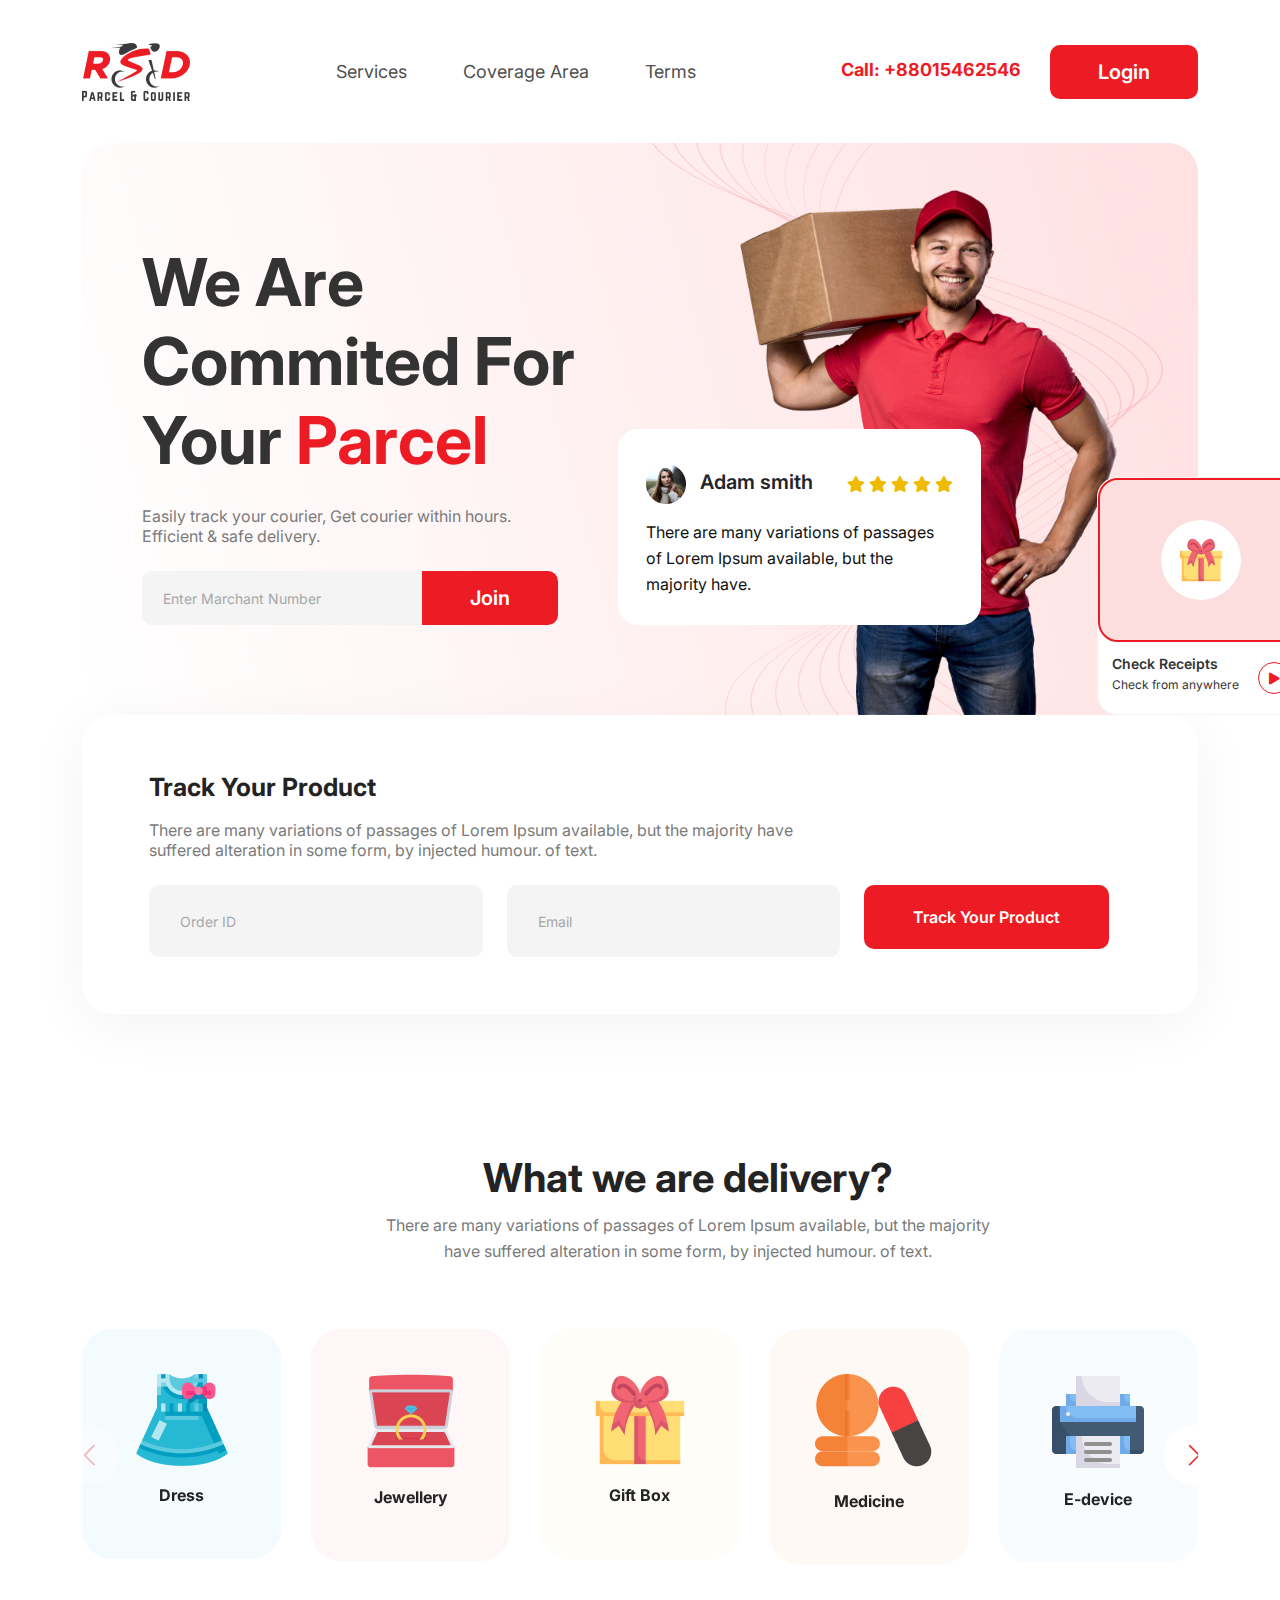
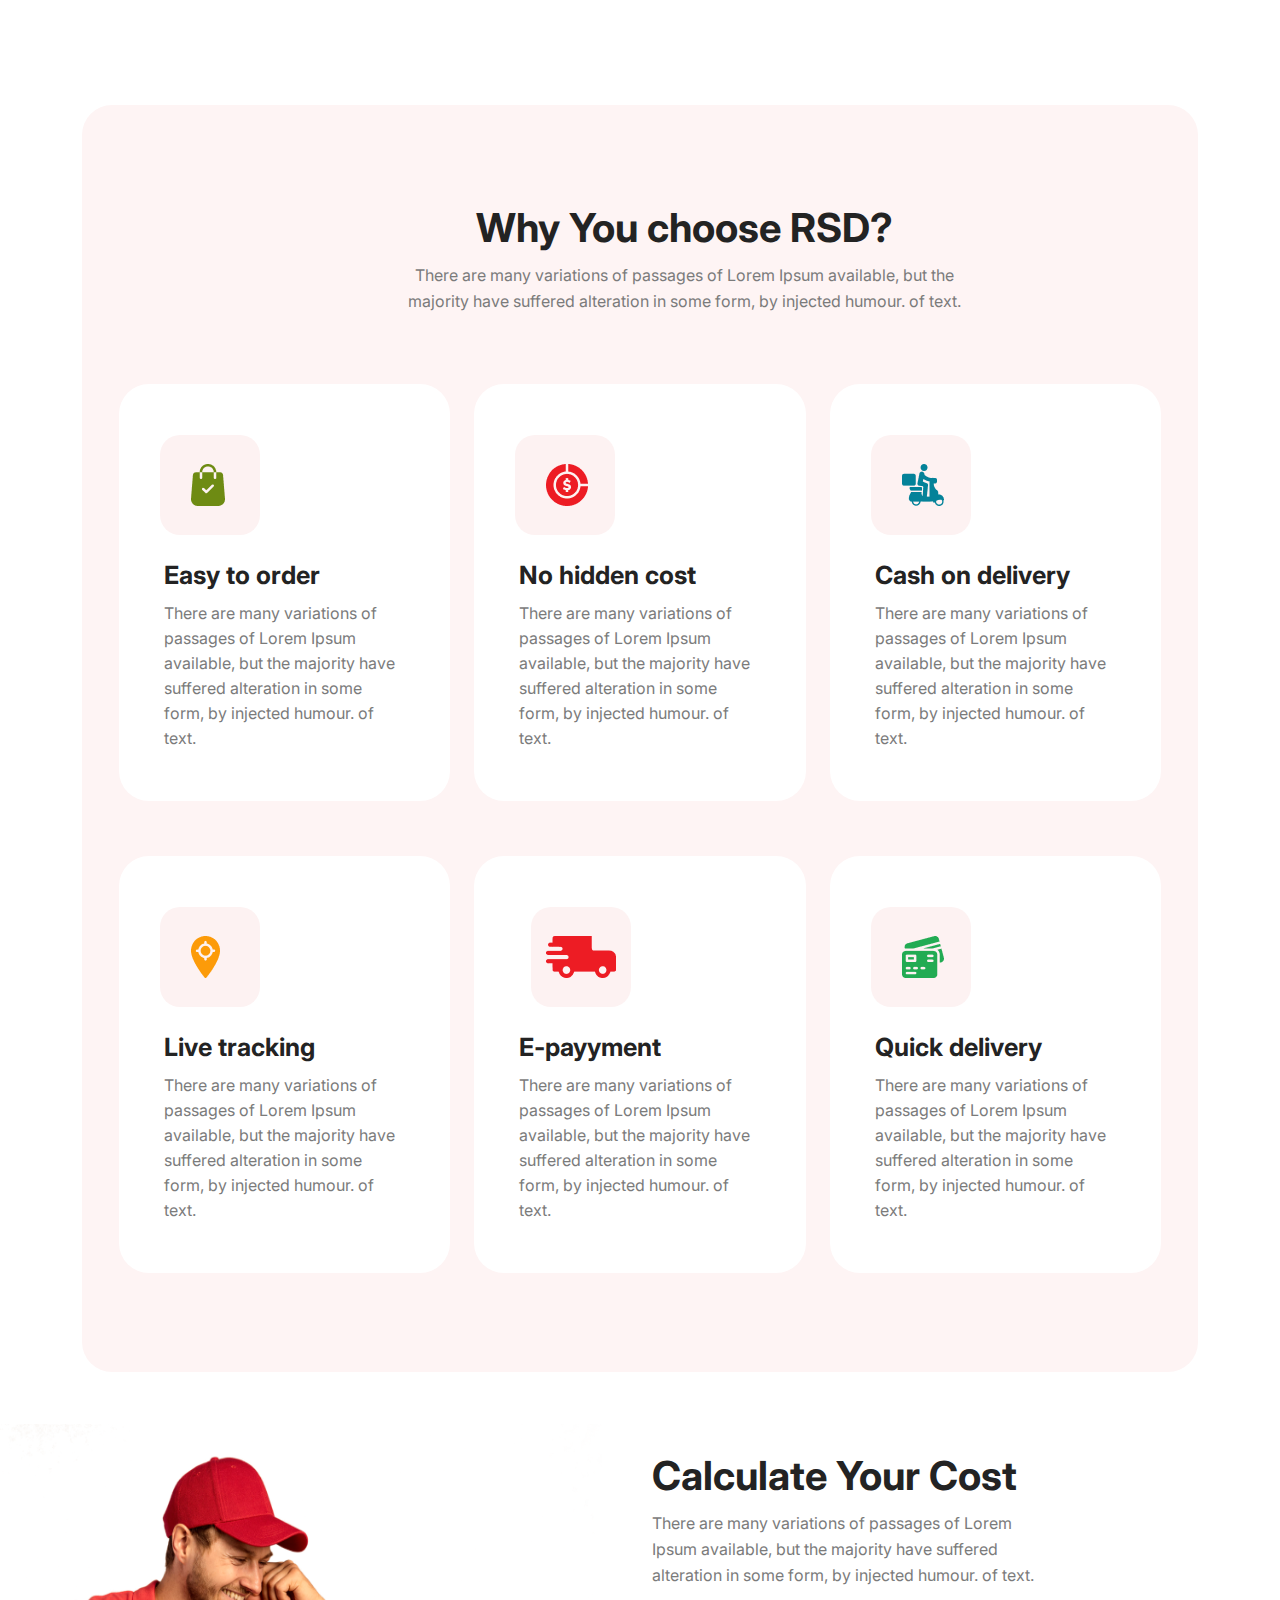
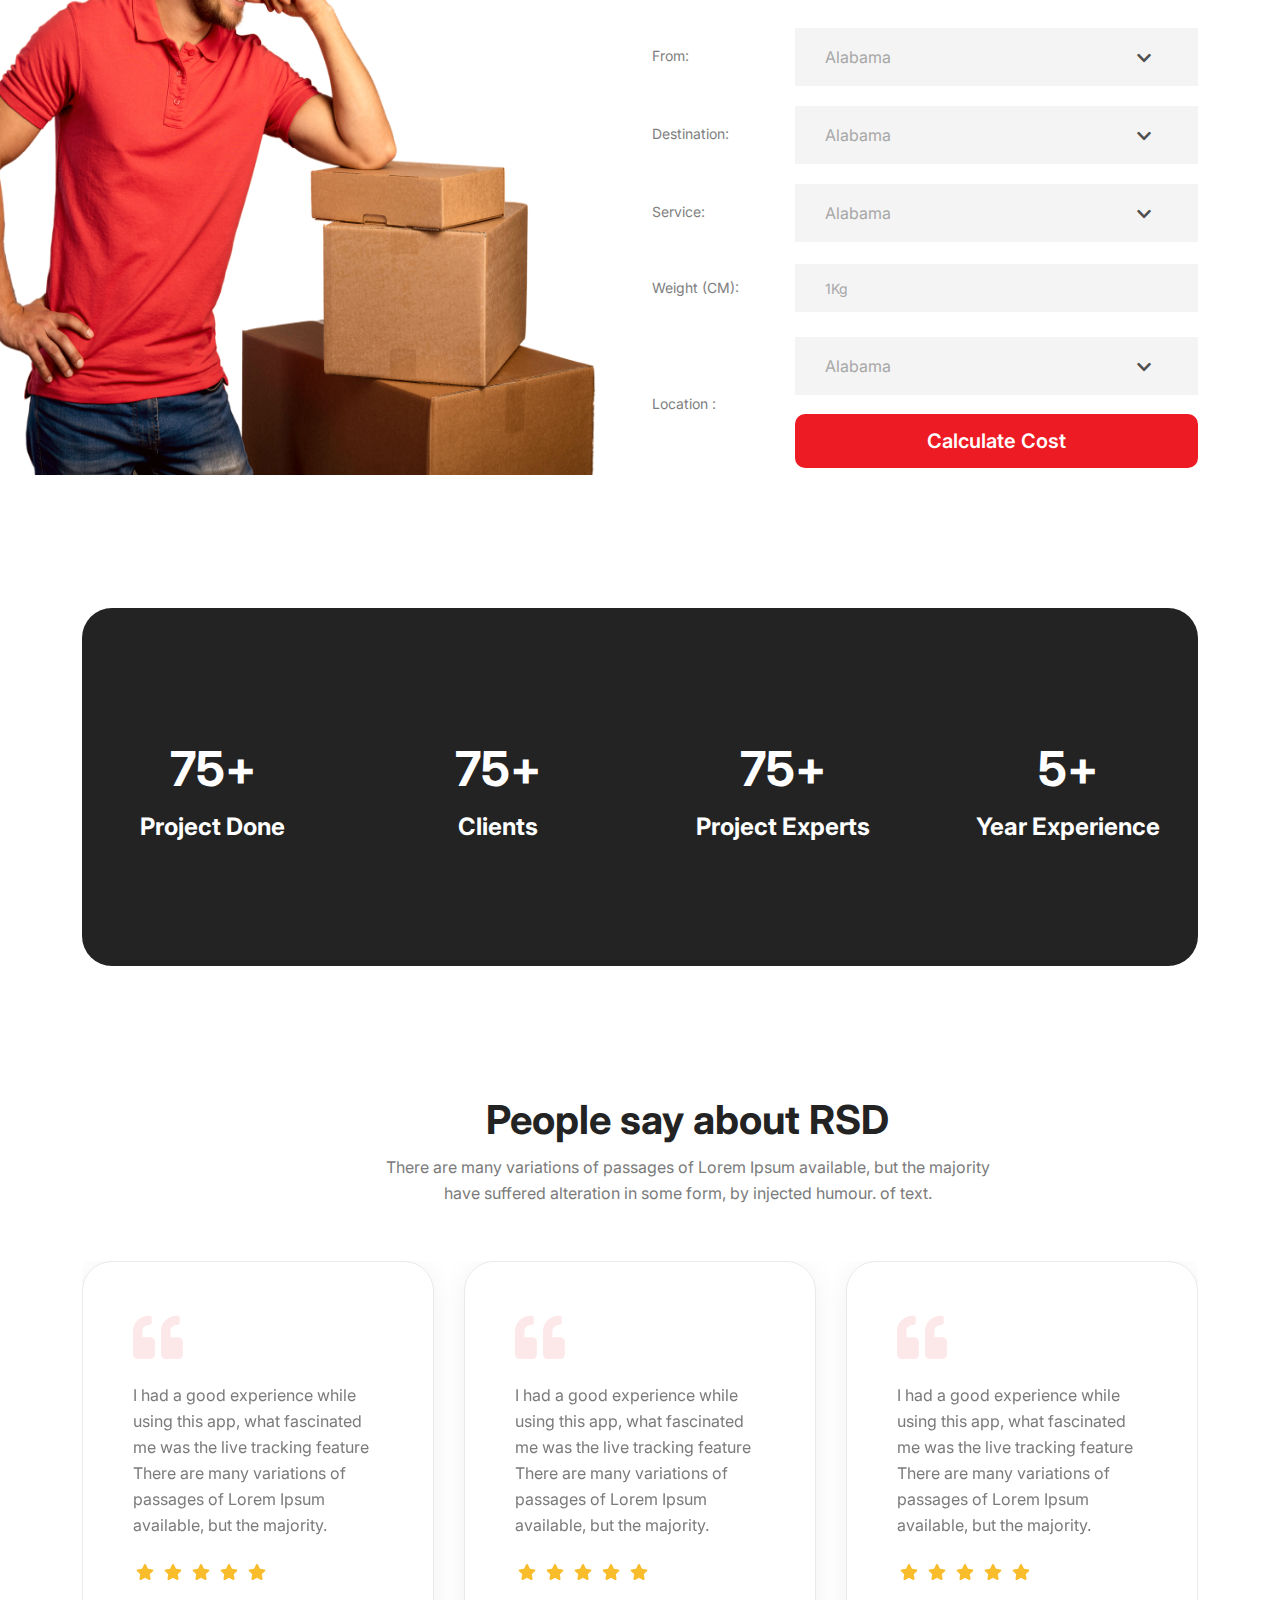
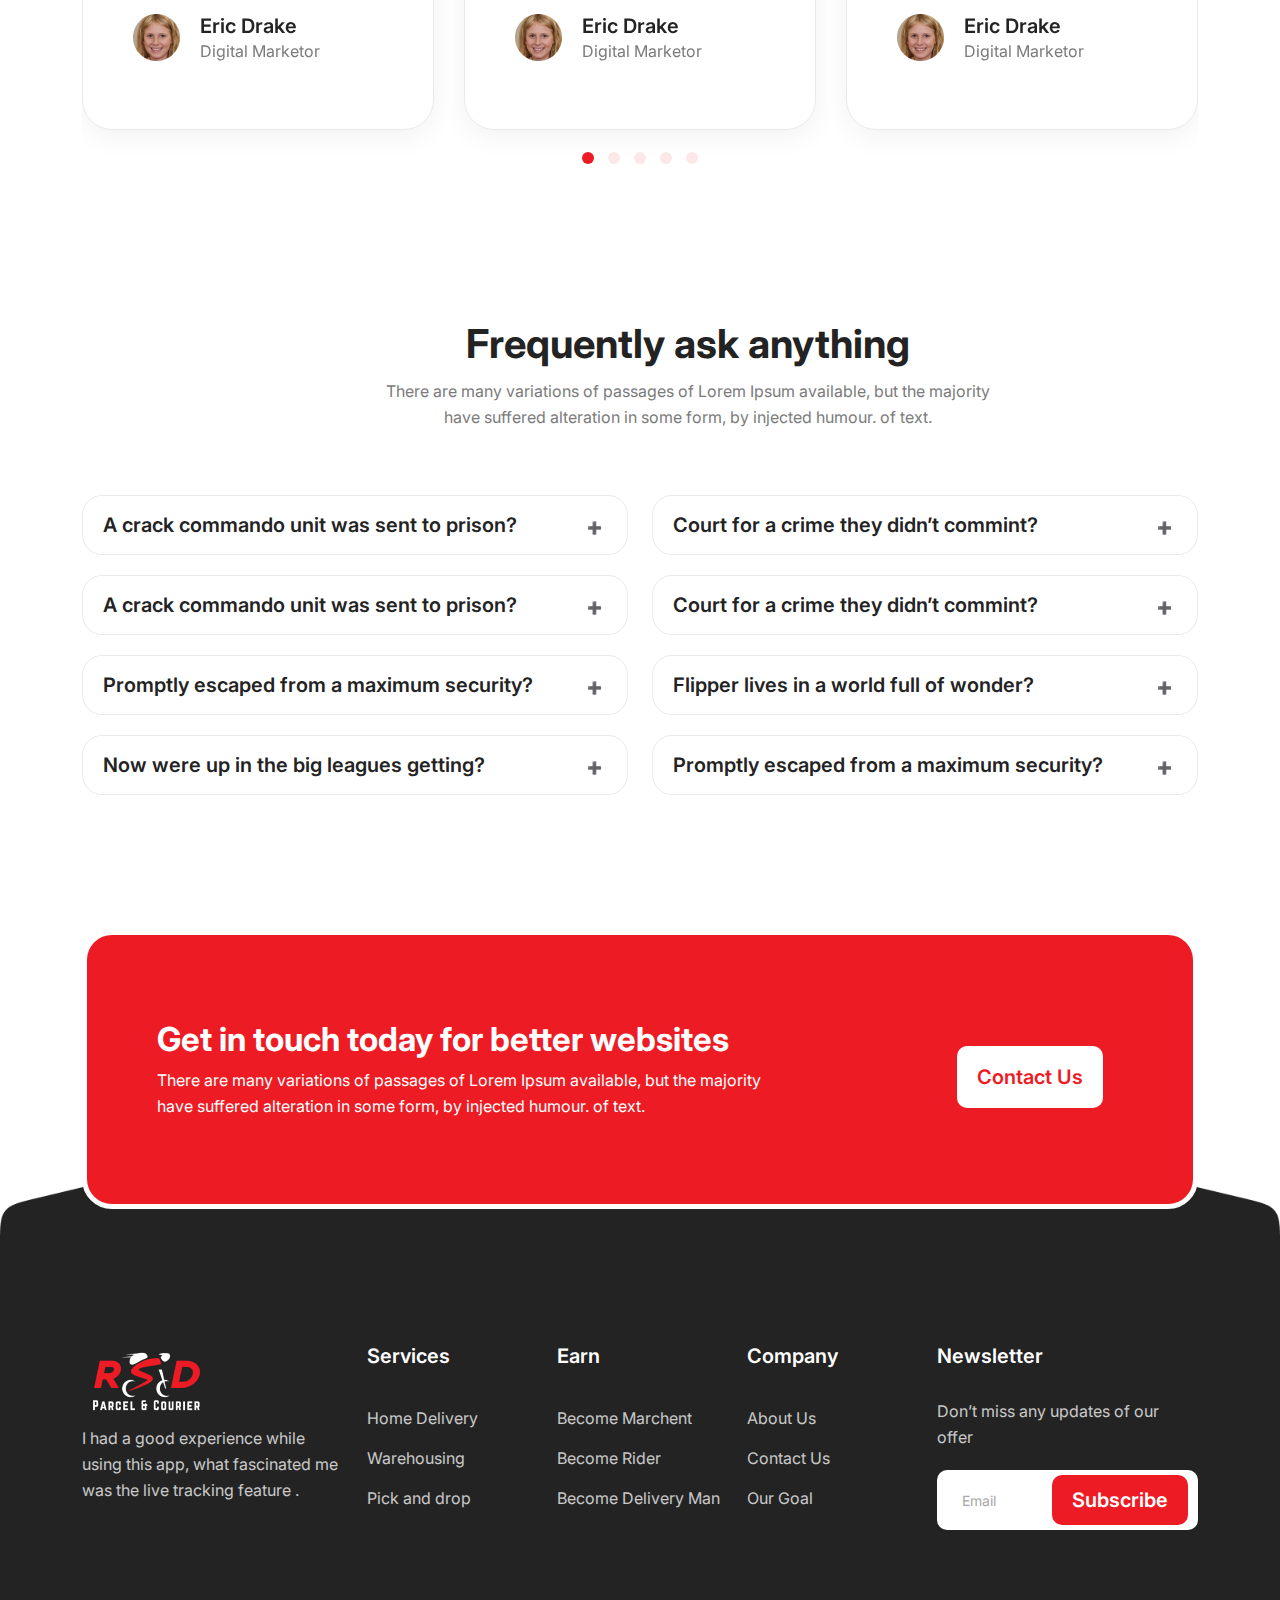
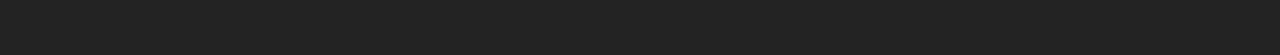
<file: index.html>
<!DOCTYPE html>
<html lang="en">
<head>
    <meta charset="UTF-8">
    <meta http-equiv="X-UA-Compatible" content="IE=edge">
    <meta name="viewport" content="width=device-width, initial-scale=1.0">
    <title>Home</title>
    <link rel="stylesheet" href="assets/css/fontAwesome.min.css">
    <link rel="stylesheet" href="assets/css/bootstrap5.min.css">
    <link rel="stylesheet" href="assets/css/swiper-bundle.min.css">
    <link rel="stylesheet" href="assets/css/animate.css">
    <link rel="stylesheet" href="./assets/css/select2.min.css">
    <link rel="stylesheet" href="assets/css/default.css">
    <link rel="stylesheet" href="assets/css/style.css">
    <link rel="stylesheet" href="assets/css/responsive.css">

</head>
<body>
<header>
  
  <!-- header section start here -->
  <div class="header_section">
    <div class="container">
      <div class="header_area">
         <div class="header_inner">
           <div class="header_left">
             <img src="assets/images/logo/logo.png" alt="header_logo">
           </div>
           <div class="header_menu">
             <ul>        
                <li><a href="#">Services</a></li>
               <li><a href="#">Coverage Area</a></li>
               <li><a href="#">Terms</a></li>
             </ul>
           </div>
           <div class="header_right">
             <span>Call: +88015462546</span>
             <button class="btn">Login</button>
           </div>
         </div>
      </div>
    </div>
  </div>
  <!-- header section ending here -->

  
  <!-- Mobile Menu Start Here -->
  <div class="mobile-menu">
      <div class="header-top">
          <div class="header-item">
              <div class="header-item-left">
                  <div class="header-logo myCustomLogo">
                      <a href="index.html"><img src="assets/images/logo/logo.png" alt="logo"></a>
                  </div>
              </div>
              <div class="header-item-right">
                <span>
                    <i class="fas fa-times"></i>
                    <i class="fa fa-bars" aria-hidden="true"></i> 
                </span>
            </div>
          </div>
      </div>
      <div class="header-bottom">
          <div class="header-menu">
              <ul>
              <li>
                <a href="men.html">Services</a>
                <!-- <ul>
                    <li><a href="#">Man SubCategory 1</a></li>
                    <li><a href="#">Man SubCategory 2</a></li>
                    <li><a href="#">Man SubCategory 3</a></li>
                  </ul> -->
              </li>
              <li><a href="#">Coverage Area</a></li>
              <li><a href="#">Terms</a></li>
            </ul>
          </div>
      </div>
  </div>
  <!-- Mobile Menu Ending Here -->
 

</header>

<main>
    <!-- Banner section start here -->
    <div class="banner_section">
      <div class="container">
        <div class="banner_area">
          <div class="row">
            <div class="col-md-6 col-12">
              <div class="banner_content">
                <h2>We Are Commited For Your <span class="pascal_color">Parcel</span></h2>
                <p>Easily track your courier, Get courier within hours. Efficient & safe delivery.</p>
                <form action="">
                  <input type="text" placeholder="Enter Marchant Number">
                  <button class="btn b-btn-join">Join</button>
                </form>
              </div>  
            </div>
            <div class="col-md-6 col-12">
              <div class="banner_image">
                <img src="assets/images//banner/banner.png" alt="bannerimage">
              </div>  
              <div class="banner_review">
                <div class="banner_review_left">
                    <div class="banner_review_top">
                      <div class="b_admin">
                        <img src="assets/images/logo/adminlogo.png" alt="images">
                        <span>Adam smith</span>
                      </div>
                      <div class="b_admin_start">
                        <i class="fas fa-star"></i>
                        <i class="fas fa-star"></i>
                        <i class="fas fa-star"></i>
                        <i class="fas fa-star"></i>
                        <i class="fas fa-star"></i>
                      </div>
                    </div>
                    <div class="banner_review_bottom">
                      <p>There are many variations of passages of Lorem Ipsum available, but the majority have.</p>
                    </div>
                </div>
                <div class="banner_review_right">
                  <div class="banner_gift_image">
                    <img src="assets/images/banner/giftbox.png" alt="iamge">
                  </div>
                  <div class="gift_img_footer">
                     <div class="gift_iamge_text">
                        <h4>Check Receipts</h4>
                        <h6>Check from anywhere</h6>
                     </div>
                     <div class="gift_image_icon">
                        <i class="fas fa-play"></i>
                     </div>
                  </div>
                </div>
              </div>
            </div>
          </div>
        </div>
      </div>
    </div>
    <!-- Banner section ending here -->
   
  
    <!-- responsive order review -->
    <div class="responsive_banner_review">  
      <div class="container">
        <div class="row justify-content-center">
          <div class="col-md-5 col-12">
            <div class="banner_review_left">
              <div class="banner_review_top">
                <div class="b_admin">
                  <img src="assets/images/logo/adminlogo.png" alt="images">
                  <span>Adam smith</span>
                </div>
                <div class="b_admin_start">
                  <i class="fas fa-star"></i>
                  <i class="fas fa-star"></i>
                  <i class="fas fa-star"></i>
                  <i class="fas fa-star"></i>
                  <i class="fas fa-star"></i>
                </div>
              </div>
              <div class="banner_review_bottom">
                <p>There are many variations of passages of Lorem Ipsum available, but the majority have.</p>
              </div>
          </div>
          </div>
          <div class="col-md-5 col-12">
            <div class="banner_review_right">
              <div class="banner_gift_image">
                <img src="assets/images/banner/giftbox.png" alt="iamge">
              </div>
              <div class="gift_img_footer">
                 <div class="gift_iamge_text">
                    <h4>Check Receipts</h4>
                    <h6>Check from anywhere</h6>
                 </div>
                 <div class="gift_image_icon">
                    <i class="fas fa-play"></i>
                 </div>
              </div>
            </div>
          </div>
        </div>
      </div>
    </div> 
    <!-- responsive order review -->
  
    
    <!-- treak product section start here -->
    <div class="track_product_section">
      <div class="container">
        <div class="track_product_area">
          <div class="track_product_header">
            <h2>Track Your Product</h2>
            <p>There are many variations of passages of Lorem Ipsum available, but the majority have suffered alteration in some form, by injected humour. of text.</p>
          </div>
         <div class="track_product_form">
          <form action="">
            <div class="row track_custom_row">
              <div class="col-xl-4 col-md-6 col-12">
                <input type="text" placeholder="Order ID">
              </div>
              <div class="col-xl-4 col-md-6 col-12">
                <input type="email" placeholder="Email">
              </div>
              <div class="col-xl-3 col-md-6 col-12">
                <div class="track_button">
                  <button class="btn trackbtn">Track Your Product</button>
                </div>
              </div>
            </div>
           </form>
         </div>
        </div>
      </div>
    </div>
    <!-- treak product section ending here -->
  
  
    <!-- delivery section start here -->
    <div class="deliver_section">
      <div class="container">
        <div class="delivery_area">
          <div class="row">
            <div class="col-md-7 offset-md-3 col-12">
              <div class="section-title text-center">
                <h3>What we are delivery?</h3>
                <p>There are many variations of passages of Lorem Ipsum available, but the majority have suffered alteration in some form, by injected humour. of text.</p>
              </div>
            </div>
          </div>
          <div class="deliver_slider">
            <div class="swiper delivery_slider">
              <div class="swiper-wrapper">
                <div class="swiper-slide delivery_slide">
                  <div class="delivery_item">
                    <img src="assets/images/delivery/d1.png" alt="image">
                    <h6>Dress</h6>
                  </div>
                </div>
                <div class="swiper-slide delivery_slide">
                  <div class="delivery_item">
                    <img src="assets/images/delivery/d2.png" alt="image">
                    <h6>Jewellery</h6>
                  </div>
                </div>
                <div class="swiper-slide delivery_slide">
                  <div class="delivery_item">
                    <img src="assets/images/delivery/d3.png" alt="image">
                    <h6>Gift Box</h6>
                  </div>
                </div>
                <div class="swiper-slide delivery_slide">
                  <div class="delivery_item">
                    <img src="assets/images/delivery/d4.png" alt="image">
                    <h6>Medicine</h6>
                  </div>
                </div>
                <div class="swiper-slide delivery_slide">
                  <div class="delivery_item">
                    <img src="assets/images/delivery/d5.png" alt="image">
                    <h6>E-device</h6>
                  </div>
                </div>
                <div class="swiper-slide delivery_slide">
                  <div class="delivery_item">
                    <img src="assets/images/delivery/d6.png" alt="image">
                    <h6>Dry Fruits</h6>
                  </div>
                </div>
                <div class="swiper-slide delivery_slide">
                  <div class="delivery_item">
                    <img src="assets/images/delivery/d1.png" alt="image">
                    <h6>Dress</h6>
                  </div>
                </div>
                <div class="swiper-slide delivery_slide">
                  <div class="delivery_item">
                    <img src="assets/images/delivery/d2.png" alt="image">
                    <h6>Jewellery</h6>
                  </div>
                </div>
                <div class="swiper-slide delivery_slide">
                  <div class="delivery_item">
                    <img src="assets/images/delivery/d3.png" alt="image">
                    <h6>Gift Box</h6>
                  </div>
                </div>
                
              </div>
              <div class="swiper-button-next"></div>
              <div class="swiper-button-prev"></div>
            </div>
          </div>
        </div>
      </div>
    </div>
    <!-- delivery section ending here -->
  
  
    <!-- services section start here -->
    <div class="services_section">
      <div class="container">
        <div class="services_area">
         <div class="service_title">
          <div class="row">
            <div class="col-md-7 offset-md-3 col-12">
              <div class="section-title text-center">
                <h3>Why You choose RSD?</h3>
                <p>There are many variations of passages of Lorem Ipsum available, but the majority have suffered alteration in some form, by injected humour. of text.</p>
              </div>
            </div>
          </div>
         </div>
         <div class="service_inner">
           <div class="row">
             <div class="col-xl-4 col-lg-4 col-md-6 col-12">
               <div class="service_item">
                  <div class="services_item_image">
                    <img src="assets/images/logo/r1.png" alt="logo" >
                  </div>
                 <h4>Easy to order</h4>
                 <p>There are many variations of passages of Lorem Ipsum available, but the majority have suffered alteration in some form, by injected humour. of text.</p>
               </div>
             </div>
             <div class="col-xl-4 col-lg-4 col-md-6 col-12">
              <div class="service_item">
                 <div class="services_item_image">
                   <img src="assets/images/logo/r2.png" alt="logo" >
                 </div>
                <h4>No hidden cost</h4>
                <p>There are many variations of passages of Lorem Ipsum available, but the majority have suffered alteration in some form, by injected humour. of text.</p>
              </div>
             </div>
             <div class="col-xl-4 col-lg-4 col-md-6 col-12">
              <div class="service_item">
                 <div class="services_item_image">
                   <img src="assets/images/logo/r3.png" alt="logo" >
                 </div>
                <h4>Cash on delivery</h4>
                <p>There are many variations of passages of Lorem Ipsum available, but the majority have suffered alteration in some form, by injected humour. of text.</p>
              </div>
             </div>
             <div class="col-xl-4 col-lg-4 col-md-6 col-12">
              <div class="service_item">
                 <div class="services_item_image">
                   <img src="assets/images/logo/r4.png" alt="logo" >
                 </div>
                <h4>Live tracking</h4>
                <p>There are many variations of passages of Lorem Ipsum available, but the majority have suffered alteration in some form, by injected humour. of text.</p>
              </div>
             </div>
             <div class="col-xl-4 col-lg-4 col-md-6 col-12">
              <div class="service_item">
                 <div class="services_item_image">
                   <img src="assets/images/logo/Vector.png" alt="logo" >
                 </div>
                <h4>E-payyment</h4>
                <p>There are many variations of passages of Lorem Ipsum available, but the majority have suffered alteration in some form, by injected humour. of text.</p>
              </div>
             </div>
             <div class="col-xl-4 col-lg-4 col-md-6 col-12">
              <div class="service_item">
                 <div class="services_item_image">
                   <img src="assets/images/logo/r5.png" alt="logo" >
                 </div>
                <h4>Quick delivery</h4>
                <p>There are many variations of passages of Lorem Ipsum available, but the majority have suffered alteration in some form, by injected humour. of text.</p>
              </div>
             </div>
           </div>
         </div>
        </div>
      </div>
    </div>
    <!-- services section end here -->
  
    
      <!-- CALCULATE AREA STARTS -->
      <section class="calculate-cost-area">
        <div class="cal-img-l">
          <img src="./assets/images/calculate/calculate-cost.png" alt="">
        </div>
      <div class="container">
        <div class="row ">
          <div class="offset-lg-6 col-lg-6">
            <div class="section-title pr-150">
              <h3>Calculate Your Cost</h3>
              <p>There are many variations of passages of Lorem Ipsum available, but the majority have suffered alteration in some form, by injected humour. of text.</p>
          </div>
            <div class="calculate-form">
                <form action="#">
                    <div class="row align-items-center ">
                      <div class="col-sm-3">
                        <div class="cal-items-left">
                          <label for="#c-from" class="form-label">From:</label>
                        </div>
                      </div>
                      <div class="col-sm-9">
                          <div class="cal-items-righ">
                            <select class="calculate-c-from" id="c-from" name="state">
                              <option value="AL">Alabama</option>
                              <option value="WY">Wyoming</option>
                            </select>
                          </div>
                      </div>
                    </div>
                    <div class="row align-items-center">
                      <div class="col-sm-3">
                        <div class="cal-items-left">
                          <label for="#c-destination" class="form-label">Destination:</label>
                        </div>
                      </div>
                      <div class="col-sm-9">
                          <div class="cal-items-righ">
                            <select class="calculate-c-from" id="c-destination" name="state">
                              <option value="AL">Alabama</option>
                              <option value="WY">Wyoming</option>
                            </select>
                          </div>
                      </div>
                    </div>
                    <div class="row align-items-center">
                      <div class="col-sm-3">
                        <div class="cal-items-left">
                          <label for="#c-service" class="form-label">Service:</label>
                        </div>
                      </div>
                      <div class="col-sm-9">
                          <div class="cal-items-righ">
                            <select class="calculate-c-from" id="c-service" name="state">
                              <option value="AL">Alabama</option>
                              <option value="WY">Wyoming</option>
                            </select>
                          </div>
                      </div>
                    </div>
                    <div class="row align-items-center">
                      <div class="col-sm-3">
                        <div class="cal-items-left">
                          <label for="#c-weight" class="form-label">Weight (CM):</label>
                        </div>
                      </div>
                      <div class="col-sm-9">
                          <div class="cal-items-righ">
                            <input type="text" name="" id="c-weight" placeholder="1Kg">
                          </div>
                      </div>
                    </div>
                    <div class="row align-items-center">
                      <div class="col-sm-3">
                        <div class="cal-items-left">
                          <label for="#c-location" class="form-label">Location :</label>
                        </div>
                      </div>
                      <div class="col-sm-9">
                          <div class="cal-items-righ">
                            <select class="calculate-c-from" id="c-location" name="state">
                              <option value="AL">Alabama</option>
                              <option value="WY">Wyoming</option>
                            </select>
                          </div>
                          <button type="submit" class="btn calculate">Calculate Cost</button>
                      </div>
                    </div>
                </form>
            </div>
  
          </div>
        </div>
  
      </div>
    </section>
  
  
      <!-- CALCULATE AREA ENDS -->
  
    <!-- PROJECTS COUNTER AREA STARTS  -->
    <div class="project-counter-area pt-140 pb-130" id="project_counter_id">
      <div class="container">
          <div class="row">
            <div class="col-md-12 col-sm-12" >
              <div class="project-counter-wrap">
                <div class="row">
                  <!-- Single items -->
                  <div class="col-md-3 col-sm-6 ">
                    <div class="project-counter-items mt-5 mt-sm-0 d-flex align-items-center flex-column">
                        <div class="count-items d-flex align-items-center">
                          <h3 class="counterup" data-number="350"></h3>
                          <span>+</span>
                        </div>
                        <span class="counter-details">
                          Project Done</span>
                    </div>
                  </div>
                  <!-- Single items -->
                  <!-- Single items -->
                  <div class="col-md-3 col-sm-6">
                    <div class="project-counter-items mt-5 mt-sm-0 d-flex align-items-center flex-column">
                        <div class="count-items d-flex align-items-center">
                          <h3 class="counterup" data-number="500"></h3>
                          <span>+</span>
                        </div>
                        <span class="counter-details">
                          Clients</span>
                    </div>
                  </div>
                  <!-- Single items -->
                  <!-- Single items -->
                  <div class="col-md-3 col-sm-6">
                    <div class="project-counter-items mt-5 mt-md-0 d-flex align-items-center flex-column">
                        <div class="count-items d-flex align-items-center">
                          <h3 class="counterup" data-number="700"></h3>
                          <span>+</span>
                        </div>
                        <span class="counter-details">
                          Project Experts</span>
                    </div>
                  </div>
                  <!-- Single items -->
                  <!-- Single items -->
                  <div class="col-md-3 col-sm-6">
                    <div class="project-counter-items mt-5  mt-md-0 d-flex align-items-center flex-column">
                        <div class="count-items d-flex align-items-center">
                          <h3 class="counterup" data-number="5"></h3>
                          <span>+</span>
                        </div>
                        <span class="counter-details">
                          Year Experience</span>
                    </div>
                  </div>
                  <!-- Single items -->
                </div>
              </div>
            </div>
          </div>
      </div>
    </div>
    <!-- PROJECTS COUNTER AREA ENDS -->
     
   
     <!-- TESTIMONIAL AREA STARTS -->
     <section class="testimonial-area mb-190">
      <div class="container">
        <div class="row">
          <div class="col-md-7 offset-md-3">
            <div class="section-title text-center">
                <h3>People say about RSD</h3>
                <p>There are many variations of passages of Lorem Ipsum available, but the majority have suffered alteration in some form, by injected humour. of text.</p>
            </div>
        </div>
        </div>
        <div class="row">
            <div class="col-md-12">
              <div class="swiper testimonial-swip mt-40">
                <div class="swiper-wrapper">
                    <!-- single-item -->
                    <div class="swiper-slide">
  
                      <div class="card" >
                        <div class="card-body">
                          <h5 class="card-title"><i class="fas fa-quote-left"></i></h5>
                        
                          <p class="card-text">I had a good experience while using this app, what fascinated me was the live tracking feature There are many variations of passages of Lorem Ipsum available, but the majority.</p>
                          <ul class="review-star">
                            <li><i class="fas fa-star"></i></li>
                            <li><i class="fas fa-star"></i></li>
                            <li><i class="fas fa-star"></i></li>
                            <li><i class="fas fa-star"></i></li>
                            <li><i class="fas fa-star"></i></li>
                          </ul>
                          <div class="review-author-info d-flex mt-30">
                              <div class="r-a-img">
                                <img src="./assets/images/testimonial/pic-1.png" alt="">
                              </div>
                              <div class="r-a-details">
                                <h4>Eric Drake</h4>
                                <p>Digital Marketor</p>
                              </div>
                          </div>
                        </div>
                      </div>
    
                    </div>
                    <!-- single-item -->
                    <!-- single-item -->
                    <div class="swiper-slide">
  
                      <div class="card" >
                        <div class="card-body">
                          <h5 class="card-title"><i class="fas fa-quote-left"></i></h5>
                        
                          <p class="card-text">I had a good experience while using this app, what fascinated me was the live tracking feature There are many variations of passages of Lorem Ipsum available, but the majority.</p>
                          <ul class="review-star">
                            <li><i class="fas fa-star"></i></li>
                            <li><i class="fas fa-star"></i></li>
                            <li><i class="fas fa-star"></i></li>
                            <li><i class="fas fa-star"></i></li>
                            <li><i class="fas fa-star"></i></li>
                          </ul>
                          <div class="review-author-info d-flex mt-30">
                              <div class="r-a-img">
                                <img src="./assets/images/testimonial/pic-1.png" alt="">
                              </div>
                              <div class="r-a-details">
                                <h4>Eric Drake</h4>
                                <p>Digital Marketor</p>
                              </div>
                          </div>
                        </div>
                      </div>
    
                    </div>
                    <!-- single-item -->
                    <!-- single-item -->
                    <div class="swiper-slide">
  
                      <div class="card" >
                        <div class="card-body">
                          <h5 class="card-title"><i class="fas fa-quote-left"></i></h5>
                        
                          <p class="card-text">I had a good experience while using this app, what fascinated me was the live tracking feature There are many variations of passages of Lorem Ipsum available, but the majority.</p>
                          <ul class="review-star">
                            <li><i class="fas fa-star"></i></li>
                            <li><i class="fas fa-star"></i></li>
                            <li><i class="fas fa-star"></i></li>
                            <li><i class="fas fa-star"></i></li>
                            <li><i class="fas fa-star"></i></li>
                          </ul>
                          <div class="review-author-info d-flex mt-30">
                              <div class="r-a-img">
                                <img src="./assets/images/testimonial/pic-1.png" alt="">
                              </div>
                              <div class="r-a-details">
                                <h4>Eric Drake</h4>
                                <p>Digital Marketor</p>
                              </div>
                          </div>
                        </div>
                      </div>
    
                    </div>
                    <!-- single-item -->
                    <!-- single-item -->
                    <div class="swiper-slide">
  
                      <div class="card" >
                        <div class="card-body">
                          <h5 class="card-title"><i class="fas fa-quote-left"></i></h5>
                        
                          <p class="card-text">I had a good experience while using this app, what fascinated me was the live tracking feature There are many variations of passages of Lorem Ipsum available, but the majority.</p>
                          <ul class="review-star">
                            <li><i class="fas fa-star"></i></li>
                            <li><i class="fas fa-star"></i></li>
                            <li><i class="fas fa-star"></i></li>
                            <li><i class="fas fa-star"></i></li>
                            <li><i class="fas fa-star"></i></li>
                          </ul>
                          <div class="review-author-info d-flex mt-30">
                              <div class="r-a-img">
                                <img src="./assets/images/testimonial/pic-1.png" alt="">
                              </div>
                              <div class="r-a-details">
                                <h4>Eric Drake</h4>
                                <p>Digital Marketor</p>
                              </div>
                          </div>
                        </div>
                      </div>
    
                    </div>
                    <!-- single-item -->
                    <!-- single-item -->
                    <div class="swiper-slide">
  
                      <div class="card" >
                        <div class="card-body">
                          <h5 class="card-title"><i class="fas fa-quote-left"></i></h5>
                        
                          <p class="card-text">I had a good experience while using this app, what fascinated me was the live tracking feature There are many variations of passages of Lorem Ipsum available, but the majority.</p>
                          <ul class="review-star">
                            <li><i class="fas fa-star"></i></li>
                            <li><i class="fas fa-star"></i></li>
                            <li><i class="fas fa-star"></i></li>
                            <li><i class="fas fa-star"></i></li>
                            <li><i class="fas fa-star"></i></li>
                          </ul>
                          <div class="review-author-info d-flex mt-30">
                              <div class="r-a-img">
                                <img src="./assets/images/testimonial/pic-1.png" alt="">
                              </div>
                              <div class="r-a-details">
                                <h4>Eric Drake</h4>
                                <p>Digital Marketor</p>
                              </div>
                          </div>
                        </div>
                      </div>
    
                    </div>
                    <!-- single-item -->
                    <!-- single-item -->
                    <div class="swiper-slide">
  
                      <div class="card" >
                        <div class="card-body">
                          <h5 class="card-title"><i class="fas fa-quote-left"></i></h5>
                        
                          <p class="card-text">I had a good experience while using this app, what fascinated me was the live tracking feature There are many variations of passages of Lorem Ipsum available, but the majority.</p>
                          <ul class="review-star">
                            <li><i class="fas fa-star"></i></li>
                            <li><i class="fas fa-star"></i></li>
                            <li><i class="fas fa-star"></i></li>
                            <li><i class="fas fa-star"></i></li>
                            <li><i class="fas fa-star"></i></li>
                          </ul>
                          <div class="review-author-info d-flex mt-30">
                              <div class="r-a-img">
                                <img src="./assets/images/testimonial/pic-1.png" alt="">
                              </div>
                              <div class="r-a-details">
                                <h4>Eric Drake</h4>
                                <p>Digital Marketor</p>
                              </div>
                          </div>
                        </div>
                      </div>
    
                    </div>
                    <!-- single-item -->
                    <!-- single-item -->
                    <div class="swiper-slide">
  
                      <div class="card" >
                        <div class="card-body">
                          <h5 class="card-title"><i class="fas fa-quote-left"></i></h5>
                        
                          <p class="card-text">I had a good experience while using this app, what fascinated me was the live tracking feature There are many variations of passages of Lorem Ipsum available, but the majority.</p>
                          <ul class="review-star">
                            <li><i class="fas fa-star"></i></li>
                            <li><i class="fas fa-star"></i></li>
                            <li><i class="fas fa-star"></i></li>
                            <li><i class="fas fa-star"></i></li>
                            <li><i class="fas fa-star"></i></li>
                          </ul>
                          <div class="review-author-info d-flex mt-30">
                              <div class="r-a-img">
                                <img src="./assets/images/testimonial/pic-1.png" alt="">
                              </div>
                              <div class="r-a-details">
                                <h4>Eric Drake</h4>
                                <p>Digital Marketor</p>
                              </div>
                          </div>
                        </div>
                      </div>
    
                    </div>
                    <!-- single-item -->
                
                </div>
                <div class="swiper-pagination"></div>
              </div>
            </div>
        </div>
      </div>
    </section>
  
    <!-- TESTIMONIAL AREA ENDS -->
  <!-- FREQUENTLY ASK -->
  <section class="frequently-ask-area">
    <div class="container">
      <div class="row">
        <div class="col-md-7 offset-md-3">
            <div class="section-title text-center">
                <h3>Frequently ask anything</h3>
                <p>There are many variations of passages of Lorem Ipsum available, but the majority have suffered alteration in some form, by injected humour. of text.</p>
            </div>
        </div>
      </div>
      <div class="row">
        <div class="col-md-12">
          <div class="question-ans mt-30">
            <div class="row">
              <div class="col-md-6">
                  <div class="question">
                    <div class="accordion" id="accordionExample">
                      <div class="accordion-item">
                        <h2 class="accordion-header" id="headingOne">
                          <button class="accordion-button collapsed" type="button" data-bs-toggle="collapse" data-bs-target="#collapseOne" aria-expanded="false" aria-controls="collapseOne">
                            A crack commando unit was sent to prison?
                          </button>
                        </h2>
                        <div id="collapseOne" class="accordion-collapse collapse" aria-labelledby="headingOne" data-bs-parent="#accordionExample">
                          <div class="accordion-body">
                            There are many variations of passages of Lorem Ipsum available, but the majority have suffered alteration in some form, by injected humour, or randomised words which don't look even slightly believable.
                          </div>
                        </div>
                      </div>
                        <div class="accordion-item">
                          <h2 class="accordion-header" id="headingTwo">
                            <button class="accordion-button collapsed" type="button" data-bs-toggle="collapse" data-bs-target="#collapseTwo" aria-expanded="false" aria-controls="collapseTwo">
                              A crack commando unit was sent to prison?
                            </button>
                          </h2>
                          <div id="collapseTwo" class="accordion-collapse collapse" aria-labelledby="headingTwo" data-bs-parent="#accordionExample">
                            <div class="accordion-body">
                              There are many variations of passages of Lorem Ipsum available, but the majority have suffered alteration in some form, by injected humour, or randomised words which don't look even slightly believable.
                            </div>
                          </div>
                        </div>
                        <div class="accordion-item">
                          <h2 class="accordion-header" id="headingThree">
                            <button class="accordion-button collapsed" type="button" data-bs-toggle="collapse" data-bs-target="#collapseThree" aria-expanded="false" aria-controls="collapseThree">
                              Promptly escaped from a maximum security?
                            </button>
                          </h2>
                          <div id="collapseThree" class="accordion-collapse collapse" aria-labelledby="headingThree" data-bs-parent="#accordionExample">
                            <div class="accordion-body">
                              There are many variations of passages of Lorem Ipsum available, but the majority have suffered alteration in some form, by injected humour, or randomised words which don't look even slightly believable.
                            </div>
                          </div>
                        </div>
                        <div class="accordion-item">
                          <h2 class="accordion-header" id="headingThreee">
                            <button class="accordion-button collapsed" type="button" data-bs-toggle="collapse" data-bs-target="#collapseThreee" aria-expanded="false" aria-controls="collapseThreee">
                              Now were up in the big leagues getting?
                            </button>
                          </h2>
                          <div id="collapseThreee" class="accordion-collapse collapse" aria-labelledby="headingThreee" data-bs-parent="#accordionExample">
                            <div class="accordion-body">
                              There are many variations of passages of Lorem Ipsum available, but the majority have suffered alteration in some form, by injected humour, or randomised words which don't look even slightly believable.
                            </div>
                          </div>
                        </div>
                      </div>
                  </div>
              </div>
              <div class="col-md-6">
                  <div class="question">
                    <div class="accordion" id="accordionExample">
                      <div class="accordion-item">
                        <h2 class="accordion-header" id="headingfour">
                          <button class="accordion-button collapsed" type="button" data-bs-toggle="collapse" data-bs-target="#collapsefour" aria-expanded="false" aria-controls="collapsefour">
                            Court for a crime they didn’t commint?
                          </button>
                        </h2>
                        <div id="collapsefour" class="accordion-collapse collapse" aria-labelledby="headingfour" data-bs-parent="#accordionExample">
                          <div class="accordion-body">
                       There are many variations of passages of Lorem Ipsum available, but the majority have suffered alteration in some form, by injected humour, or randomised words which don't look even slightly believable.
                          </div>
                        </div>
                      </div>
                      <div class="accordion-item">
                        <h2 class="accordion-header" id="headingFive">
                          <button class="accordion-button collapsed" type="button" data-bs-toggle="collapse" data-bs-target="#collapseFive" aria-expanded="false" aria-controls="collapseFive">
                            Court for a crime they didn’t commint?
                          </button>
                        </h2>
                        <div id="collapseFive" class="accordion-collapse collapse" aria-labelledby="headingFive" data-bs-parent="#accordionExample">
                          <div class="accordion-body">
                          There are many variations of passages of Lorem Ipsum available, but the majority have suffered alteration in some form, by injected humour, or randomised words which don't look even slightly believable.
                          </div>
                        </div>
                      </div>
                      <div class="accordion-item">
                        <h2 class="accordion-header" id="headingSix">
                          <button class="accordion-button collapsed" type="button" data-bs-toggle="collapse" data-bs-target="#collapseSix" aria-expanded="false" aria-controls="collapseSix">
                            Flipper lives in a world full of wonder?
                          </button>
                        </h2>
                        <div id="collapseSix" class="accordion-collapse collapse" aria-labelledby="headingSix" data-bs-parent="#accordionExample">
                          <div class="accordion-body">
                           There are many variations of passages of Lorem Ipsum available, but the majority have suffered alteration in some form, by injected humour, or randomised words which don't look even slightly believable.
                          </div>
                        </div>
                      </div>
                      <div class="accordion-item">
                        <h2 class="accordion-header" id="headingSixs">
                          <button class="accordion-button collapsed" type="button" data-bs-toggle="collapse" data-bs-target="#collapseSixs" aria-expanded="false" aria-controls="collapseSixs">
                            Promptly escaped from a maximum security?
                          </button>
                        </h2>
                        <div id="collapseSixs" class="accordion-collapse collapse" aria-labelledby="headingSixs" data-bs-parent="#accordionExample">
                          <div class="accordion-body">
                           There are many variations of passages of Lorem Ipsum available, but the majority have suffered alteration in some form, by injected humour, or randomised words which don't look even slightly believable.
                          </div>
                        </div>
                      </div>
                    </div>
                  </div>
              </div>
            </div>
          </div>
        </div>
      </div>
  
      
    </div>
  </section>
  <!-- FREQUENTLY ASK -->
</main>

 <!-- FOOTER START -->
 <footer>
  <div class="footer-area mt-260">
    <div class="footer-top">
      <div class="container">
        <div class="row ">
            <div class="col-md-12">
                <div class="footer-top-section">
                  <div class="row align-items-center ">
                    <div class="col-md-8">
                      <div class="footer-top-info">
                          <h3>Get in touch today for better websites</h3>
                          <p>There are many variations of passages of Lorem Ipsum available, but the majority have suffered alteration in some form, by injected humour. of text.</p>
                      </div>
                  </div>
                  <div class="col-md-4">
                    <div class="footer-top-right text-center text-lg-end">
                       <a href="#" class="btn btnf">Contact Us</a>
                    </div>
                  </div>
                  </div>
                </div>
            </div>
        </div>
      </div>
    </div>
    <div class="footer-bottom pb-125 pt-135">
      <div class="container">
        <div class="row justify-content-center">
            <div class="col-md-12 col-sm-12" >
              <div class="footer-widget-secton">
                <div class="row justify-content-center">
                  <!-- single section -->
                <div class="col-lg-5 col-xl-3 col-sm-5">
                  <div class="footer-widget">
                      <div class="flogo-img">
                        <img src="./assets/images/logo/logo-2.png" alt="">
                      </div>
                      <p>I had a good experience while using this app, what fascinated me was the live tracking feature .</p>
                    </div>
                </div>
               <!-- single section -->
               <!-- single section -->
               <div class="col-lg-2 col-xl-2 col-sm-3 ">
                  <div class="footer-widget mt-5 mt-sm-0">
                    <h3>Services</h3>
                     <ul class="footer-info">
                       <li><a href="#">Home Delivery</a></li>
                       <li><a href="#"> Warehousing</a></li>
                       <li><a href="#">Pick and drop</a></li>
                     </ul>
                    </div>
                </div>
               <!-- single section -->
               <!-- single section -->
               <div class="col-lg-3 col-xl-2 col-sm-4 ">
                  <div class="footer-widget mt-5 mt-sm-0">
                    <h3>Earn</h3>
                     <ul class="footer-info">
                       <li><a href="#">Become Marchent</a></li>
                       <li> <a href="#">Become Rider</a></li>
                       <li><a href="#">Become Delivery Man</a></li>
                     </ul>
                    </div>
                </div>
               <!-- single section -->

               <!-- single section -->
               <div class="col-lg-2 col-xl-2 col-sm-3 ">
                  <div class="footer-widget mt-5 mt-lg-0">
                    <h3>Company</h3>
                     <ul class="footer-info">
                       <li><a href="#">About Us</a></li>
                       <li> <a href="#">Contact Us</a></li>
                       <li><a href="#">Our Goal</a></li>
                     </ul>
                    </div>
                </div>
               <!-- single section -->

               <!-- single section -->
               <div class="col-lg-6 col-xl-3 col-sm-7 ">
                  <div class="footer-widget mt-5 mt-xl-0  text-lg-center text-xl-start">
                    <h3>Newsletter</h3>
                     <p>Don’t miss any updates of our offer</p>
                     <form action="#" class="f-subscribe">
                        <input type="email" placeholder="Email" name="email">
                        <button class="btn" type="submit">Subscribe</button>
                     </form>
                    </div>
                </div>
               <!-- single section -->
            
                </div>
             </div>
            </div>
        </div>
      </div>
    </div>
  </div>
</footer>
<!-- FOOTER ENDS -->




  <!-- Js heres -->
  <script src="assets/js/jquery-3.6.0.min.js"></script>
  <script src="assets/js/bootstrap5.min.js"></script>
  <script src="assets/js/swiper-bundle.min.js"></script>
  <script src="assets/js/wow.min.js"></script>
  <script src="./assets/js/select2.min.js"></script>
  <script src="assets/js/script.js"></script>

</body>
</html>
</file>
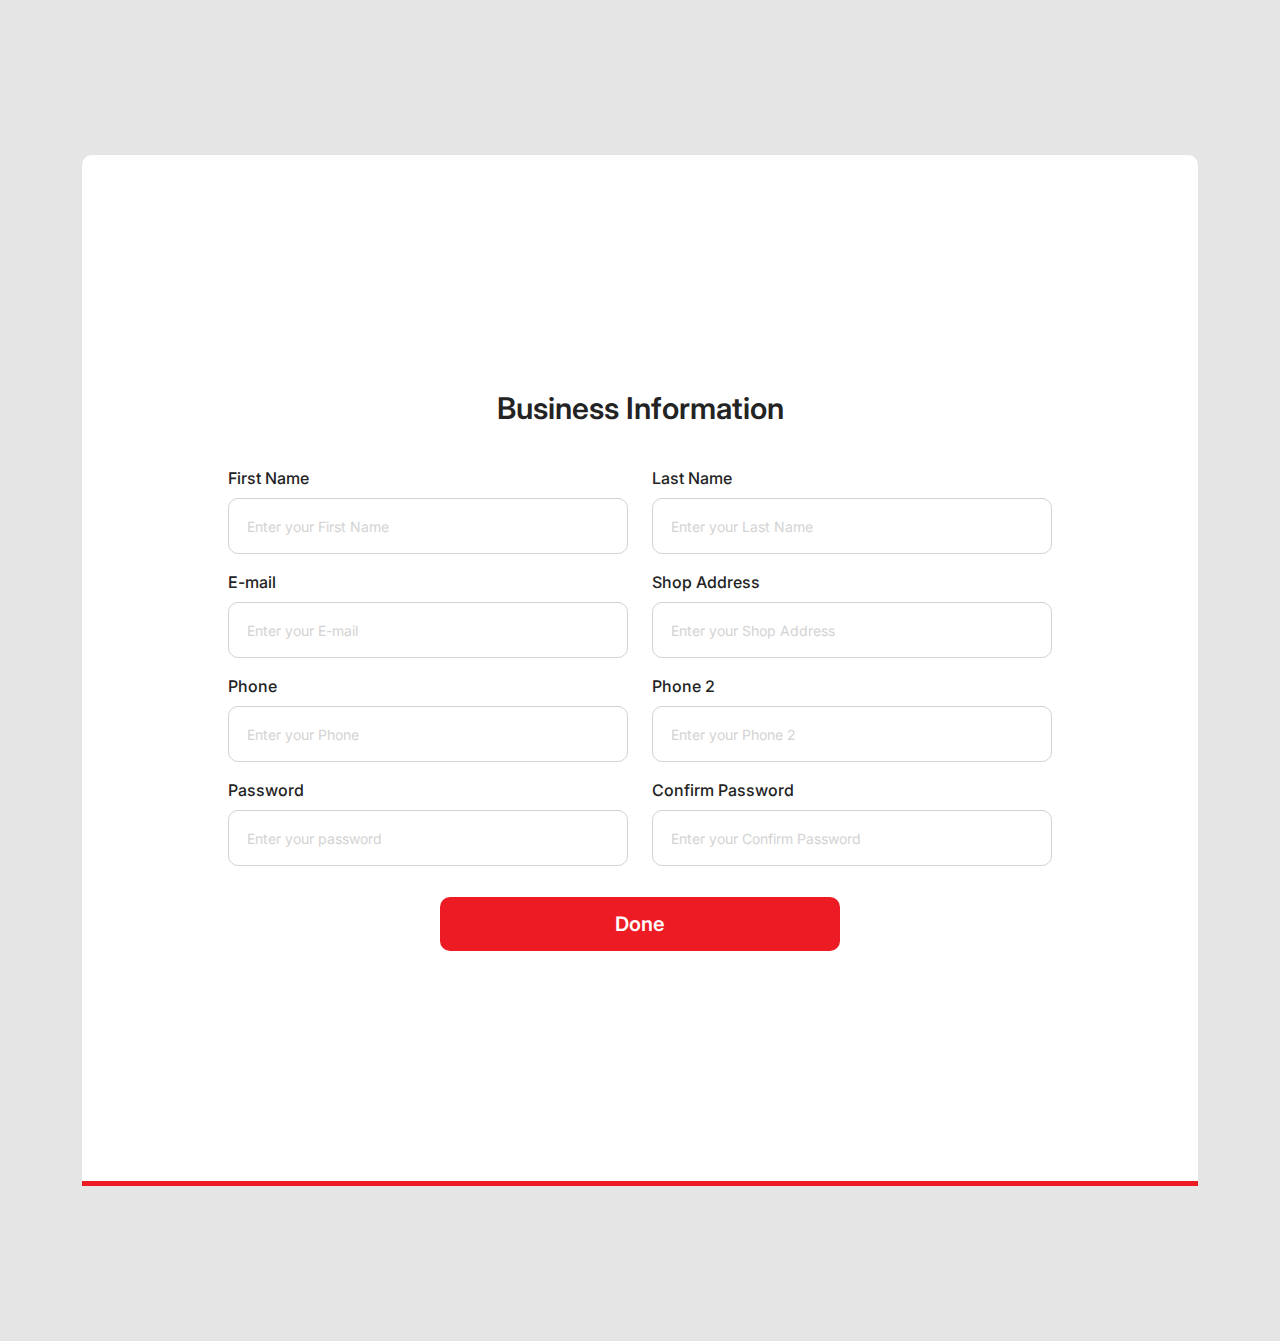
<file: business-information.html>
<!DOCTYPE html>
<html lang="en">
<head>
    <meta charset="UTF-8">
    <meta http-equiv="X-UA-Compatible" content="IE=edge">
    <meta name="viewport" content="width=device-width, initial-scale=1.0">
    <title>Business Information</title>
    <link rel="stylesheet" href="assets/css/fontAwesome.min.css">
    <link rel="stylesheet" href="assets/css/bootstrap5.min.css">
    <link rel="stylesheet" href="assets/css/swiper-bundle.min.css">
    <link rel="stylesheet" href="assets/css/animate.css">
    <link rel="stylesheet" href="./assets/css/select2.min.css">
    <link rel="stylesheet" href="assets/css/default.css">
    <link rel="stylesheet" href="assets/css/style.css">
    <link rel="stylesheet" href="assets/css/responsive.css">

</head>
<body>

    <section class="create-account-area">
      <div class="container">
        <div class="row">
          <div class="col-md-12">
            <div class="create-account-wrapper reset-password business-info">
              <h4>Business Information</h4>
              <div class="reset-password-form">
                <form>
                  <div class="row justify-content-center">
                    <div class="col-md-6">
                      <div class="mb-3 text-start">
                        <label for="current_password" class="form-label ">First Name</label>
                        <input type="text" placeholder="Enter your First Name" class="form-control" id="current_password">
                      </div>
                      <div class="mb-3 text-start">
                        <label for="current_password" class="form-label">E-mail</label>
                        <input type="email" placeholder="Enter your E-mail" class="form-control" id="current_password">
                      </div>
                      <div class="mb-3 text-start">
                        <label for="current_password" class="form-label">Phone</label>
                        <input type="tel" placeholder="Enter your Phone" class="form-control" id="current_password">
                      </div>
                      <div class="mb-3 text-start">
                        <label for="current_password" class="form-label ">Password</label>
                        <input type="password" placeholder="Enter your password" class="form-control" id="current_password">
                      </div>
                    </div>
                    <div class="col-md-6">
                     
                      <div class="mb-3 text-start">
                        <label for="current_password" class="form-label">Last Name</label>
                        <input type="text" placeholder="Enter your Last Name" class="form-control" id="current_password">
                      </div>
                      <div class="mb-3 text-start">
                        <label for="current_password" class="form-label">Shop Address</label>
                        <input type="text" placeholder="Enter your Shop Address" class="form-control" id="current_password">
                      </div>
                      <div class="mb-3 text-start">
                        <label for="current_password" class="form-label">Phone 2</label>
                        <input type="tel" placeholder="Enter your Phone 2" class="form-control" id="current_password">
                      </div>
                      <div class="mb-3 text-start">
                        <label for="current_password" class="form-label">Confirm Password</label>
                        <input type="password" placeholder="Enter your Confirm Password" class="form-control" id="current_password">
                      </div>
                    </div>
                  </div>
                
                  <button type="submit" class="btn">Done</button>
                </form>
              </div>
             
             
            </div>
          </div>
        </div>
      </div>
    </section>




  <!-- Js heres -->
  <script src="assets/js/jquery-3.6.0.min.js"></script>
  <script src="assets/js/bootstrap5.min.js"></script>
  <script src="assets/js/swiper-bundle.min.js"></script>
  <script src="assets/js/wow.min.js"></script>
  <script src="./assets/js/select2.min.js"></script>
  <script src="assets/js/script.js"></script>

</body>
</html>
</file>
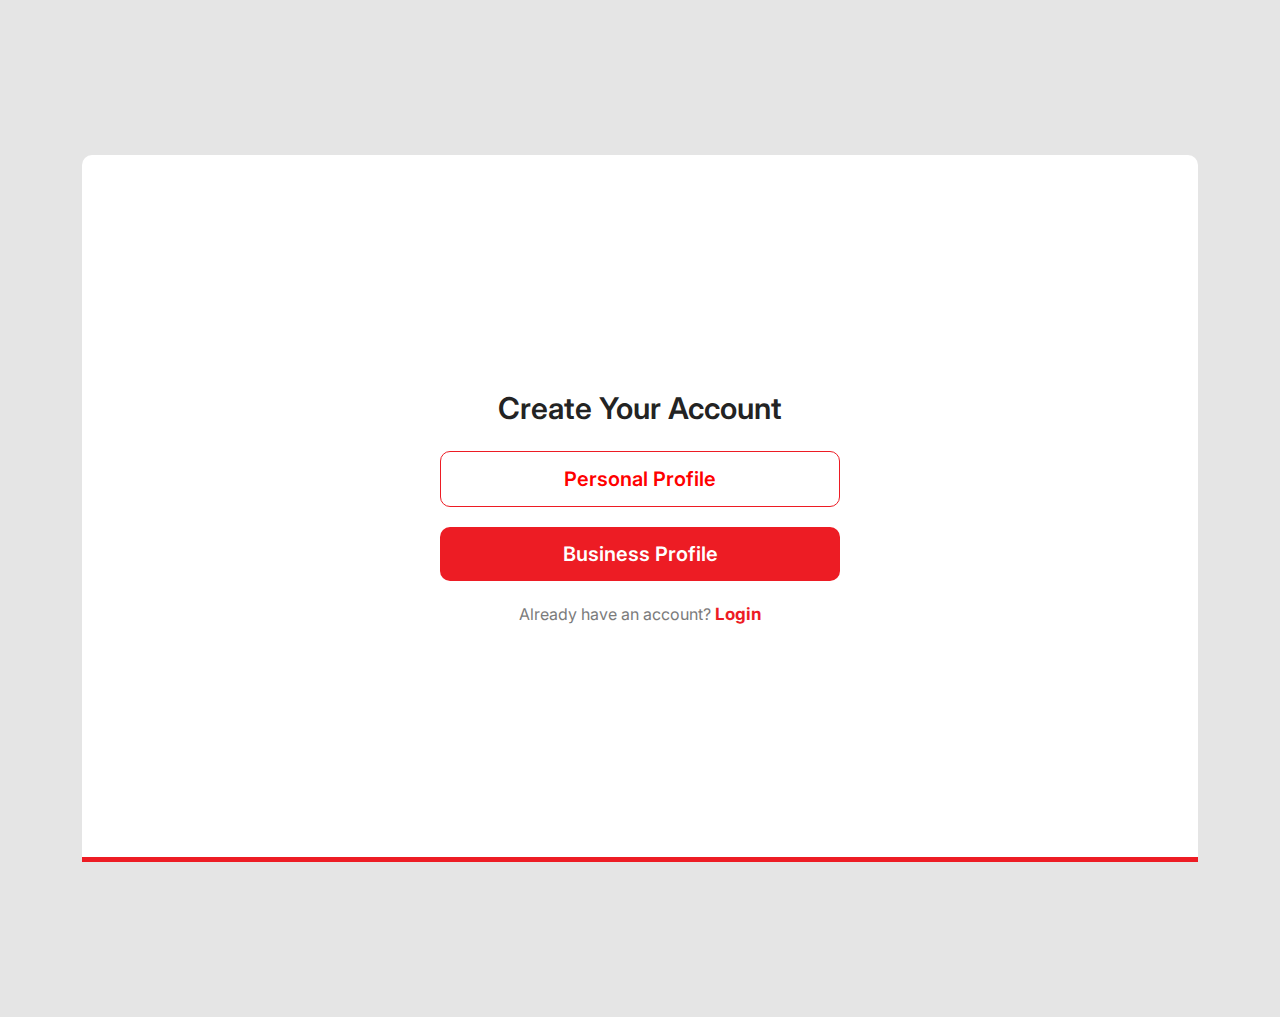
<file: create_account.html>
<!DOCTYPE html>
<html lang="en">
<head>
    <meta charset="UTF-8">
    <meta http-equiv="X-UA-Compatible" content="IE=edge">
    <meta name="viewport" content="width=device-width, initial-scale=1.0">
    <title>Create Your Account</title>
    <link rel="stylesheet" href="assets/css/fontAwesome.min.css">
    <link rel="stylesheet" href="assets/css/bootstrap5.min.css">
    <link rel="stylesheet" href="assets/css/swiper-bundle.min.css">
    <link rel="stylesheet" href="assets/css/animate.css">
    <link rel="stylesheet" href="./assets/css/select2.min.css">
    <link rel="stylesheet" href="assets/css/default.css">
    <link rel="stylesheet" href="assets/css/style.css">
    <link rel="stylesheet" href="assets/css/responsive.css">

</head>
<body>

    <section class="create-account-area">
      <div class="container">
        <div class="row">
          <div class="col-md-12">
            <div class="create-account-wrapper">
              <h4>Create Your Account</h4>
              <a href="./personal-information.html" class="btn btn-2">Personal Profile</a>
              <a href="./business-information.html" class="btn">Business Profile</a>
              <span class="have_account">Already have an account? <a href="#">Login</a></span>
            </div>
          </div>
        </div>
      </div>
    </section>




  <!-- Js heres -->
  <script src="assets/js/jquery-3.6.0.min.js"></script>
  <script src="assets/js/bootstrap5.min.js"></script>
  <script src="assets/js/swiper-bundle.min.js"></script>
  <script src="assets/js/wow.min.js"></script>
  <script src="./assets/js/select2.min.js"></script>
  <script src="assets/js/script.js"></script>

</body>
</html>
</file>
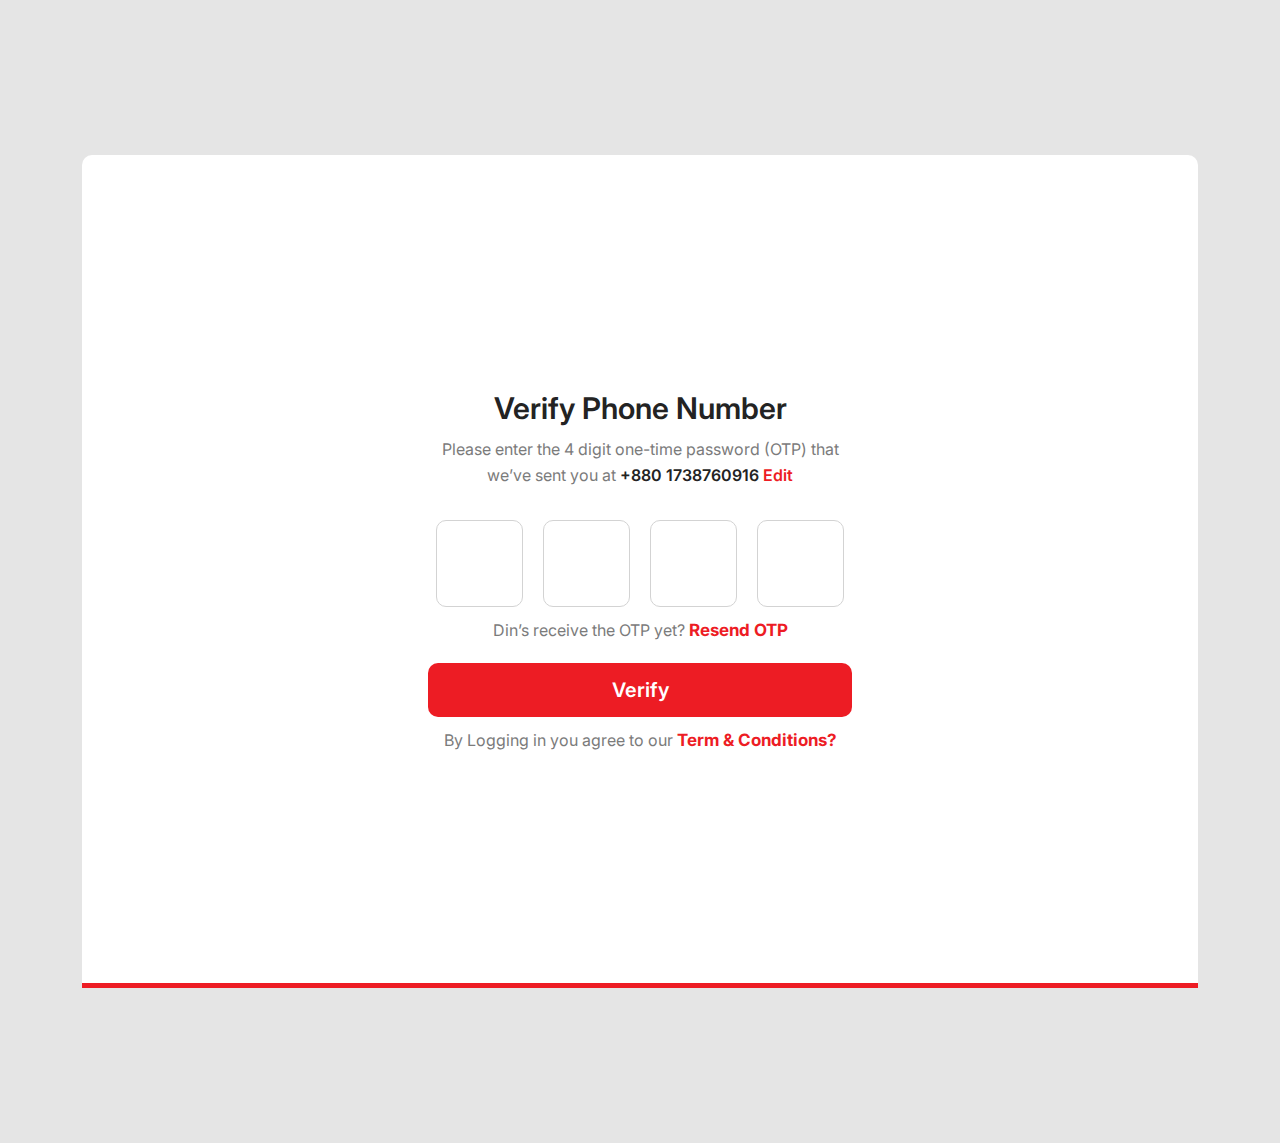
<file: otp-verify.html>
<!DOCTYPE html>
<html lang="en">
<head>
    <meta charset="UTF-8">
    <meta http-equiv="X-UA-Compatible" content="IE=edge">
    <meta name="viewport" content="width=device-width, initial-scale=1.0">
    <title>Verify Phone Number</title>
    <link rel="stylesheet" href="assets/css/fontAwesome.min.css">
    <link rel="stylesheet" href="assets/css/bootstrap5.min.css">
    <link rel="stylesheet" href="assets/css/swiper-bundle.min.css">
    <link rel="stylesheet" href="assets/css/animate.css">
    <link rel="stylesheet" href="./assets/css/select2.min.css">
    <link rel="stylesheet" href="assets/css/default.css">
    <link rel="stylesheet" href="assets/css/style.css">
    <link rel="stylesheet" href="assets/css/responsive.css">

</head>
<body>

    <section class="create-account-area">
      <div class="container">
        <div class="row">
          <div class="col-md-12">
            <div class="create-account-wrapper otp">
              <h4>Verify Phone Number</h4>
              <span class="otp-verify-number">Please enter the 4 digit one-time password (OTP) that <br>
                we’ve sent you at <span class="otp-number">+880 1738760916</span> <input type="text" name="" id="opt-number">  <p id="otp-action">Edit </p>  </span>
                <div class="otp-form">
                  <form action="#">
                      <input type="text">
                      <input type="text" class="mt-3 mt-md-0">
                      <input type="text" class="mt-3 mt-md-0">
                      <input type="text" class="mt-3 mt-md-0">
                  </form>
                  <span class="have_account">Din’s receive the OTP yet?  <a href="#">Resend OTP</a></span>
                  <button href="#" class="btn">Verify</button>
                </div>
              <span class="have_account">By Logging in you agree to our  <a href="#">Term & Conditions?</a></span>
            </div>
          </div>
        </div>
      </div>
    </section>




  <!-- Js heres -->
  <script src="assets/js/jquery-3.6.0.min.js"></script>
  <script src="assets/js/bootstrap5.min.js"></script>
  <script src="assets/js/swiper-bundle.min.js"></script>
  <script src="assets/js/wow.min.js"></script>
  <script src="./assets/js/select2.min.js"></script>
  <script src="assets/js/script.js"></script>

</body>
</html>
</file>
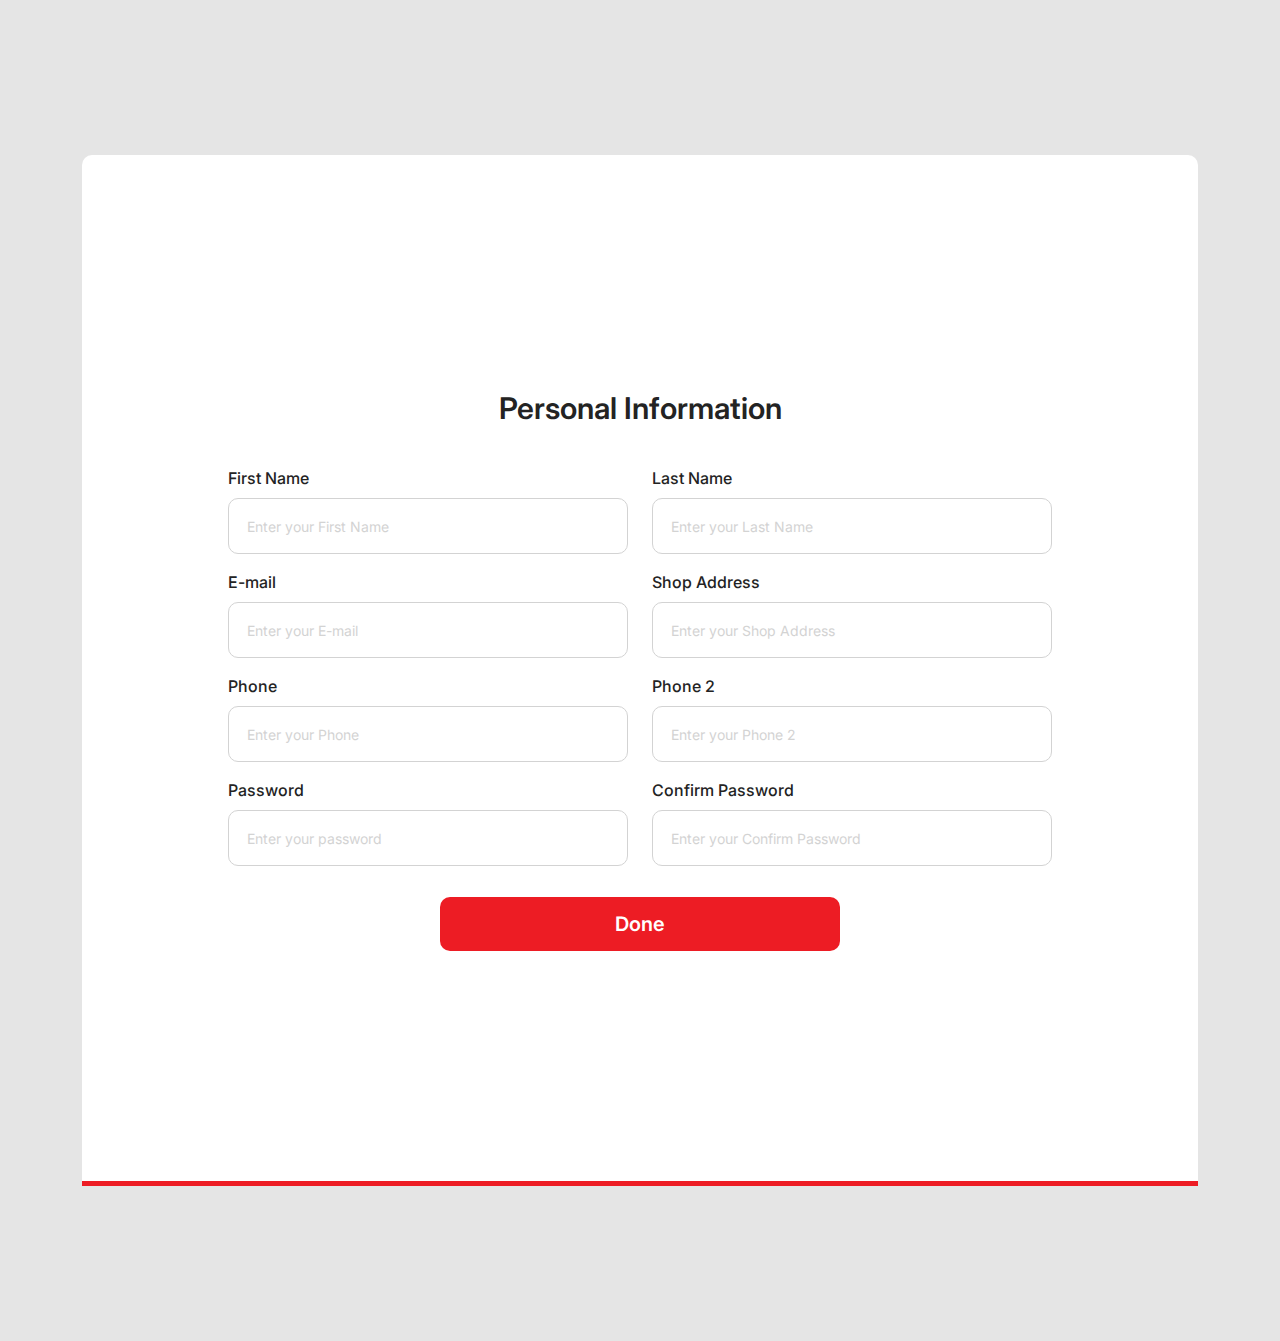
<file: personal-information.html>
<!DOCTYPE html>
<html lang="en">
<head>
    <meta charset="UTF-8">
    <meta http-equiv="X-UA-Compatible" content="IE=edge">
    <meta name="viewport" content="width=device-width, initial-scale=1.0">
    <title>Personal Information</title>
    <link rel="stylesheet" href="assets/css/fontAwesome.min.css">
    <link rel="stylesheet" href="assets/css/bootstrap5.min.css">
    <link rel="stylesheet" href="assets/css/swiper-bundle.min.css">
    <link rel="stylesheet" href="assets/css/animate.css">
    <link rel="stylesheet" href="./assets/css/select2.min.css">
    <link rel="stylesheet" href="assets/css/default.css">
    <link rel="stylesheet" href="assets/css/style.css">
    <link rel="stylesheet" href="assets/css/responsive.css">

</head>
<body>

    <section class="create-account-area">
      <div class="container">
        <div class="row">
          <div class="col-md-12">
            <div class="create-account-wrapper reset-password business-info">
              <h4>Personal Information</h4>
              <div class="reset-password-form">
                <form>
                  <div class="row justify-content-center">
                    <div class="col-md-6">
                      <div class="mb-3 text-start">
                        <label for="current_password" class="form-label ">First Name</label>
                        <input type="text" placeholder="Enter your First Name" class="form-control" id="current_password">
                      </div>
                      <div class="mb-3 text-start">
                        <label for="current_password" class="form-label">E-mail</label>
                        <input type="email" placeholder="Enter your E-mail" class="form-control" id="current_password">
                      </div>
                      <div class="mb-3 text-start">
                        <label for="current_password" class="form-label">Phone</label>
                        <input type="tel" placeholder="Enter your Phone" class="form-control" id="current_password">
                      </div>
                      <div class="mb-3 text-start">
                        <label for="current_password" class="form-label ">Password</label>
                        <input type="password" placeholder="Enter your password" class="form-control" id="current_password">
                      </div>
                    </div>
                    <div class="col-md-6">
                     
                      <div class="mb-3 text-start">
                        <label for="current_password" class="form-label">Last Name</label>
                        <input type="text" placeholder="Enter your Last Name" class="form-control" id="current_password">
                      </div>
                      <div class="mb-3 text-start">
                        <label for="current_password" class="form-label">Shop Address</label>
                        <input type="text" placeholder="Enter your Shop Address" class="form-control" id="current_password">
                      </div>
                      <div class="mb-3 text-start">
                        <label for="current_password" class="form-label">Phone 2</label>
                        <input type="tel" placeholder="Enter your Phone 2" class="form-control" id="current_password">
                      </div>
                      <div class="mb-3 text-start">
                        <label for="current_password" class="form-label">Confirm Password</label>
                        <input type="password" placeholder="Enter your Confirm Password" class="form-control" id="current_password">
                      </div>
                    </div>
                  </div>
                
                  <button type="submit" class="btn">Done</button>
                </form>
              </div>
             
             
            </div>
          </div>
        </div>
      </div>
    </section>




  <!-- Js heres -->
  <script src="assets/js/jquery-3.6.0.min.js"></script>
  <script src="assets/js/bootstrap5.min.js"></script>
  <script src="assets/js/swiper-bundle.min.js"></script>
  <script src="assets/js/wow.min.js"></script>
  <script src="./assets/js/select2.min.js"></script>
  <script src="assets/js/script.js"></script>

</body>
</html>
</file>
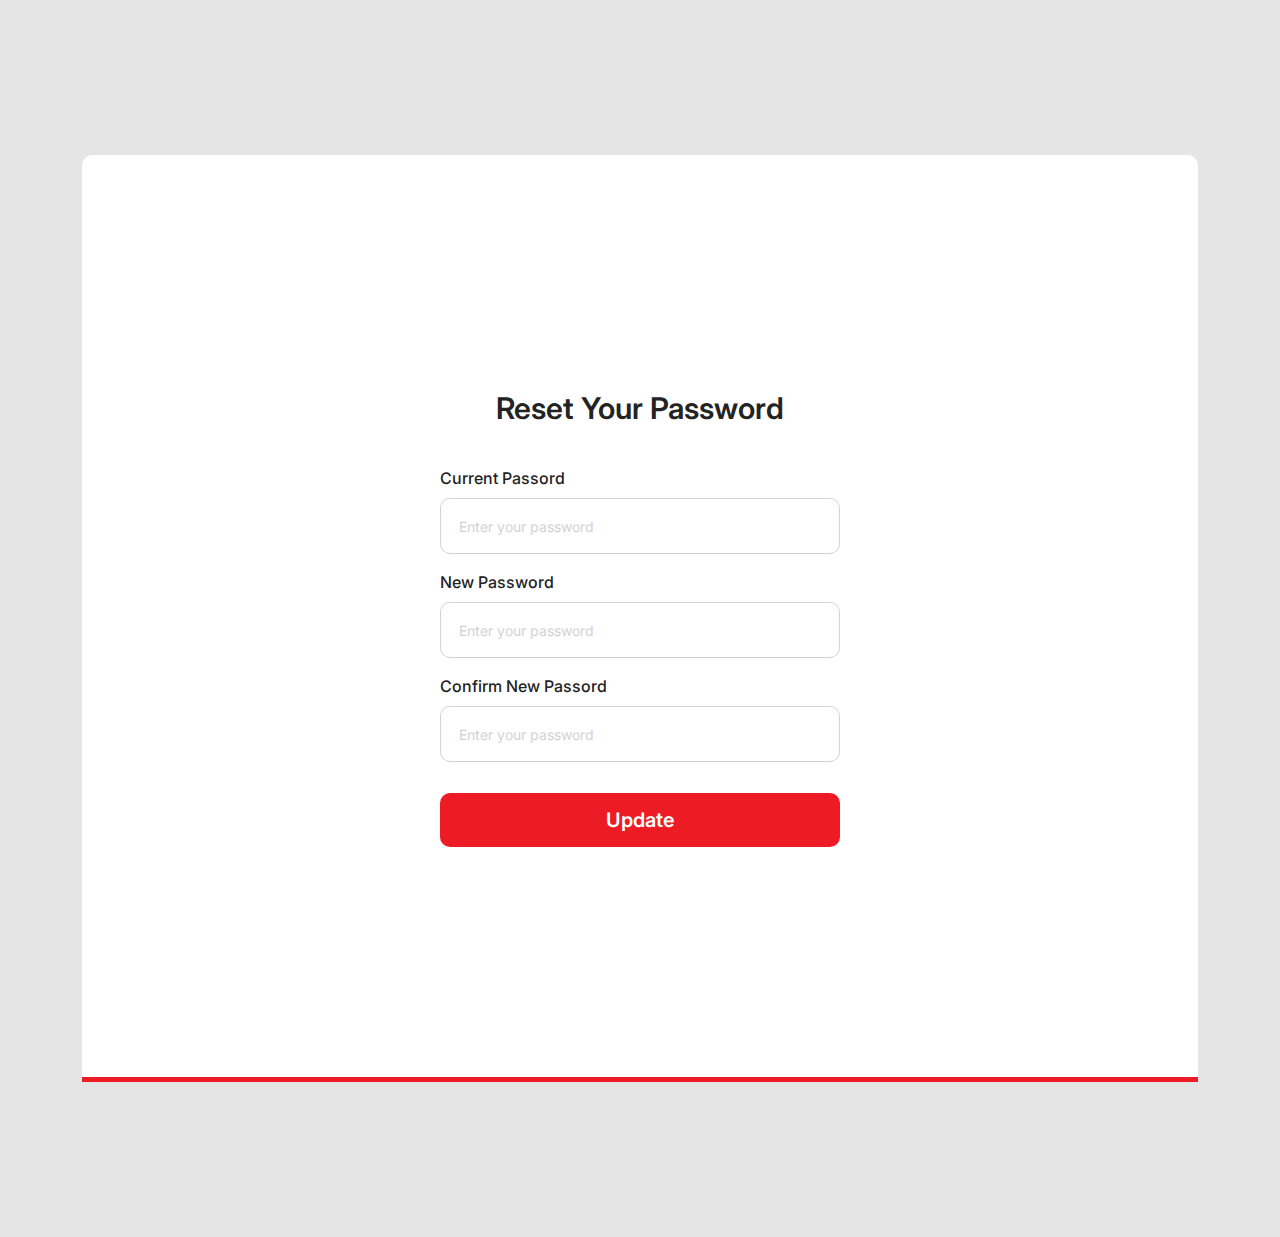
<file: reset-password.html>
<!DOCTYPE html>
<html lang="en">
<head>
    <meta charset="UTF-8">
    <meta http-equiv="X-UA-Compatible" content="IE=edge">
    <meta name="viewport" content="width=device-width, initial-scale=1.0">
    <title>Reset Your Password</title>
    <link rel="stylesheet" href="assets/css/fontAwesome.min.css">
    <link rel="stylesheet" href="assets/css/bootstrap5.min.css">
    <link rel="stylesheet" href="assets/css/swiper-bundle.min.css">
    <link rel="stylesheet" href="assets/css/animate.css">
    <link rel="stylesheet" href="./assets/css/select2.min.css">
    <link rel="stylesheet" href="assets/css/default.css">
    <link rel="stylesheet" href="assets/css/style.css">
    <link rel="stylesheet" href="assets/css/responsive.css">

</head>
<body>

    <section class="create-account-area">
      <div class="container">
        <div class="row">
          <div class="col-md-12">
            <div class="create-account-wrapper reset-password">
              <h4>Reset Your Password</h4>
              <div class="reset-password-form">
                <form>
                  <div class="mb-3 text-start">
                    <label for="current_password" class="form-label ">Current Passord</label>
                    <input type="password" placeholder="Enter your password" class="form-control" id="current_password">
                  </div>
                  <div class="mb-3 text-start">
                    <label for="current_password" class="form-label">New Password</label>
                    <input type="password" placeholder="Enter your password" class="form-control" id="current_password">
                  </div>
                  <div class="mb-3 text-start">
                    <label for="current_password" class="form-label">Confirm New Passord</label>
                    <input type="password" placeholder="Enter your password" class="form-control" id="current_password">
                  </div>
                
                  <button type="submit" class="btn">Update</button>
                </form>
              </div>
             
             
            </div>
          </div>
        </div>
      </div>
    </section>




  <!-- Js heres -->
  <script src="assets/js/jquery-3.6.0.min.js"></script>
  <script src="assets/js/bootstrap5.min.js"></script>
  <script src="assets/js/swiper-bundle.min.js"></script>
  <script src="assets/js/wow.min.js"></script>
  <script src="./assets/js/select2.min.js"></script>
  <script src="assets/js/script.js"></script>

</body>
</html>
</file>
<file: assets/css/default.css>
/* Deafult Margin & Padding */
/*-- Margin Top --*/
.mt-5 {
	margin-top: 5px;
}
.mt-10 {
	margin-top: 10px;
}
.mt-15 {
	margin-top: 15px;
}
.mt-20 {
	margin-top: 20px;
}
.mt-25 {
	margin-top: 25px;
}
.mt-30 {
	margin-top: 30px;
}
.mt-35 {
	margin-top: 35px;
}
.mt-40 {
	margin-top: 40px;
}
.mt-45 {
	margin-top: 45px;
}
.mt-50 {
	margin-top: 50px;
}
.mt-55 {
	margin-top: 55px;
}
.mt-60 {
	margin-top: 60px;
}
.mt-65 {
	margin-top: 65px;
}
.mt-70 {
	margin-top: 70px;
}
.mt-75 {
	margin-top: 75px;
}
.mt-80 {
	margin-top: 80px;
}
.mt-85 {
	margin-top: 85px;
}
.mt-90 {
	margin-top: 90px;
}
.mt-95 {
	margin-top: 95px;
}
.mt-100 {
	margin-top: 100px;
}
.mt-105 {
	margin-top: 105px;
}
.mt-110 {
	margin-top: 110px;
}
.mt-115 {
	margin-top: 115px;
}
.mt-120 {
	margin-top: 120px;
}
.mt-125 {
	margin-top: 125px;
}
.mt-130 {
	margin-top: 130px;
}
.mt-135 {
	margin-top: 135px;
}
.mt-140 {
	margin-top: 140px;
}
.mt-145 {
	margin-top: 145px;
}
.mt-150 {
	margin-top: 150px;
}
.mt-155 {
	margin-top: 155px;
}
.mt-160 {
	margin-top: 160px;
}
.mt-165 {
	margin-top: 165px;
}
.mt-170 {
	margin-top: 170px;
}
.mt-175 {
	margin-top: 175px;
}
.mt-180 {
	margin-top: 180px;
}
.mt-185 {
	margin-top: 185px;
}
.mt-190 {
	margin-top: 190px;
}
.mt-195 {
	margin-top: 195px;
}
.mt-200 {
	margin-top: 200px;
}
.mt-195{
	margin-top: 195px;
}
.mt-260{
	margin-top: 260px;
}
/*-- Margin Bottom --*/

.mb-5 {
	margin-bottom: 5px;
}
.mb-10 {
	margin-bottom: 10px;
}
.mb-15 {
	margin-bottom: 15px;
}
.mb-20 {
	margin-bottom: 20px;
}
.mb-25 {
	margin-bottom: 25px;
}
.mb-30 {
	margin-bottom: 30px;
}
.mb-35 {
	margin-bottom: 35px;
}
.mb-40 {
	margin-bottom: 40px;
}
.mb-45 {
	margin-bottom: 45px;
}
.mb-50 {
	margin-bottom: 50px;
}
.mb-55 {
	margin-bottom: 55px;
}
.mb-60 {
	margin-bottom: 60px;
}
.mb-65 {
	margin-bottom: 65px;
}
.mb-70 {
	margin-bottom: 70px;
}
.mb-75 {
	margin-bottom: 75px;
}
.mb-80 {
	margin-bottom: 80px;
}
.mb-85 {
	margin-bottom: 85px;
}
.mb-90 {
	margin-bottom: 90px;
}
.mb-95 {
	margin-bottom: 95px;
}
.mb-100 {
	margin-bottom: 100px;
}
.mb-105 {
	margin-bottom: 105px;
}
.mb-110 {
	margin-bottom: 110px;
}
.mb-115 {
	margin-bottom: 115px;
}
.mb-120 {
	margin-bottom: 120px;
}
.mb-125 {
	margin-bottom: 125px;
}
.mb-130 {
	margin-bottom: 130px;
}
.mb-135 {
	margin-bottom: 135px;
}
.mb-140 {
	margin-bottom: 140px;
}
.mb-145 {
	margin-bottom: 145px;
}
.mb-150 {
	margin-bottom: 150px;
}
.mb-155 {
	margin-bottom: 155px;
}
.mb-160 {
	margin-bottom: 160px;
}
.mb-165 {
	margin-bottom: 165px;
}
.mb-170 {
	margin-bottom: 170px;
}
.mb-175 {
	margin-bottom: 175px;
}
.mb-180 {
	margin-bottom: 180px;
}
.mb-185 {
	margin-bottom: 185px;
}
.mb-190 {
	margin-bottom: 190px;
}
.mb-195 {
	margin-bottom: 195px;
}
.mb-200 {
	margin-bottom: 200px;
}


/*-- Margin right --*/
.mr-10{margin-right: 10px;}
.mr-30{margin-right: 30px;}
.mr-50{
	margin-right: 50px;
}
.mr-15{
	margin-right: 15px;
}
/*-- Padding Top --*/

.pt-5 {
	padding-top: 5px;
}
.pt-10 {
	padding-top: 10px;
}
.pt-15 {
	padding-top: 15px;
}
.pt-20 {
	padding-top: 20px;
}
.pt-25 {
	padding-top: 25px;
}
.pt-30 {
	padding-top: 30px;
}
.pt-35 {
	padding-top: 35px;
}
.pt-40 {
	padding-top: 40px;
}
.pt-45 {
	padding-top: 45px;
}
.pt-50 {
	padding-top: 50px;
}
.pt-55 {
	padding-top: 55px;
}
.pt-60 {
	padding-top: 60px;
}
.pt-65 {
	padding-top: 65px;
}
.pt-70 {
	padding-top: 70px;
}
.pt-75 {
	padding-top: 75px;
}
.pt-80 {
	padding-top: 80px;
}
.pt-85 {
	padding-top: 85px;
}
.pt-90 {
	padding-top: 90px;
}
.pt-95 {
	padding-top: 95px;
}
.pt-100 {
	padding-top: 100px;
}
.pt-105 {
	padding-top: 105px;
}
.pt-110 {
	padding-top: 110px;
}
.pt-115 {
	padding-top: 115px;
}
.pt-120 {
	padding-top: 120px;
}
.pt-125 {
	padding-top: 125px;
}
.pt-130 {
	padding-top: 130px;
}
.pt-135 {
	padding-top: 135px;
}
.pt-140 {
	padding-top: 140px;
}
.pt-145 {
	padding-top: 145px;
}
.pt-150 {
	padding-top: 150px;
}
.pt-155 {
	padding-top: 155px;
}
.pt-160 {
	padding-top: 160px;
}
.pt-165 {
	padding-top: 165px;
}
.pt-170 {
	padding-top: 170px;
}
.pt-175 {
	padding-top: 175px;
}
.pt-180 {
	padding-top: 180px;
}
.pt-185 {
	padding-top: 185px;
}
.pt-190 {
	padding-top: 190px;
}
.pt-195 {
	padding-top: 195px;
}
.pt-200 {
	padding-top: 200px;
}
/*-- Padding Bottom --*/

.pb-5 {
	padding-bottom: 5px;
}
.pb-10 {
	padding-bottom: 10px;
}
.pb-15 {
	padding-bottom: 15px;
}
.pb-20 {
	padding-bottom: 20px;
}
.pb-25 {
	padding-bottom: 25px;
}
.pb-30 {
	padding-bottom: 30px;
}
.pb-35 {
	padding-bottom: 35px;
}
.pb-40 {
	padding-bottom: 40px;
}
.pb-45 {
	padding-bottom: 45px;
}
.pb-50 {
	padding-bottom: 50px;
}
.pb-55 {
	padding-bottom: 55px;
}
.pb-60 {
	padding-bottom: 60px;
}
.pb-65 {
	padding-bottom: 65px;
}
.pb-70 {
	padding-bottom: 70px;
}
.pb-75 {
	padding-bottom: 75px;
}
.pb-80 {
	padding-bottom: 80px;
}
.pb-85 {
	padding-bottom: 85px;
}
.pb-90 {
	padding-bottom: 90px;
}
.pb-95 {
	padding-bottom: 95px;
}
.pb-100 {
	padding-bottom: 100px;
}
.pb-105 {
	padding-bottom: 105px;
}
.pb-110 {
	padding-bottom: 110px;
}
.pb-115 {
	padding-bottom: 115px;
}
.pb-120 {
	padding-bottom: 120px;
}
.pb-125 {
	padding-bottom: 125px;
}
.pb-130 {
	padding-bottom: 130px;
}
.pb-135 {
	padding-bottom: 135px;
}
.pb-140 {
	padding-bottom: 140px;
}
.pb-145 {
	padding-bottom: 145px;
}
.pb-150 {
	padding-bottom: 150px;
}
.pb-155 {
	padding-bottom: 155px;
}
.pb-160 {
	padding-bottom: 160px;
}
.pb-165 {
	padding-bottom: 165px;
}
.pb-170 {
	padding-bottom: 170px;
}
.pb-175 {
	padding-bottom: 175px;
}
.pb-180 {
	padding-bottom: 180px;
}
.pb-185 {
	padding-bottom: 185px;
}
.pb-190 {
	padding-bottom: 190px;
}
.pb-195 {
	padding-bottom: 195px;
}
.pb-200 {
	padding-bottom: 200px;
}



/*-- Padding Left --*/
.pl-0 {
	padding-left: 0px;
}
.pl-5 {
	padding-left: 5px;
}
.pl-10 {
	padding-left: 10px;
}
.pl-15 {
	padding-left: 15px;
}
.pl-20{
	padding-left: 20px;
}
.pl-25 {
	padding-left: 35px;
}
.pl-30 {
	padding-left: 30px;
}
.pl-35 {
	padding-left: 35px;
}

.pl-35 {
	padding-left: 35px;
}

.pl-40 {
	padding-left: 40px;
}

.pl-45 {
	padding-left: 45px;
}

.pl-50 {
	padding-left: 50px;
}

.pl-55 {
	padding-left: 55px;
}

.pl-60 {
	padding-left: 60px;
}
.pl-65 {
	padding-left: 65px;
}
.pl-70 {
	padding-left: 70px;
}
.pl-75 {
	padding-left: 75px;
}
.pl-80 {
	padding-left: 80px;
}
.pl-85 {
	padding-left: 80px;
}
.pl-90 {
	padding-left: 90px;
}
.pl-95 {
	padding-left: 95px;
}
.pl-100 {
	padding-left: 100px;
}


/*-- Padding Right --*/
.pr-0 {
	padding-right: 0px;
}
.pr-5 {
	padding-right: 5px;
}
.pr-10 {
	padding-right: 10px;
}
.pr-15 {
	padding-right: 15px;
}
.pr-20{
	padding-right: 20px;
}
.pr-25 {
	padding-right: 35px;
}
.pr-30 {
	padding-right: 30px;
}
.pr-35 {
	padding-right: 35px;
}

.pr-35 {
	padding-right: 35px;
}

.pr-40 {
	padding-right: 40px;
}

.pr-45 {
	padding-right: 45px;
}

.pr-50 {
	padding-right: 50px;
}

.pr-55 {
	padding-right: 55px;
}

.pr-60 {
	padding-right: 60px;
}
.pr-65 {
	padding-right: 65px;
}
.pr-70 {
	padding-right: 70px;
}
.pr-75 {
	padding-right: 75px;
}
.pr-80 {
	padding-right: 80px;
}
.pr-85 {
	padding-right: 80px;
}
.pr-90 {
	padding-right: 90px;
}
.pr-95 {
	padding-right: 95px;
}
.pr-100 {
	padding-right: 100px;
}
.pr-150 {
	padding-right: 150px;
}






.pr-75 {
	padding-right: 75px;
}

/* custom css */
.bg-top{
    background-color: rgba(39, 43, 61, 1)
}
.ml-auto{
    margin-left: auto;
}
/* Background Color */

.gray-bg {
	background: #f7f7fd;
}
.white-bg {
	background: #fff;
}
.black-bg {
	background: #222;
}
/* Color */

.white {
	color: #fff;
}
.black {
	color: #222;
}
/* black overlay */

[data-overlay] {
	position: relative;
}
[data-overlay]::before {
	background: #000 none repeat scroll 0 0;
	content: "";
	height: 100%;
	left: 0;
	position: absolute;
	top: 0;
	width: 100%;
	z-index: 1;
}
[data-overlay="3"]::before {
	opacity: 0.3;
}
[data-overlay="4"]::before {
	opacity: 0.4;
}
[data-overlay="5"]::before {
	opacity: 0.5;
}
[data-overlay="6"]::before {
	opacity: 0.6;
}
[data-overlay="7"]::before {
	opacity: 0.7;
}
[data-overlay="8"]::before {
	opacity: 0.8;
}
[data-overlay="9"]::before {
	opacity: 0.9;
}
</file>
<file: assets/css/style.css>
/*
  Project Name: RSD
  Author: Opedia
  Description: This is a Argmax Production
  Version: 1.0
*/
/* 1. Theme default css */
@import url('https://fonts.googleapis.com/css2?family=Inter:wght@100;200;300;400;500;600;700;800;900&display=swap');
 

body {
	font-family: 'Inter', sans-serif;
	font-weight: normal;
	font-style: normal;
}
.f-left {
	float: left
}
.f-right {
	float: right
}
.fix {
	overflow: hidden
}
a{
    text-decoration:none;
}
a,
.button,button {
	-webkit-transition: all 0.3s ease-out 0s;
	-moz-transition: all 0.3s ease-out 0s;
	-ms-transition: all 0.3s ease-out 0s;
	-o-transition: all 0.3s ease-out 0s;
	transition: all 0.3s ease-out 0s;
}

button:focus {
  outline: 0 none;
}
.uppercase {
	text-transform: uppercase;
}
.capitalize {
	text-transform: capitalize;
}
h1,
h2,
h3,
h4,
h5,
h6 {
	font-family: 'Inter', sans-serif;
	font-weight: normal;
	color: #333333;
	margin-top: 0px;
	font-style: normal;
	font-weight: 400;
	text-transform: normal;
}
h1 a,
h2 a,
h3 a,
h4 a,
h5 a,
h6 a {
	color: inherit;
}
h1 {
	font-size: 40px;
	font-weight: 500;
}
h2 {
	font-size: 35px;
}
h3 {
	font-size: 28px;
}
h4 {
	font-size: 22px;
}
h5 {
	font-size: 18px;
}
h6 {
	font-size: 16px;
}
ul {
	margin: 0px;
	padding: 0px;
}
li {
	list-style: none
}
p {
	font-size: 14px;
	font-weight: normal;
	line-height: 20px;
	color: #111111;
	margin-bottom: 15px;
}
hr {
	border-bottom: 1px solid #eceff8;
	border-top: 0 none;
	margin: 30px 0;
	padding: 0;
}
label {
	color: #7e7e7e;
	cursor: pointer;
	font-size: 14px;
	font-weight: 400;
}
*::-moz-selection {
	background: #d6b161;
	color: #fff;
	text-shadow: none;
}
::-moz-selection {
	background: #444;
	color: #fff;
	text-shadow: none;
}
::selection {
	background: #444;
	color: #fff;
	text-shadow: none;
}
*::-moz-placeholder {
	color: #555555;
	font-size: 14px;
	opacity: 1;
}
*::placeholder {
	color: #555555;
	font-size: 14px;
	opacity: 1;
}

.section-title h3 {
	font-size: 40px;
	line-height: 120%;
	color: #232323;
	font-weight: 700;
}

.section-title p {
	color: #7B7B7B;
	font-size: 16px;
	margin-top: 10px;
}

:root {
    --pcolor: #ED1C24;
	--fcolor: #4F4F4F;
}
.btn {
  background: var(--pcolor);
  border-radius: 10px;
  color: #fff;
  display: inline-block;
  font-family: 'Inter', sans-serif;
  font-size: 20px;
  font-weight: 600;
  padding: 12px 48px;
  text-align: center;
  transition: all 0.3s ease 0s;
  position: relative;
  z-index: 1;
  border: none;

}

.btn::after {
	position: absolute;
	content: "";
	bottom: 0;
	left: 0;
	background-color: black;
	width: 100%;
	height: 100%;
	transform: scaleX(0);
    transform-origin: right;
    transition: transform 0.3s;
	border-radius: 10px;
	z-index: -1;
	color: #fff !important;
}
.btn:hover::after {
	transform: scaleX(1);
  	transform-origin: left;
	color: #fff !important;
}

.btn:hover {
	color: #fff !important;
}
 
/* Custom css Starts here */

/* mobile menu css start */


ul.mobile_menu_serach_icon_list {
	display: flex;
	flex-wrap: wrap;
	align-items: center;
}
ul.mobile_menu_serach_icon_list li {
	margin-right: 20px;
}
.mobile-menu .header-top {
	position: fixed;
	width: 100%;
	top: 0;
	left: 0;
	z-index: 999;
}
.mobile-menu .header-top .header-item {
	display: -webkit-box;
	display: -webkit-flex;
	display: -ms-flexbox;
	display: flex;
	flex-wrap: warp;
	justify-content: space-between;
	align-items: center;
	background:  #F8F8FF;
	padding: 20px 29px 20px 23px;
}
.header-item-right.toggleclass span i.fa.fa-bars {
	display: none;
	font-size: 20px;
	color: #000;
}
.header-item-right.toggleclass span i.fas.fa-times {
	display: block;
	font-size: 20px;
	color: #000;
}
.header-item-right span i.fa.fa-bars {
	font-size: 20px;
	color: #000;
}
.header-item-right span i.fas.fa-times {
	display: none;
	font-size: 20px;
	color: #000;

}
.mobile-menu .header-bottom {
	position: fixed;
	top: 67px;
	left: 0;
	z-index: 99;
	background: #fff;
	width: 100%;
	transform: scaleY(0);
	transform-origin: top;
	height: 100vh;
	overflow-y: scroll;
	padding: 0 20px;
	padding-bottom: 60px;
	-webkit-transition: all 0.3s ease;
	-moz-transition: all 0.3s ease;
	transition: all 0.3s ease;
}
.mobile-menu .header-bottom.open {
	transform: scaleY(1);
}
.mobile-menu .header-bottom .header-menu ul {
	padding: 0;
	margin: 50px 0;
}

.mobile-menu .header-bottom .header-menu ul li{
	list-style: none;
	border-bottom:1px solid #00000014;
	padding: 18px 0px;
}
.mobile-menu .header-bottom .header-menu ul li span i{
position: absolute;
	right: 25px;
	font-size: 15px;
}
.mobile-menu .header-bottom .header-menu ul li a {
	position: relative; 
	font-size: 18px;
	font-weight: 500;
	color: var(--pcolor);
	text-decoration: none;
	display: block;
}
.mobile-menu .header-bottom .header-menu ul li ul{
	display: none;
	margin: 15px 0;
}
/* mobile menu css end */

/*  header section css start here*/
.header_section {
	padding: 35px 0px;
}
.header_inner {
	display: flex;
	justify-content: space-between;
	flex-wrap: wrap;
	align-items: center;
}
.header_menu ul {
	display: flex;
}
.header_menu ul li{
	padding: 0px 28px;
}
.header_menu ul li a{
	padding: 23px 0px;
	display: inline-block;
	color: var(--fcolor);
	font-size: 18px;
	position: relative;
}
.header_menu ul li a::after {
	position: absolute;
	content: "";
	bottom: 0;
	left: 0;
	background-color: var(--pcolor);
	width: 100%;
	height: 2px;
	transform: scaleX(0);
   transform-origin: right;
   transition: transform 0.3s;
}
.header_menu ul li a:hover::after {
	transform: scaleX(1);
  transform-origin: left;
}

.header_right span{
	color: var(--pcolor);
	font-weight: 700;
	margin-right: 25px;
	font-size: 18px;
}

/* header section css ending here */
.banner_area {
	background: linear-gradient(254.86deg, #FFE1E2 1.27%, rgba(255, 255, 255, 0) 99.52%);
	border-radius: 30px;
	position: relative;
}
.banner_content {
	padding: 130px 0px 130px 60px;
}
.banner_content h2 {
	font-size: 66px;
	font-weight: 700;
}
.banner_content .pascal_color {
	color: var(--pcolor);
	font-weight: 700;
}
.banner_content p {
	font-size: 16px;
	color: #7B7B7B;
	font-weight: 400;
	max-width: 430px;
	margin: 25px 0px;
}
.banner_image img {
	width: 100%;
	padding-right: 35px;
}
.banner_content input {
	background-color: #F4F4F4;
	border: none;
	padding: 14px 20px;
	outline: none;
	border: 1px solid #F4F4F4;
	border-bottom-left-radius: 10px;
  border-top-left-radius: 10px;
  position: relative;
}
.banner_content input:focus {
	border: 1px solid var(--pcolor);
}
.banner_content input::placeholder {
	color: #A7A7A7;
}

.b-btn-join {
    margin-left: -10px;
    position: absolute;
    border-radius: 0 10px 10px 0;
}
button.btn.b-btn-join:after {
    border-radius: 0 10px 10px 0;
}
 
.b_admin span {
	font-size: 20px;
	margin-left: 10px;
	font-weight: 600;
}
.b_admin_start i.fas.fa-star {
 color: #EFBA00;
}
.banner_review_bottom p {
	padding-right: 17px;
  font-size: 16px;
  line-height: 26px;
	margin-bottom: 0;
}

.banner_gift_image {
	background: #FDDEDF;
	text-align: center;
	padding: 58px 0px;
	border-radius: 20px;
	border: 2px solid #ED1C24;
	position: relative;
	z-index: 1;
}
.banner_gift_image::after {
	position: absolute;
	content: "";
	width: 80px;
	height: 80px;
	background-color: white;
	left: 50%;
	top: 50%;
	transform: translate(-50%, -50%);
	z-index: -1;
	border-radius: 50%;
}

.gift_img_footer {
	padding: 14px;
	display: flex;
	flex-wrap: wrap;
	align-items: center;
	justify-content: space-between;
}

.gift_iamge_text h4 {
	font-size: 14px;
	font-weight: 600;
	margin-bottom: 5px;
}

.gift_iamge_text h6 {
	font-size: 12px;
}

.gift_image_icon i.fas.fa-play {
	font-size: 12px;
	color: #ED1C24;
	width: 32px;
	height: 32px;
	border: 1px solid #ED1C24;
	border-radius: 50%;
	text-align: center;
	display: block;
	line-height: 31px;
}

/* order traking css start */

.track_product_section {
 margin-bottom: 140px;
}
.track_product_area {
	background: #FFFFFF;
	box-shadow: 0px 10px 60px rgba(0, 0, 0, 0.05);
	border-radius: 30px;
	padding: 57px 0px 57px 67px;
}
.track_product_header h2 {
	font-weight: 700;
	font-size: 25px;
	color: #232323;
}
.track_product_header p {
	max-width: 674px;
	padding: 10px 0px;
	font-size: 16px;
	font-weight: 400;
	color: #7B7B7B;
}
.track_product_form input {
	padding: 23px 30px;
	background: #F4F4F4;
	border-radius: 10px;
	outline: none;
	border: 1px solid #F4F4F4;
	width: 100%;
}

.track_product_form input:focus {
	border: 1px solid var(--pcolor);
}
.track_product_form input::placeholder {
	color: #A7A7A7;
}
button.btn.trackbtn {
	padding: 20px 45px;
	width: 100%;
}
/* order traking css end */


/* delivery section css start here */

.deliver_section {
	margin-bottom: 140px;
}
.deliver_slider {
	margin-top: 50px;
}
.swiper {
	width: 100%;
	height: 100%;
}
.delivery_slide {
	text-align: center;
	font-size: 18px;
	background: #fff;
	/* Center slide text vertically */
	display: -webkit-box;
	display: -ms-flexbox;
	display: -webkit-flex;
	display: flex;
	-webkit-box-pack: center;
	-ms-flex-pack: center;
	-webkit-justify-content: center;
	justify-content: center;
	-webkit-box-align: center;
	-ms-flex-align: center;
	-webkit-align-items: center;
	align-items: center;
	overflow: hidden;
	-webkit-transition: all 0.3s ease-out 0s;
	-moz-transition: all 0.3s ease-out 0s;
	-ms-transition: all 0.3s ease-out 0s;
	-o-transition: all 0.3s ease-out 0s;
	transition: all 0.3s ease-out 0s;
}

.delivery_slide:nth-child(1){
	background: rgba(39, 185, 212, 0.05);
	border-radius: 30px;
}
.delivery_slide:nth-child(2){
	background: rgba(237, 85, 101, 0.05);
	border-radius: 30px;
}
.delivery_slide:nth-child(3){
	background: rgba(255, 222, 118, 0.05);
	border-radius: 30px;
}
.delivery_slide:nth-child(4){
	background: rgba(249, 147, 78, 0.05);
	border-radius: 30px;
}
.delivery_slide:nth-child(5){
	background: rgba(130, 188, 244, 0.05);
	border-radius: 30px;
}
.delivery_slide:nth-child(6){
	background: rgba(48, 172, 194, 0.05);
	border-radius: 30px;
}

.delivery_slide:nth-child(7){
	background: rgba(39, 185, 212, 0.05);
	border-radius: 30px;
}
.delivery_slide:nth-child(8){
	background: rgba(237, 85, 101, 0.05);
	border-radius: 30px;
}
.delivery_slide:nth-child(9){
	background: rgba(255, 222, 118, 0.05);
	border-radius: 30px;
}
.delivery_item {
	padding: 45px;
	overflow: hidden;
	transition: .3s;
}
.delivery_item:hover {
    background-color: #ED1C24;
}



.delivery_slide:hover {
	transform: scale(1.1);
	cursor: pointer;
}
.delivery_item h6 {
	color: #232323;
	font-weight: 700;
	text-align: center;
	margin-top: 20px;
}
.delivery_item:hover h6 {
    color: #fff;
}
.swiper-button-next:after, .swiper-rtl .swiper-button-prev:after {
	content: 'next';
	color: #ED1C24;
	font-size: 21px;
}
.swiper-button-prev:after, .swiper-rtl .swiper-button-next:after {
	content: 'prev';
	color: #ED1C24;
	font-size: 21px;
}
.swiper-button-next, .swiper-rtl .swiper-button-prev {
	right: -26px;
	left: auto;
}
.swiper-button-prev, .swiper-rtl .swiper-button-next {
	left: -23px;
	right: auto;
}
.swiper-button-next {
	background: #fff;
	width: 60px;
	height: 60px;
	border-radius: 50%;
}
.swiper-button-prev {
	background: #fff;
	width: 60px;
	height: 60px;
	border-radius: 50%;
}

/* delivery section css end here */


/* service area css start here  */
.services_section {
	background-image: url(../images/service/service.png);
	background-repeat: no-repeat;
	width: 100%;
	background-position: center;
	margin-bottom: 140px;
}
.services_area {
	background: #FEF4F4;
	border-radius: 30px;
	padding: 135px 110px;
}
.service_item {
	margin-top: 55px;
	background: #fff;
	padding: 35px 45px;
	border-radius: 30px;
	-webkit-transition: all 0.3s ease-out 0s;
	-moz-transition: all 0.3s ease-out 0s;
	-ms-transition: all 0.3s ease-out 0s;
	-o-transition: all 0.3s ease-out 0s;
	transition: all 0.3s ease-out 0s;
}
.service_item h4 {
	color: #232323;
	font-weight: 700;
	font-size: 25px;
	margin: 54px 0px 11px 0px;
}
.service_item p{
	color: #7B7B7B;
	line-height: 25px;
	font-size: 16px;
}
.services_item_image {
 	position: relative;
	z-index: 1;
	max-width: 38px;
  margin-bottom: 40px;
	margin: 45px 0px 0px 27px;
}

.services_item_image::after{
	position: absolute;
	content: "";
	width: 100px;
	height: 100px;
	left: 50%;
	top: 50%;
	background-color: #FDF2F2;
	transform: translate(-50%, -50%);
	border-radius: 20px;
	z-index: -1;
}
.service_item:hover .services_item_image::after {
	background-color: #fff;
} 
.service_item:hover {
	background-color: #ED1C24;
}
.service_item h4, .service_item p {
	-webkit-transition: all 0.3s ease-out 0s;
	-moz-transition: all 0.3s ease-out 0s;
	-ms-transition: all 0.3s ease-out 0s;
	-o-transition: all 0.3s ease-out 0s;
	transition: all 0.3s ease-out 0s;
}
.service_item:hover h4, .service_item:hover p{
	color: #fff;
}
.service_inner .row .col-xl-4:nth-child(5) .services_item_image::after {
	left: 35px;
}
 
 
.btnf{
	background-color: #fff;
    color: #ED1C24;
    padding:16px 20px;
	font-weight: 600;
}
.btnf:hover{
	color:#ED1C24;
  
}
.section-title h3 {
    font-size: 40px;
    line-height: 120%;
    color: #232323;
    font-weight: 700;
}

.section-title p {
    color: #7B7B7B;
    font-size: 16px;
    margin-top: 10px;
	line-height: 26px;
}
/* Custom css Starts here */



/* CALCULATE COST AREA */
.calculate-cost-area .select2-container {
    width: 100% !important;
	margin: 25px 0;
}
.calculate-cost-area .select2-container--default .select2-selection--single .select2-selection__rendered {
    background: #F4F4F4;
    color: #A7A7A7;
    padding: 15px 30px;
}
.calculate-cost-area .select2-container--default .select2-selection--single {
    background-color: #fff;
    border: none;
}
.select2-container--open .select2-dropdown--below {
    border: 1px solid #F4F4F4 !important;
    top: 30px !important;
}
.calculate-cost-area .select2-container--default.select2-container--open .select2-selection--single .select2-selection__arrow b {
    border-color:transparent;
    border-width: 0;
}
.calculate-cost-area .select2-container--default .select2-selection--single .select2-selection__arrow b {
    border-color: transparent;
    border-style: solid;
    border-width: 0;
    height: 0;
    left: 50%;
	margin-left: -50px;
    margin-top: 4px;
    position: absolute;
    top: 50%;
    width: 0;
}
.calculate-cost-area .select2-container--default.select2-container--open .select2-selection--single .select2-selection__arrow b:after {
	font-family: 'Font Awesome 5 Free';
	content: '\f077'; 
	color:#4F4F4F;
}
.calculate-cost-area .select2-container--default .select2-selection--single .select2-selection__arrow b:after {
	font-family: 'Font Awesome 5 Free';
	content: '\f078'; 
	color:#4F4F4F;
}
.calculate-cost-area .cal-items-left {
    margin-top: 33px;
}
.calculate-cost-area input#c-weight {
    width: 100%;
    padding: 12px 0;
    display: inline-block;
    margin-top: 27px;
    border: none;
    background: #F4F4F4;
	padding-left: 30px;
}
.calculate-cost-area input#c-weight::placeholder {
    color: #A7A7A7;
}
.calculate-cost-area input#c-weight:focus {
    outline: 0;
}
.calculate-cost-area button.btn.calculate {
    width: 100%;
    margin-top: 24px;
}

section.calculate-cost-area {
    position: relative;
}
.calculate-cost-area .cal-img-l {
    position: absolute;
    left: 0;
    top: -28px;
}

.calculate-cost-area .cal-img-l img {
    height: 651px;
}

/* CALCULATE COST AREA */

/* PROJECT COUNTER AREA */
.project-counter-wrap {
    background: #232323;
	border-radius: 30px;
	padding: 125px 0;
}
.project-counter-area h3.counterup {
    font-weight: 700;
    font-size: 48px;
    line-height: 150%;
	color:#fff;
}

span.counter-details {
    font-weight: 700;
    font-size: 24px;
    line-height: 117%;
	color:#fff;
}

.count-items>span {
    font-weight: 700;
    font-size: 48px;
    line-height: 150%;
    display: inline-block;
    margin-top: -10px;
	color: #fff;
}


/* PROJECT COUNTER AREA */


/* header section css ending here */



/* TESTIMONIAL AREA STARTS */
.testimonial-area .card-title {
    margin-bottom: 20px;
}
.testimonial-area h5.card-title i {
    font-size: 50px;
    color: #ED1C241A;
}

.testimonial-area p.card-text {
    color: #7B7B7B;
    font-size: 16px;
    line-height: 26px;
	margin-bottom: 22px;
}
.testimonial-area .card {
    border: 1px solid #E9E9E9;
    border-radius: 30px;
	box-shadow: 0px 5px 30px rgb(0 0 0 / 6%);
	transition:.3s;
}
.testimonial-area .card:hover {
	transform: scale(1.1);
	cursor: pointer;
}
.testimonial-area .card-body {
    flex: 1 1 auto;
    padding: 1rem 1rem;
    padding: 50px;
}
ul.review-star li {
    display: inline-block;
    color: #F9BD2C;
    margin: 0 3px;
}


.r-a-details h4 {
    font-size: 20px;
    line-height: 120%;
    color: #232323;
    font-weight: 600;
    margin: 0;
}

.r-a-details p {
    color: #7B7B7B;
    font-size: 16px;
    line-height: 26px;
}

.r-a-img {
    margin-right: 20px;
}

.r-a-img img {
    height: 47px;
    width: 47px;
}
.testimonial-area .swiper-pagination {
    position: absolute;
    bottom: 0;
}
.testimonial-area .swiper-pagination-bullet {
    width: 12px;
    height: 12px;
	background: #ED1C241A;
    opacity: 100%;
	margin: 0px 7px !important;
}
.testimonial-area .swiper-pagination-bullet-active {
    background: #ED1C24;
}
/* TESTIMONIAL AREA ENDS */






/* FREEQUENTLY ASKING AREA STARTS */


.question .accordion-button {
	color: #232323 !important;
    background-color: none !important;
    box-shadow: none !important;
    border-radius: 20px !important;
    font-weight: 600;
    font-size: 20px;
    line-height: 26px;
	font-family: Inter;
   transition: .3s;
}
.question .accordion-button:not(.collapsed){
	background-color: transparent !important;
	font-family: Inter;
	color: #ED1C24 !important;
}

.question .accordion-body {
	font-family: Inter;
    padding-top: 0.01rem;
	padding-top: 0.01rem;
    color: #7B7B7B;
    font-size: 16px !important;
    line-height: 26px !important;
}
.accordion-button:focus {
	border-color: none !important;
    background-color: transparent !important;
}
.question .accordion-button::after {
	font-family: 'Font Awesome 5 Free';
	content: '\02795'; 
	background-image:none;
    width: none;
    height: none;
    transition: transform .6s ease-in-out;
    font-size: 12px;
  
}
.question .accordion-button:not(.collapsed)::after {
    font-family: 'Font Awesome 5 Free';
	content: '\02796'; 
    transform: rotate(0);
	background-image:none;
    width: none;
    height: none;
    transition: transform .6s ease-in-out;
    font-size: 12px;
}
.question .accordion-item {
    background-color: #fff;
    border: 1px solid #E9E9E9;
	margin-top: 20px;
	border-radius:20px;
}

.question .accordion-item:not(:first-of-type) {
	border-radius:20px;
}
.question .accordion-item:first-of-type {
    border-top-left-radius:20px;
    border-top-right-radius: 20px;
}
/* .question .accordion-button:not(.collapsed) .question .accordion-item{
	border: 1px solid green !important;
} */



/* FREEQUENTLY ASKING AREA ENDS */



/* FOOTER AREA START */
.footer-top-section{
	background-color: #ED1C24;
	padding: 85px 90px 70px 70px;
	border: 5px solid #fff;
	border-radius: 30px;
	margin-top: -125px;
}

.footer-top-info h3 {
    font-weight: bold;
    font-size: 40px;
    line-height: 120%;
    color: #fff;
}

.footer-top-info p {
    color: #fff;
    font-size: 16px;
    line-height: 26px;
}


/* FOOTER BOTTOM */
.flogo-img img {
    width: 133px;
}

.footer-widget p {
    font-size: 16px;
    line-height: 26px;
    color: #fff;
    opacity: 75%;
	margin-bottom: 20px;
}


.footer-area {
	background-image:url("../images/f-background/Union.png");
	background-repeat:no-repeat;
	background-size:cover;
	width:100%;
	background-position:center;
}

.footer-widget h3 {
    font-weight: 600;
    font-size: 20px;
    line-height: 24px;
    color: #fff;
	margin-bottom: 30px;
}

.footer-widget ul.footer-info li a{
    font-size: 16px;
    line-height: 40px;
    color: #Fff;
    opacity: 75%;
	font-family: 'Inter';
    font-style: normal;
}
.footer-widget ul.footer-info li a:hover{
	color:#ED1C24;
}
.footer-widget input {
    width: 100%;
    height: 60px;
    border-radius: 10px;
    border: 1px solid transparent;
    padding-left: 24px;

}
form.f-subscribe {
    position: relative;
}

form.f-subscribe .btn {
    position: absolute;
    padding: 10px 20px;
    right: 10px;
    top: 50%;
    transform: translateY(-50%);
	font-weight: 600;
}
form.f-subscribe input::placeholder {color: #A7A7A7;}

.flogo-img {
    margin-bottom: 5px;
}
.footer-widget input:focus {
    outline: 0;
    border: 0;
	border:1px solid #ED1C24;
}
/* FOOTER AREA ENDS */


/* CREATE ACCOUNT */
a.btn.btn-2 {
    background: transparent;
    color: red;
    border: 1px solid #ED1C24;
}

.create-account-wrapper {
    display: flex;
    flex-direction: column;
    align-items: center;
    justify-content: center;
    text-align: center;
    border-radius: 10px 10px 0px 0px;
    background: #fff;
    padding:  235px 0;
    position: relative;
}

.create-account-wrapper > a {
    margin-bottom: 20px;
    display: inline-block;
    width: 400px;
}

.create-account-wrapper h4 {
    font-weight: 600;
    font-size: 30px;
    line-height: 36px;
    text-align: center;
    color: #232323;
	margin-bottom: 25px;
}

span.have_account {
    display: inline-block;
}

span.have_account {
    font-size: 16px;
    line-height: 26px;
    text-align: center;
    color: #7B7B7B;
}

span.have_account>a {
    color: #ED1C24;
    font-size: 700;
    font-weight: 700;
    font-family: 'Inter';
    font-size: 17px;
}

section.create-account-area {
    background: #E5E5E5;
    padding: 155px 0;
}

.create-account-wrapper:after {
    position: absolute;
    height: 5px;
    width: 100%;
    content: '';
    background: #ED1C24;
    bottom: 0;
    left: 0;
}
span.have_account>a:hover {
    color: #232323;
}

/* verify-account */
span.otp-verify-number {
    font-size: 16px;
    line-height: 26px;
    text-align: center;
    color: #7B7B7B;
}

span.otp-number {
    color: #232323;
    font-weight: 600;
}

span.otp-verify-number> p#otp-action {
    color: #ED1C24;
	display: inline-block;
	font-weight: 600;
	font-size: 16px;
	cursor: pointer;
}

.otp-form input {
	border: 1px solid #D3D3D3;
	box-sizing: border-box;
	border-radius: 10px;
	height: 87px;
	width: 87px;
	display: inline-block;
	margin: 0px 8px;
	text-align: center;
}


.otp-form {
    display: flex;
    flex-direction: column;
     margin-top: 20px;
    margin-bottom: 10px;
}



.otp-form .have_account {
    margin-top: 10px;
    margin-bottom: 20px;
}
.create-account-wrapper.otp h4 {
    margin-bottom: 10px;
}
input#opt-number {
    text-align: center;
    font-size: 16px;
    border: 1px solid #ED1C24;
    display: inline-block;
    margin: 0 5px;
    border-radius: 10px;
    color: #7B7B7B;
}
.otp-form input:focus {
    border: 1px solid #ED1C24;
}

/* RESET PASSWORD */
.create-account-wrapper.reset-password button {width: 400px;    margin-top: 15px;}

.reset-password-form input {
    border: 1px solid #D3D3D3;
    border-radius: 10px;
    padding: 15px 0 15px 18px;
}

.reset-password-form input::placeholder {
    color: #D3D3D3;
}

.reset-password-form input:focus {
    outline: none;
    box-shadow: none;
    border-color: #ED1C24;
}

.reset-password-form label {
    font-weight: 500;
    font-size: 16px;
    line-height: 19px;
    color: #232323;
	margin-bottom: 10px;
}
.create-account-wrapper.reset-password h4 {
    margin-bottom: 40px;
}

/* BUSINESS INFORMATION */
.create-account-wrapper.business-info input {
    width: 400px;
}
</file>
<file: assets/css/responsive.css>
/* ***Responsive media query*** */


@media (max-width: 1400px){ 
  /* banner section */
  .banner_review_left {
		background-color: #fff;
    max-width: 356px;
    border-radius: 20px;
    padding: 35px 28px 28px;
    position: absolute;
    bottom: 90px;
    left: 48%;
	}
	.banner_review_right {
    background: #fff;
    width: 208px;
    border-radius: 20px;
    position: absolute;
    right: -76px;
    bottom: 0px;
    border: 1px solid #F4F4F4;
	}
}



@media (max-width: 1399px){ 
  button.btn.trackbtn {
    font-size: 16px;
  }
  /* ======= banner section ============ */
  .banner_content {
    padding: 100px 0px 87px 60px;
  }
  /* ========== banner section ============ */

  /* service section */
  .services_area {
    padding: 99px 37px;
  }
}


@media (max-width: 1300px) {
  .services_section {
    background-image: none;
    margin-bottom: 80px;
  }
}
@media (max-width: 1023px){ 
  .header_section {
    display: none;
  }
}


/* Extra large devices (large desktops, 1200px and up) */
@media (min-width: 1200px) { 
  .footer-top-info h3 {
      font-size: 33px;
  }
  .calculate-cost-area .cal-img-l img {
      width: 89%;
  }

  .banner_review {
		display: flex;
		flex-wrap: wrap;
		justify-content: space-between;
		
	}
	.banner_review_left {
		background-color: #fff;
		max-width: 363px;
		border-radius: 20px;
		padding: 35px 28px 28px;
		position: absolute;
		bottom: 90px;
	}
	.banner_review_right {
		background: #fff;
		width: 208px;
		border-radius: 20px;
		position: absolute;
		right: -107px;
		bottom: 0px;
		border: 1px solid #F4F4F4
	}
	.banner_review_top {
		display: flex;
		flex-wrap: wrap;
		align-items: center;
		justify-content: space-between;
		padding-bottom: 15px;
	}

  .responsive_banner_review {
    display: none;
  }
  
}

@media (max-width: 1199px){ 
  /* ======= banner section ======= */
  .banner_content h2 {
    font-size: 40px;
  }
  /*=========  banner section =========== */

  /* ======== order track ========= */
  .row.track_custom_row {
    justify-content: center;
  }
  .track_button {
    margin-top: 20px;
  }
  .track_product_area {
    padding: 57px 67px;
  }
  /* ========= order track ====== */
  .service_item h4 {
    font-size: 20px; 
  } 

  .banner_review {
    display: none !important;
  }
	.banner_review_left {
		background-color: #fff;
		border-radius: 20px;
		padding: 35px 28px 28px;
		position: unset;
		bottom: 90px;
	}
	.banner_review_right {
		background: #fff;
		width: 280px;
		border-radius: 20px;
		position: unset;
		border: 1px solid #F4F4F4;
	}
  .banner_review_left {
    box-shadow: 0px 10px 60px rgb(0 0 0 / 5%);  
  }
  .responsive_banner_review {
    margin: 40px 0px;
  }
  .b_admin_start {
    margin: 10px 0px 8px;
  }
  
 
}

@media (min-width: 1024px){ 
  .mobile-menu {
    display: none;
  }
}


/* Large devices (desktops, 992px and up) */
@media (min-width: 992px) and (max-width: 1199.98px) { 
form.f-subscribe .btn {
  padding: 10px;
  font-size: 16px;
}
.footer-widget ul.footer-info li a {
  font-size: 15px;
}

.footer-top-info h3 {
  font-size: 27px;
}
.btnf {
  padding: 15px 18px;
  font-size: 18px;
}
.calculate-cost-area .cal-img-l img {
  height: auto;
  width: 70%;
}



}

/* Medium devices (tablets, 768px and up) */
@media (min-width: 768px) and (max-width: 991.98px) { 
  .footer-widget ul.footer-info li a {
      font-size: 15px;
      line-height: 30px;
  }
  .footer-widget p {
      font-size: 15px;
      line-height: 24px;
  }
  .flogo-img img {
      width: 122px;
  }
  .footer-top-info h3 {
      font-size: 34px;
  }
  .footer-top-info p {
      font-size: 15px;
      line-height: 24px;
      margin-top: 10px;
  }
  .btnf {
      padding: 15px 18px;
      font-size: 18px;
  }
  .footer-top-section {
      padding: 60px 90px 50px 70px;
  }
  .question .accordion-button {
      font-size: 18px;
      line-height: 25px;
  }
  .question .accordion-body {
      font-size: 15px !important;
      line-height: 25px !important;
  }
  .project-counter-area h3.counterup {
      font-size: 40px;
  }
  .count-items>span {
      font-size: 40px;
  }
  span.counter-details {
      font-size: 19px;
  }
  .calculate-cost-area .cal-img-l {
      position: relative;
      left: 50%;
      transform: translateX(-50%);
      text-align: center;
  }
  .calculate-cost-area .cal-img-l img {
      height: auto;
      width: 50%;
  }
  .section-title.pr-150 {
    padding: 0;
    text-align: center;
}
.create-account-wrapper.business-info input {
  width: 300px;
}

}

@media (max-width: 991px){ 
  .banner_content h2 {
    font-size: 30px;
  }
  .banner_content {
    padding: 20px 22px 20px;
  }
  .banner_section {
    margin-top: 130px;
  }

  .services_section {
    margin-bottom: 60px;
  }
 
}


@media (max-width: 767px){ 
  .track_product_form input {
    margin-top: 20px;
  }
  .banner_review_right {
    width: 100%;
    margin-top: 20px;
  }
  .banner_content {
    padding: 57px 58px;
    padding-bottom:25px;
  }
  .banner_image img {
    padding-right: 0;
  }
  .banner_review_left {
    max-width: 100% !important; 
  }
  .banner_review_top {
    display: flex;
    flex-wrap: wrap;
    justify-content: space-between;
    margin-bottom: 20px;
    align-items: center;
  }
}


/* Small devices (landscape phones, 576px and up) */
@media (min-width: 576px) and (max-width: 767.98px) { 
  .footer-widget ul.footer-info li a {
      font-size: 15px;
      line-height: 34px;
  }
  .footer-widget p {
      font-size: 15px;
      line-height: 25px;
  }
  .footer-top-info h3 {
      font-size: 23px;
  }
  .footer-top-info p {
      font-size: 15px;
      line-height: 24px;
      margin-top: 10px;
  }
  .btnf {
      padding: 15px 18px;
      font-size: 18px;
  }
  .footer-top-section {
      padding: 60px 90px 50px 70px;
  }
  .question .accordion-button {
      font-size: 18px;
      line-height: 25px;
  }
  .question .accordion-body {
      font-size: 15px !important;
      line-height: 25px !important;
  }
  .project-counter-area h3.counterup {
      font-size: 35px;
  }
  .count-items>span {
      font-size: 35px;
  }
  span.counter-details {
      font-size: 19px;
  }
  .project-counter-wrap {
      padding: 80px 0;
  }
  .calculate-cost-area .cal-img-l {
      position: relative;
      left: 50%;
      transform: translateX(-50%);
      text-align: center;
  }
  .calculate-cost-area .cal-img-l img {
      height: auto;
      width: 50%;
  }
  .section-title.pr-150 {
      padding-right: 0;
      text-align: center;
  }
  .create-account-wrapper {
    padding: 140px 0;
}
.create-account-wrapper.business-info input {
  width: 100%;
}
.business-info .reset-password-form {
  padding: 0 20px;
}




}
/* Small devices (landscape phones, 576px and up) */
@media (max-width: 575.98px) { 
 
  .footer-widget h3 {
      font-size: 18px;
      margin-bottom: 13px;
  }
  .footer-widget ul.footer-info li a {
      font-size: 15px;
      line-height: 30px;
  }

  .footer-widget p {
      font-size: 15px;
  }
  .footer-widget ul.footer-info li a {
      font-size: 15px;
      line-height: 30px;
  }

  .footer-widget p {
      font-size: 15px;
  }
  form.f-subscribe .btn {
      padding: 10px 12px;
      font-size: 17px;
  }


  .footer-top-info h3 {
      font-size: 23px;
  }
  .footer-top-info p {
      font-size: 15px;
      line-height: 24px;
      margin-top: 10px;
  }
  .btnf {
      padding: 15px 18px;
      font-size: 18px;
  }
  .footer-top-section {
    padding: 53px 26px 40px 26px;
  }
  .question .accordion-button {
      font-size: 16px;
      line-height: 23px;
  }
  .question .accordion-body {
      font-size: 14px !important;
      line-height: 25px !important;
  }
  .project-counter-area h3.counterup {
      font-size: 33px;
  }
  .count-items>span {
      font-size: 33px;
  }
  span.counter-details {
      font-size: 19px;
  }
  .project-counter-wrap {
      padding: 35px 0 67px;
  }
  .calculate-cost-area .cal-img-l {
      position: relative;
      left: 50%;
      transform: translateX(-50%);
      text-align: center;
  }
  .calculate-cost-area .cal-img-l img {
      height: auto;
      width: 50%;
  }
  .calculate-cost-area .form-label {
      margin-bottom: 0;
  }
  .calculate-cost-area button.btn.calculate {
      font-size: 18px;
  }
  .section-title.pr-150 {
      padding-right: 0;
      text-align: center;
  }
  .create-account-wrapper > a {
    width: inherit;
}
.create-account-wrapper h4 {
  font-size: 23px;
  margin-bottom: 15px;
}
.create-account-wrapper {
  padding: 140px 0;
}
span.otp-verify-number {
  font-size: 15px;
  line-height: 22px;
}
span.have_account {
  font-size: 15px;
}

.create-account-wrapper.reset-password button {
  width: inherit;
  margin-top: 15px;
}
.create-account-wrapper.business-info input {
  width: 100%;
  padding-top: 10px;
  padding-bottom: 10px;
}
.business-info .reset-password-form {
  padding: 0 20px;
}

.banner_content input::placeholder {
  font-size: 14px;
}
.btn {
  font-size: 16px;
  padding: 12px 22px;
}
.banner_content p {
  font-size: 14px;
}
.service_item { 
  padding: 26px 22px;
}
.service_item p {
  font-size: 14px;
}

.track_product_header h2 {
  font-size: 20px;
}
.track_product_header p {
  font-size: 15px;
}
button.btn.trackbtn {
  font-size: 15px;
  padding: 20px 9px;
}
.banner_content input {
  padding: 15px 9px;
}
.banner_content {
  padding: 57px 16px;
}
.btn {
  font-size: 16px;
  padding: 12px 35px;  
}
.track_product_area {
  padding: 57px 31px;
}
.section-title h3 {
  font-size: 30px;
}

/* services section */

.services_area {
  padding: 76px 28px;
}

.service_item h4 {
  font-size: 18px; 
} 


}

/* Extra small devices (portrait phones, less than 576px) */

@media (max-width: 574.98px) {
  .banner_review_top {
    margin-bottom: 5px;
  }
}

@media all and (min-width:320px) and (max-width: 480.98px) {
  .footer-top-info h3 {
      font-size: 16px;
  }
  .footer-top-info p {
      font-size: 13px;
      line-height: 20px;
  }
  .btnf {
      padding: 15px 18px;
      font-size: 15px;
  }
  .r-a-details h4 {
      font-size: 18px;
  }
  .r-a-details p {
      font-size: 15px;
  }

  button.btn.trackbtn {
    font-size: 15px;
    padding: 9px 14px;
  }

  .banner_content {
    padding: 57px 15px;
  }
  .banner_content h2 {
    font-size: 20px;
  }
  .banner_content input {
    padding: 12px 7px;
    max-width: 182px;
  }
  .section-title h3 {
    font-size: 24px;
  }
  .section-title p {
    font-size: 13px;
  }
}
</file>
<file: assets/css/bootstrap5.min.css>
@charset "UTF-8";/*!
 * Bootstrap v5.0.2 (https://getbootstrap.com/)
 * Copyright 2011-2021 The Bootstrap Authors
 * Copyright 2011-2021 Twitter, Inc.
 * Licensed under MIT (https://github.com/twbs/bootstrap/blob/main/LICENSE)
 */:root{--bs-blue:#0d6efd;--bs-indigo:#6610f2;--bs-purple:#6f42c1;--bs-pink:#d63384;--bs-red:#dc3545;--bs-orange:#fd7e14;--bs-yellow:#ffc107;--bs-green:#198754;--bs-teal:#20c997;--bs-cyan:#0dcaf0;--bs-white:#fff;--bs-gray:#6c757d;--bs-gray-dark:#343a40;--bs-primary:#0d6efd;--bs-secondary:#6c757d;--bs-success:#198754;--bs-info:#0dcaf0;--bs-warning:#ffc107;--bs-danger:#dc3545;--bs-light:#f8f9fa;--bs-dark:#212529;--bs-font-sans-serif:system-ui,-apple-system,"Segoe UI",Roboto,"Helvetica Neue",Arial,"Noto Sans","Liberation Sans",sans-serif,"Apple Color Emoji","Segoe UI Emoji","Segoe UI Symbol","Noto Color Emoji";--bs-font-monospace:SFMono-Regular,Menlo,Monaco,Consolas,"Liberation Mono","Courier New",monospace;--bs-gradient:linear-gradient(180deg, rgba(255, 255, 255, 0.15), rgba(255, 255, 255, 0))}*,::after,::before{box-sizing:border-box}@media (prefers-reduced-motion:no-preference){:root{scroll-behavior:smooth}}body{margin:0;font-family:var(--bs-font-sans-serif);font-size:1rem;font-weight:400;line-height:1.5;color:#212529;background-color:#fff;-webkit-text-size-adjust:100%;-webkit-tap-highlight-color:transparent}hr{margin:1rem 0;color:inherit;background-color:currentColor;border:0;opacity:.25}hr:not([size]){height:1px}.h1,.h2,.h3,.h4,.h5,.h6,h1,h2,h3,h4,h5,h6{margin-top:0;margin-bottom:.5rem;font-weight:500;line-height:1.2}.h1,h1{font-size:calc(1.375rem + 1.5vw)}@media (min-width:1200px){.h1,h1{font-size:2.5rem}}.h2,h2{font-size:calc(1.325rem + .9vw)}@media (min-width:1200px){.h2,h2{font-size:2rem}}.h3,h3{font-size:calc(1.3rem + .6vw)}@media (min-width:1200px){.h3,h3{font-size:1.75rem}}.h4,h4{font-size:calc(1.275rem + .3vw)}@media (min-width:1200px){.h4,h4{font-size:1.5rem}}.h5,h5{font-size:1.25rem}.h6,h6{font-size:1rem}p{margin-top:0;margin-bottom:1rem}abbr[data-bs-original-title],abbr[title]{-webkit-text-decoration:underline dotted;text-decoration:underline dotted;cursor:help;-webkit-text-decoration-skip-ink:none;text-decoration-skip-ink:none}address{margin-bottom:1rem;font-style:normal;line-height:inherit}ol,ul{padding-left:2rem}dl,ol,ul{margin-top:0;margin-bottom:1rem}ol ol,ol ul,ul ol,ul ul{margin-bottom:0}dt{font-weight:700}dd{margin-bottom:.5rem;margin-left:0}blockquote{margin:0 0 1rem}b,strong{font-weight:bolder}.small,small{font-size:.875em}.mark,mark{padding:.2em;background-color:#fcf8e3}sub,sup{position:relative;font-size:.75em;line-height:0;vertical-align:baseline}sub{bottom:-.25em}sup{top:-.5em}a{color:#0d6efd;text-decoration:underline}a:hover{color:#0a58ca}a:not([href]):not([class]),a:not([href]):not([class]):hover{color:inherit;text-decoration:none}code,kbd,pre,samp{font-family:var(--bs-font-monospace);font-size:1em;direction:ltr;unicode-bidi:bidi-override}pre{display:block;margin-top:0;margin-bottom:1rem;overflow:auto;font-size:.875em}pre code{font-size:inherit;color:inherit;word-break:normal}code{font-size:.875em;color:#d63384;word-wrap:break-word}a>code{color:inherit}kbd{padding:.2rem .4rem;font-size:.875em;color:#fff;background-color:#212529;border-radius:.2rem}kbd kbd{padding:0;font-size:1em;font-weight:700}figure{margin:0 0 1rem}img,svg{vertical-align:middle}table{caption-side:bottom;border-collapse:collapse}caption{padding-top:.5rem;padding-bottom:.5rem;color:#6c757d;text-align:left}th{text-align:inherit;text-align:-webkit-match-parent}tbody,td,tfoot,th,thead,tr{border-color:inherit;border-style:solid;border-width:0}label{display:inline-block}button{border-radius:0}button:focus:not(:focus-visible){outline:0}button,input,optgroup,select,textarea{margin:0;font-family:inherit;font-size:inherit;line-height:inherit}button,select{text-transform:none}[role=button]{cursor:pointer}select{word-wrap:normal}select:disabled{opacity:1}[list]::-webkit-calendar-picker-indicator{display:none}[type=button],[type=reset],[type=submit],button{-webkit-appearance:button}[type=button]:not(:disabled),[type=reset]:not(:disabled),[type=submit]:not(:disabled),button:not(:disabled){cursor:pointer}::-moz-focus-inner{padding:0;border-style:none}textarea{resize:vertical}fieldset{min-width:0;padding:0;margin:0;border:0}legend{float:left;width:100%;padding:0;margin-bottom:.5rem;font-size:calc(1.275rem + .3vw);line-height:inherit}@media (min-width:1200px){legend{font-size:1.5rem}}legend+*{clear:left}::-webkit-datetime-edit-day-field,::-webkit-datetime-edit-fields-wrapper,::-webkit-datetime-edit-hour-field,::-webkit-datetime-edit-minute,::-webkit-datetime-edit-month-field,::-webkit-datetime-edit-text,::-webkit-datetime-edit-year-field{padding:0}::-webkit-inner-spin-button{height:auto}[type=search]{outline-offset:-2px;-webkit-appearance:textfield}::-webkit-search-decoration{-webkit-appearance:none}::-webkit-color-swatch-wrapper{padding:0}::file-selector-button{font:inherit}::-webkit-file-upload-button{font:inherit;-webkit-appearance:button}output{display:inline-block}iframe{border:0}summary{display:list-item;cursor:pointer}progress{vertical-align:baseline}[hidden]{display:none!important}.lead{font-size:1.25rem;font-weight:300}.display-1{font-size:calc(1.625rem + 4.5vw);font-weight:300;line-height:1.2}@media (min-width:1200px){.display-1{font-size:5rem}}.display-2{font-size:calc(1.575rem + 3.9vw);font-weight:300;line-height:1.2}@media (min-width:1200px){.display-2{font-size:4.5rem}}.display-3{font-size:calc(1.525rem + 3.3vw);font-weight:300;line-height:1.2}@media (min-width:1200px){.display-3{font-size:4rem}}.display-4{font-size:calc(1.475rem + 2.7vw);font-weight:300;line-height:1.2}@media (min-width:1200px){.display-4{font-size:3.5rem}}.display-5{font-size:calc(1.425rem + 2.1vw);font-weight:300;line-height:1.2}@media (min-width:1200px){.display-5{font-size:3rem}}.display-6{font-size:calc(1.375rem + 1.5vw);font-weight:300;line-height:1.2}@media (min-width:1200px){.display-6{font-size:2.5rem}}.list-unstyled{padding-left:0;list-style:none}.list-inline{padding-left:0;list-style:none}.list-inline-item{display:inline-block}.list-inline-item:not(:last-child){margin-right:.5rem}.initialism{font-size:.875em;text-transform:uppercase}.blockquote{margin-bottom:1rem;font-size:1.25rem}.blockquote>:last-child{margin-bottom:0}.blockquote-footer{margin-top:-1rem;margin-bottom:1rem;font-size:.875em;color:#6c757d}.blockquote-footer::before{content:"— "}.img-fluid{max-width:100%;height:auto}.img-thumbnail{padding:.25rem;background-color:#fff;border:1px solid #dee2e6;border-radius:.25rem;max-width:100%;height:auto}.figure{display:inline-block}.figure-img{margin-bottom:.5rem;line-height:1}.figure-caption{font-size:.875em;color:#6c757d}.container,.container-fluid,.container-lg,.container-md,.container-sm,.container-xl,.container-xxl{width:100%;padding-right:var(--bs-gutter-x,.75rem);padding-left:var(--bs-gutter-x,.75rem);margin-right:auto;margin-left:auto}@media (min-width:576px){.container,.container-sm{max-width:540px}}@media (min-width:768px){.container,.container-md,.container-sm{max-width:720px}}@media (min-width:992px){.container,.container-lg,.container-md,.container-sm{max-width:960px}}@media (min-width:1200px){.container,.container-lg,.container-md,.container-sm,.container-xl{max-width:1140px}}@media (min-width:1400px){.container,.container-lg,.container-md,.container-sm,.container-xl,.container-xxl{max-width:1320px}}.row{--bs-gutter-x:1.5rem;--bs-gutter-y:0;display:flex;flex-wrap:wrap;margin-top:calc(var(--bs-gutter-y) * -1);margin-right:calc(var(--bs-gutter-x) * -.5);margin-left:calc(var(--bs-gutter-x) * -.5)}.row>*{flex-shrink:0;width:100%;max-width:100%;padding-right:calc(var(--bs-gutter-x) * .5);padding-left:calc(var(--bs-gutter-x) * .5);margin-top:var(--bs-gutter-y)}.col{flex:1 0 0%}.row-cols-auto>*{flex:0 0 auto;width:auto}.row-cols-1>*{flex:0 0 auto;width:100%}.row-cols-2>*{flex:0 0 auto;width:50%}.row-cols-3>*{flex:0 0 auto;width:33.3333333333%}.row-cols-4>*{flex:0 0 auto;width:25%}.row-cols-5>*{flex:0 0 auto;width:20%}.row-cols-6>*{flex:0 0 auto;width:16.6666666667%}@media (min-width:576px){.col-sm{flex:1 0 0%}.row-cols-sm-auto>*{flex:0 0 auto;width:auto}.row-cols-sm-1>*{flex:0 0 auto;width:100%}.row-cols-sm-2>*{flex:0 0 auto;width:50%}.row-cols-sm-3>*{flex:0 0 auto;width:33.3333333333%}.row-cols-sm-4>*{flex:0 0 auto;width:25%}.row-cols-sm-5>*{flex:0 0 auto;width:20%}.row-cols-sm-6>*{flex:0 0 auto;width:16.6666666667%}}@media (min-width:768px){.col-md{flex:1 0 0%}.row-cols-md-auto>*{flex:0 0 auto;width:auto}.row-cols-md-1>*{flex:0 0 auto;width:100%}.row-cols-md-2>*{flex:0 0 auto;width:50%}.row-cols-md-3>*{flex:0 0 auto;width:33.3333333333%}.row-cols-md-4>*{flex:0 0 auto;width:25%}.row-cols-md-5>*{flex:0 0 auto;width:20%}.row-cols-md-6>*{flex:0 0 auto;width:16.6666666667%}}@media (min-width:992px){.col-lg{flex:1 0 0%}.row-cols-lg-auto>*{flex:0 0 auto;width:auto}.row-cols-lg-1>*{flex:0 0 auto;width:100%}.row-cols-lg-2>*{flex:0 0 auto;width:50%}.row-cols-lg-3>*{flex:0 0 auto;width:33.3333333333%}.row-cols-lg-4>*{flex:0 0 auto;width:25%}.row-cols-lg-5>*{flex:0 0 auto;width:20%}.row-cols-lg-6>*{flex:0 0 auto;width:16.6666666667%}}@media (min-width:1200px){.col-xl{flex:1 0 0%}.row-cols-xl-auto>*{flex:0 0 auto;width:auto}.row-cols-xl-1>*{flex:0 0 auto;width:100%}.row-cols-xl-2>*{flex:0 0 auto;width:50%}.row-cols-xl-3>*{flex:0 0 auto;width:33.3333333333%}.row-cols-xl-4>*{flex:0 0 auto;width:25%}.row-cols-xl-5>*{flex:0 0 auto;width:20%}.row-cols-xl-6>*{flex:0 0 auto;width:16.6666666667%}}@media (min-width:1400px){.col-xxl{flex:1 0 0%}.row-cols-xxl-auto>*{flex:0 0 auto;width:auto}.row-cols-xxl-1>*{flex:0 0 auto;width:100%}.row-cols-xxl-2>*{flex:0 0 auto;width:50%}.row-cols-xxl-3>*{flex:0 0 auto;width:33.3333333333%}.row-cols-xxl-4>*{flex:0 0 auto;width:25%}.row-cols-xxl-5>*{flex:0 0 auto;width:20%}.row-cols-xxl-6>*{flex:0 0 auto;width:16.6666666667%}}.col-auto{flex:0 0 auto;width:auto}.col-1{flex:0 0 auto;width:8.33333333%}.col-2{flex:0 0 auto;width:16.66666667%}.col-3{flex:0 0 auto;width:25%}.col-4{flex:0 0 auto;width:33.33333333%}.col-5{flex:0 0 auto;width:41.66666667%}.col-6{flex:0 0 auto;width:50%}.col-7{flex:0 0 auto;width:58.33333333%}.col-8{flex:0 0 auto;width:66.66666667%}.col-9{flex:0 0 auto;width:75%}.col-10{flex:0 0 auto;width:83.33333333%}.col-11{flex:0 0 auto;width:91.66666667%}.col-12{flex:0 0 auto;width:100%}.offset-1{margin-left:8.33333333%}.offset-2{margin-left:16.66666667%}.offset-3{margin-left:25%}.offset-4{margin-left:33.33333333%}.offset-5{margin-left:41.66666667%}.offset-6{margin-left:50%}.offset-7{margin-left:58.33333333%}.offset-8{margin-left:66.66666667%}.offset-9{margin-left:75%}.offset-10{margin-left:83.33333333%}.offset-11{margin-left:91.66666667%}.g-0,.gx-0{--bs-gutter-x:0}.g-0,.gy-0{--bs-gutter-y:0}.g-1,.gx-1{--bs-gutter-x:0.25rem}.g-1,.gy-1{--bs-gutter-y:0.25rem}.g-2,.gx-2{--bs-gutter-x:0.5rem}.g-2,.gy-2{--bs-gutter-y:0.5rem}.g-3,.gx-3{--bs-gutter-x:1rem}.g-3,.gy-3{--bs-gutter-y:1rem}.g-4,.gx-4{--bs-gutter-x:1.5rem}.g-4,.gy-4{--bs-gutter-y:1.5rem}.g-5,.gx-5{--bs-gutter-x:3rem}.g-5,.gy-5{--bs-gutter-y:3rem}@media (min-width:576px){.col-sm-auto{flex:0 0 auto;width:auto}.col-sm-1{flex:0 0 auto;width:8.33333333%}.col-sm-2{flex:0 0 auto;width:16.66666667%}.col-sm-3{flex:0 0 auto;width:25%}.col-sm-4{flex:0 0 auto;width:33.33333333%}.col-sm-5{flex:0 0 auto;width:41.66666667%}.col-sm-6{flex:0 0 auto;width:50%}.col-sm-7{flex:0 0 auto;width:58.33333333%}.col-sm-8{flex:0 0 auto;width:66.66666667%}.col-sm-9{flex:0 0 auto;width:75%}.col-sm-10{flex:0 0 auto;width:83.33333333%}.col-sm-11{flex:0 0 auto;width:91.66666667%}.col-sm-12{flex:0 0 auto;width:100%}.offset-sm-0{margin-left:0}.offset-sm-1{margin-left:8.33333333%}.offset-sm-2{margin-left:16.66666667%}.offset-sm-3{margin-left:25%}.offset-sm-4{margin-left:33.33333333%}.offset-sm-5{margin-left:41.66666667%}.offset-sm-6{margin-left:50%}.offset-sm-7{margin-left:58.33333333%}.offset-sm-8{margin-left:66.66666667%}.offset-sm-9{margin-left:75%}.offset-sm-10{margin-left:83.33333333%}.offset-sm-11{margin-left:91.66666667%}.g-sm-0,.gx-sm-0{--bs-gutter-x:0}.g-sm-0,.gy-sm-0{--bs-gutter-y:0}.g-sm-1,.gx-sm-1{--bs-gutter-x:0.25rem}.g-sm-1,.gy-sm-1{--bs-gutter-y:0.25rem}.g-sm-2,.gx-sm-2{--bs-gutter-x:0.5rem}.g-sm-2,.gy-sm-2{--bs-gutter-y:0.5rem}.g-sm-3,.gx-sm-3{--bs-gutter-x:1rem}.g-sm-3,.gy-sm-3{--bs-gutter-y:1rem}.g-sm-4,.gx-sm-4{--bs-gutter-x:1.5rem}.g-sm-4,.gy-sm-4{--bs-gutter-y:1.5rem}.g-sm-5,.gx-sm-5{--bs-gutter-x:3rem}.g-sm-5,.gy-sm-5{--bs-gutter-y:3rem}}@media (min-width:768px){.col-md-auto{flex:0 0 auto;width:auto}.col-md-1{flex:0 0 auto;width:8.33333333%}.col-md-2{flex:0 0 auto;width:16.66666667%}.col-md-3{flex:0 0 auto;width:25%}.col-md-4{flex:0 0 auto;width:33.33333333%}.col-md-5{flex:0 0 auto;width:41.66666667%}.col-md-6{flex:0 0 auto;width:50%}.col-md-7{flex:0 0 auto;width:58.33333333%}.col-md-8{flex:0 0 auto;width:66.66666667%}.col-md-9{flex:0 0 auto;width:75%}.col-md-10{flex:0 0 auto;width:83.33333333%}.col-md-11{flex:0 0 auto;width:91.66666667%}.col-md-12{flex:0 0 auto;width:100%}.offset-md-0{margin-left:0}.offset-md-1{margin-left:8.33333333%}.offset-md-2{margin-left:16.66666667%}.offset-md-3{margin-left:25%}.offset-md-4{margin-left:33.33333333%}.offset-md-5{margin-left:41.66666667%}.offset-md-6{margin-left:50%}.offset-md-7{margin-left:58.33333333%}.offset-md-8{margin-left:66.66666667%}.offset-md-9{margin-left:75%}.offset-md-10{margin-left:83.33333333%}.offset-md-11{margin-left:91.66666667%}.g-md-0,.gx-md-0{--bs-gutter-x:0}.g-md-0,.gy-md-0{--bs-gutter-y:0}.g-md-1,.gx-md-1{--bs-gutter-x:0.25rem}.g-md-1,.gy-md-1{--bs-gutter-y:0.25rem}.g-md-2,.gx-md-2{--bs-gutter-x:0.5rem}.g-md-2,.gy-md-2{--bs-gutter-y:0.5rem}.g-md-3,.gx-md-3{--bs-gutter-x:1rem}.g-md-3,.gy-md-3{--bs-gutter-y:1rem}.g-md-4,.gx-md-4{--bs-gutter-x:1.5rem}.g-md-4,.gy-md-4{--bs-gutter-y:1.5rem}.g-md-5,.gx-md-5{--bs-gutter-x:3rem}.g-md-5,.gy-md-5{--bs-gutter-y:3rem}}@media (min-width:992px){.col-lg-auto{flex:0 0 auto;width:auto}.col-lg-1{flex:0 0 auto;width:8.33333333%}.col-lg-2{flex:0 0 auto;width:16.66666667%}.col-lg-3{flex:0 0 auto;width:25%}.col-lg-4{flex:0 0 auto;width:33.33333333%}.col-lg-5{flex:0 0 auto;width:41.66666667%}.col-lg-6{flex:0 0 auto;width:50%}.col-lg-7{flex:0 0 auto;width:58.33333333%}.col-lg-8{flex:0 0 auto;width:66.66666667%}.col-lg-9{flex:0 0 auto;width:75%}.col-lg-10{flex:0 0 auto;width:83.33333333%}.col-lg-11{flex:0 0 auto;width:91.66666667%}.col-lg-12{flex:0 0 auto;width:100%}.offset-lg-0{margin-left:0}.offset-lg-1{margin-left:8.33333333%}.offset-lg-2{margin-left:16.66666667%}.offset-lg-3{margin-left:25%}.offset-lg-4{margin-left:33.33333333%}.offset-lg-5{margin-left:41.66666667%}.offset-lg-6{margin-left:50%}.offset-lg-7{margin-left:58.33333333%}.offset-lg-8{margin-left:66.66666667%}.offset-lg-9{margin-left:75%}.offset-lg-10{margin-left:83.33333333%}.offset-lg-11{margin-left:91.66666667%}.g-lg-0,.gx-lg-0{--bs-gutter-x:0}.g-lg-0,.gy-lg-0{--bs-gutter-y:0}.g-lg-1,.gx-lg-1{--bs-gutter-x:0.25rem}.g-lg-1,.gy-lg-1{--bs-gutter-y:0.25rem}.g-lg-2,.gx-lg-2{--bs-gutter-x:0.5rem}.g-lg-2,.gy-lg-2{--bs-gutter-y:0.5rem}.g-lg-3,.gx-lg-3{--bs-gutter-x:1rem}.g-lg-3,.gy-lg-3{--bs-gutter-y:1rem}.g-lg-4,.gx-lg-4{--bs-gutter-x:1.5rem}.g-lg-4,.gy-lg-4{--bs-gutter-y:1.5rem}.g-lg-5,.gx-lg-5{--bs-gutter-x:3rem}.g-lg-5,.gy-lg-5{--bs-gutter-y:3rem}}@media (min-width:1200px){.col-xl-auto{flex:0 0 auto;width:auto}.col-xl-1{flex:0 0 auto;width:8.33333333%}.col-xl-2{flex:0 0 auto;width:16.66666667%}.col-xl-3{flex:0 0 auto;width:25%}.col-xl-4{flex:0 0 auto;width:33.33333333%}.col-xl-5{flex:0 0 auto;width:41.66666667%}.col-xl-6{flex:0 0 auto;width:50%}.col-xl-7{flex:0 0 auto;width:58.33333333%}.col-xl-8{flex:0 0 auto;width:66.66666667%}.col-xl-9{flex:0 0 auto;width:75%}.col-xl-10{flex:0 0 auto;width:83.33333333%}.col-xl-11{flex:0 0 auto;width:91.66666667%}.col-xl-12{flex:0 0 auto;width:100%}.offset-xl-0{margin-left:0}.offset-xl-1{margin-left:8.33333333%}.offset-xl-2{margin-left:16.66666667%}.offset-xl-3{margin-left:25%}.offset-xl-4{margin-left:33.33333333%}.offset-xl-5{margin-left:41.66666667%}.offset-xl-6{margin-left:50%}.offset-xl-7{margin-left:58.33333333%}.offset-xl-8{margin-left:66.66666667%}.offset-xl-9{margin-left:75%}.offset-xl-10{margin-left:83.33333333%}.offset-xl-11{margin-left:91.66666667%}.g-xl-0,.gx-xl-0{--bs-gutter-x:0}.g-xl-0,.gy-xl-0{--bs-gutter-y:0}.g-xl-1,.gx-xl-1{--bs-gutter-x:0.25rem}.g-xl-1,.gy-xl-1{--bs-gutter-y:0.25rem}.g-xl-2,.gx-xl-2{--bs-gutter-x:0.5rem}.g-xl-2,.gy-xl-2{--bs-gutter-y:0.5rem}.g-xl-3,.gx-xl-3{--bs-gutter-x:1rem}.g-xl-3,.gy-xl-3{--bs-gutter-y:1rem}.g-xl-4,.gx-xl-4{--bs-gutter-x:1.5rem}.g-xl-4,.gy-xl-4{--bs-gutter-y:1.5rem}.g-xl-5,.gx-xl-5{--bs-gutter-x:3rem}.g-xl-5,.gy-xl-5{--bs-gutter-y:3rem}}@media (min-width:1400px){.col-xxl-auto{flex:0 0 auto;width:auto}.col-xxl-1{flex:0 0 auto;width:8.33333333%}.col-xxl-2{flex:0 0 auto;width:16.66666667%}.col-xxl-3{flex:0 0 auto;width:25%}.col-xxl-4{flex:0 0 auto;width:33.33333333%}.col-xxl-5{flex:0 0 auto;width:41.66666667%}.col-xxl-6{flex:0 0 auto;width:50%}.col-xxl-7{flex:0 0 auto;width:58.33333333%}.col-xxl-8{flex:0 0 auto;width:66.66666667%}.col-xxl-9{flex:0 0 auto;width:75%}.col-xxl-10{flex:0 0 auto;width:83.33333333%}.col-xxl-11{flex:0 0 auto;width:91.66666667%}.col-xxl-12{flex:0 0 auto;width:100%}.offset-xxl-0{margin-left:0}.offset-xxl-1{margin-left:8.33333333%}.offset-xxl-2{margin-left:16.66666667%}.offset-xxl-3{margin-left:25%}.offset-xxl-4{margin-left:33.33333333%}.offset-xxl-5{margin-left:41.66666667%}.offset-xxl-6{margin-left:50%}.offset-xxl-7{margin-left:58.33333333%}.offset-xxl-8{margin-left:66.66666667%}.offset-xxl-9{margin-left:75%}.offset-xxl-10{margin-left:83.33333333%}.offset-xxl-11{margin-left:91.66666667%}.g-xxl-0,.gx-xxl-0{--bs-gutter-x:0}.g-xxl-0,.gy-xxl-0{--bs-gutter-y:0}.g-xxl-1,.gx-xxl-1{--bs-gutter-x:0.25rem}.g-xxl-1,.gy-xxl-1{--bs-gutter-y:0.25rem}.g-xxl-2,.gx-xxl-2{--bs-gutter-x:0.5rem}.g-xxl-2,.gy-xxl-2{--bs-gutter-y:0.5rem}.g-xxl-3,.gx-xxl-3{--bs-gutter-x:1rem}.g-xxl-3,.gy-xxl-3{--bs-gutter-y:1rem}.g-xxl-4,.gx-xxl-4{--bs-gutter-x:1.5rem}.g-xxl-4,.gy-xxl-4{--bs-gutter-y:1.5rem}.g-xxl-5,.gx-xxl-5{--bs-gutter-x:3rem}.g-xxl-5,.gy-xxl-5{--bs-gutter-y:3rem}}.table{--bs-table-bg:transparent;--bs-table-accent-bg:transparent;--bs-table-striped-color:#212529;--bs-table-striped-bg:rgba(0, 0, 0, 0.05);--bs-table-active-color:#212529;--bs-table-active-bg:rgba(0, 0, 0, 0.1);--bs-table-hover-color:#212529;--bs-table-hover-bg:rgba(0, 0, 0, 0.075);width:100%;margin-bottom:1rem;color:#212529;vertical-align:top;border-color:#dee2e6}.table>:not(caption)>*>*{padding:.5rem .5rem;background-color:var(--bs-table-bg);border-bottom-width:1px;box-shadow:inset 0 0 0 9999px var(--bs-table-accent-bg)}.table>tbody{vertical-align:inherit}.table>thead{vertical-align:bottom}.table>:not(:last-child)>:last-child>*{border-bottom-color:currentColor}.caption-top{caption-side:top}.table-sm>:not(caption)>*>*{padding:.25rem .25rem}.table-bordered>:not(caption)>*{border-width:1px 0}.table-bordered>:not(caption)>*>*{border-width:0 1px}.table-borderless>:not(caption)>*>*{border-bottom-width:0}.table-striped>tbody>tr:nth-of-type(odd){--bs-table-accent-bg:var(--bs-table-striped-bg);color:var(--bs-table-striped-color)}.table-active{--bs-table-accent-bg:var(--bs-table-active-bg);color:var(--bs-table-active-color)}.table-hover>tbody>tr:hover{--bs-table-accent-bg:var(--bs-table-hover-bg);color:var(--bs-table-hover-color)}.table-primary{--bs-table-bg:#cfe2ff;--bs-table-striped-bg:#c5d7f2;--bs-table-striped-color:#000;--bs-table-active-bg:#bacbe6;--bs-table-active-color:#000;--bs-table-hover-bg:#bfd1ec;--bs-table-hover-color:#000;color:#000;border-color:#bacbe6}.table-secondary{--bs-table-bg:#e2e3e5;--bs-table-striped-bg:#d7d8da;--bs-table-striped-color:#000;--bs-table-active-bg:#cbccce;--bs-table-active-color:#000;--bs-table-hover-bg:#d1d2d4;--bs-table-hover-color:#000;color:#000;border-color:#cbccce}.table-success{--bs-table-bg:#d1e7dd;--bs-table-striped-bg:#c7dbd2;--bs-table-striped-color:#000;--bs-table-active-bg:#bcd0c7;--bs-table-active-color:#000;--bs-table-hover-bg:#c1d6cc;--bs-table-hover-color:#000;color:#000;border-color:#bcd0c7}.table-info{--bs-table-bg:#cff4fc;--bs-table-striped-bg:#c5e8ef;--bs-table-striped-color:#000;--bs-table-active-bg:#badce3;--bs-table-active-color:#000;--bs-table-hover-bg:#bfe2e9;--bs-table-hover-color:#000;color:#000;border-color:#badce3}.table-warning{--bs-table-bg:#fff3cd;--bs-table-striped-bg:#f2e7c3;--bs-table-striped-color:#000;--bs-table-active-bg:#e6dbb9;--bs-table-active-color:#000;--bs-table-hover-bg:#ece1be;--bs-table-hover-color:#000;color:#000;border-color:#e6dbb9}.table-danger{--bs-table-bg:#f8d7da;--bs-table-striped-bg:#eccccf;--bs-table-striped-color:#000;--bs-table-active-bg:#dfc2c4;--bs-table-active-color:#000;--bs-table-hover-bg:#e5c7ca;--bs-table-hover-color:#000;color:#000;border-color:#dfc2c4}.table-light{--bs-table-bg:#f8f9fa;--bs-table-striped-bg:#ecedee;--bs-table-striped-color:#000;--bs-table-active-bg:#dfe0e1;--bs-table-active-color:#000;--bs-table-hover-bg:#e5e6e7;--bs-table-hover-color:#000;color:#000;border-color:#dfe0e1}.table-dark{--bs-table-bg:#212529;--bs-table-striped-bg:#2c3034;--bs-table-striped-color:#fff;--bs-table-active-bg:#373b3e;--bs-table-active-color:#fff;--bs-table-hover-bg:#323539;--bs-table-hover-color:#fff;color:#fff;border-color:#373b3e}.table-responsive{overflow-x:auto;-webkit-overflow-scrolling:touch}@media (max-width:575.98px){.table-responsive-sm{overflow-x:auto;-webkit-overflow-scrolling:touch}}@media (max-width:767.98px){.table-responsive-md{overflow-x:auto;-webkit-overflow-scrolling:touch}}@media (max-width:991.98px){.table-responsive-lg{overflow-x:auto;-webkit-overflow-scrolling:touch}}@media (max-width:1199.98px){.table-responsive-xl{overflow-x:auto;-webkit-overflow-scrolling:touch}}@media (max-width:1399.98px){.table-responsive-xxl{overflow-x:auto;-webkit-overflow-scrolling:touch}}.form-label{margin-bottom:.5rem}.col-form-label{padding-top:calc(.375rem + 1px);padding-bottom:calc(.375rem + 1px);margin-bottom:0;font-size:inherit;line-height:1.5}.col-form-label-lg{padding-top:calc(.5rem + 1px);padding-bottom:calc(.5rem + 1px);font-size:1.25rem}.col-form-label-sm{padding-top:calc(.25rem + 1px);padding-bottom:calc(.25rem + 1px);font-size:.875rem}.form-text{margin-top:.25rem;font-size:.875em;color:#6c757d}.form-control{display:block;width:100%;padding:.375rem .75rem;font-size:1rem;font-weight:400;line-height:1.5;color:#212529;background-color:#fff;background-clip:padding-box;border:1px solid #ced4da;-webkit-appearance:none;-moz-appearance:none;appearance:none;border-radius:.25rem;transition:border-color .15s ease-in-out,box-shadow .15s ease-in-out}@media (prefers-reduced-motion:reduce){.form-control{transition:none}}.form-control[type=file]{overflow:hidden}.form-control[type=file]:not(:disabled):not([readonly]){cursor:pointer}.form-control:focus{color:#212529;background-color:#fff;border-color:#86b7fe;outline:0;box-shadow:0 0 0 .25rem rgba(13,110,253,.25)}.form-control::-webkit-date-and-time-value{height:1.5em}.form-control::-moz-placeholder{color:#6c757d;opacity:1}.form-control::placeholder{color:#6c757d;opacity:1}.form-control:disabled,.form-control[readonly]{background-color:#e9ecef;opacity:1}.form-control::file-selector-button{padding:.375rem .75rem;margin:-.375rem -.75rem;-webkit-margin-end:.75rem;margin-inline-end:.75rem;color:#212529;background-color:#e9ecef;pointer-events:none;border-color:inherit;border-style:solid;border-width:0;border-inline-end-width:1px;border-radius:0;transition:color .15s ease-in-out,background-color .15s ease-in-out,border-color .15s ease-in-out,box-shadow .15s ease-in-out}@media (prefers-reduced-motion:reduce){.form-control::file-selector-button{transition:none}}.form-control:hover:not(:disabled):not([readonly])::file-selector-button{background-color:#dde0e3}.form-control::-webkit-file-upload-button{padding:.375rem .75rem;margin:-.375rem -.75rem;-webkit-margin-end:.75rem;margin-inline-end:.75rem;color:#212529;background-color:#e9ecef;pointer-events:none;border-color:inherit;border-style:solid;border-width:0;border-inline-end-width:1px;border-radius:0;-webkit-transition:color .15s ease-in-out,background-color .15s ease-in-out,border-color .15s ease-in-out,box-shadow .15s ease-in-out;transition:color .15s ease-in-out,background-color .15s ease-in-out,border-color .15s ease-in-out,box-shadow .15s ease-in-out}@media (prefers-reduced-motion:reduce){.form-control::-webkit-file-upload-button{-webkit-transition:none;transition:none}}.form-control:hover:not(:disabled):not([readonly])::-webkit-file-upload-button{background-color:#dde0e3}.form-control-plaintext{display:block;width:100%;padding:.375rem 0;margin-bottom:0;line-height:1.5;color:#212529;background-color:transparent;border:solid transparent;border-width:1px 0}.form-control-plaintext.form-control-lg,.form-control-plaintext.form-control-sm{padding-right:0;padding-left:0}.form-control-sm{min-height:calc(1.5em + (.5rem + 2px));padding:.25rem .5rem;font-size:.875rem;border-radius:.2rem}.form-control-sm::file-selector-button{padding:.25rem .5rem;margin:-.25rem -.5rem;-webkit-margin-end:.5rem;margin-inline-end:.5rem}.form-control-sm::-webkit-file-upload-button{padding:.25rem .5rem;margin:-.25rem -.5rem;-webkit-margin-end:.5rem;margin-inline-end:.5rem}.form-control-lg{min-height:calc(1.5em + (1rem + 2px));padding:.5rem 1rem;font-size:1.25rem;border-radius:.3rem}.form-control-lg::file-selector-button{padding:.5rem 1rem;margin:-.5rem -1rem;-webkit-margin-end:1rem;margin-inline-end:1rem}.form-control-lg::-webkit-file-upload-button{padding:.5rem 1rem;margin:-.5rem -1rem;-webkit-margin-end:1rem;margin-inline-end:1rem}textarea.form-control{min-height:calc(1.5em + (.75rem + 2px))}textarea.form-control-sm{min-height:calc(1.5em + (.5rem + 2px))}textarea.form-control-lg{min-height:calc(1.5em + (1rem + 2px))}.form-control-color{max-width:3rem;height:auto;padding:.375rem}.form-control-color:not(:disabled):not([readonly]){cursor:pointer}.form-control-color::-moz-color-swatch{height:1.5em;border-radius:.25rem}.form-control-color::-webkit-color-swatch{height:1.5em;border-radius:.25rem}.form-select{display:block;width:100%;padding:.375rem 2.25rem .375rem .75rem;-moz-padding-start:calc(0.75rem - 3px);font-size:1rem;font-weight:400;line-height:1.5;color:#212529;background-color:#fff;background-image:url("data:image/svg+xml,%3csvg xmlns='http://www.w3.org/2000/svg' viewBox='0 0 16 16'%3e%3cpath fill='none' stroke='%23343a40' stroke-linecap='round' stroke-linejoin='round' stroke-width='2' d='M2 5l6 6 6-6'/%3e%3c/svg%3e");background-repeat:no-repeat;background-position:right .75rem center;background-size:16px 12px;border:1px solid #ced4da;border-radius:.25rem;transition:border-color .15s ease-in-out,box-shadow .15s ease-in-out;-webkit-appearance:none;-moz-appearance:none;appearance:none}@media (prefers-reduced-motion:reduce){.form-select{transition:none}}.form-select:focus{border-color:#86b7fe;outline:0;box-shadow:0 0 0 .25rem rgba(13,110,253,.25)}.form-select[multiple],.form-select[size]:not([size="1"]){padding-right:.75rem;background-image:none}.form-select:disabled{background-color:#e9ecef}.form-select:-moz-focusring{color:transparent;text-shadow:0 0 0 #212529}.form-select-sm{padding-top:.25rem;padding-bottom:.25rem;padding-left:.5rem;font-size:.875rem}.form-select-lg{padding-top:.5rem;padding-bottom:.5rem;padding-left:1rem;font-size:1.25rem}.form-check{display:block;min-height:1.5rem;padding-left:1.5em;margin-bottom:.125rem}.form-check .form-check-input{float:left;margin-left:-1.5em}.form-check-input{width:1em;height:1em;margin-top:.25em;vertical-align:top;background-color:#fff;background-repeat:no-repeat;background-position:center;background-size:contain;border:1px solid rgba(0,0,0,.25);-webkit-appearance:none;-moz-appearance:none;appearance:none;-webkit-print-color-adjust:exact;color-adjust:exact}.form-check-input[type=checkbox]{border-radius:.25em}.form-check-input[type=radio]{border-radius:50%}.form-check-input:active{filter:brightness(90%)}.form-check-input:focus{border-color:#86b7fe;outline:0;box-shadow:0 0 0 .25rem rgba(13,110,253,.25)}.form-check-input:checked{background-color:#0d6efd;border-color:#0d6efd}.form-check-input:checked[type=checkbox]{background-image:url("data:image/svg+xml,%3csvg xmlns='http://www.w3.org/2000/svg' viewBox='0 0 20 20'%3e%3cpath fill='none' stroke='%23fff' stroke-linecap='round' stroke-linejoin='round' stroke-width='3' d='M6 10l3 3l6-6'/%3e%3c/svg%3e")}.form-check-input:checked[type=radio]{background-image:url("data:image/svg+xml,%3csvg xmlns='http://www.w3.org/2000/svg' viewBox='-4 -4 8 8'%3e%3ccircle r='2' fill='%23fff'/%3e%3c/svg%3e")}.form-check-input[type=checkbox]:indeterminate{background-color:#0d6efd;border-color:#0d6efd;background-image:url("data:image/svg+xml,%3csvg xmlns='http://www.w3.org/2000/svg' viewBox='0 0 20 20'%3e%3cpath fill='none' stroke='%23fff' stroke-linecap='round' stroke-linejoin='round' stroke-width='3' d='M6 10h8'/%3e%3c/svg%3e")}.form-check-input:disabled{pointer-events:none;filter:none;opacity:.5}.form-check-input:disabled~.form-check-label,.form-check-input[disabled]~.form-check-label{opacity:.5}.form-switch{padding-left:2.5em}.form-switch .form-check-input{width:2em;margin-left:-2.5em;background-image:url("data:image/svg+xml,%3csvg xmlns='http://www.w3.org/2000/svg' viewBox='-4 -4 8 8'%3e%3ccircle r='3' fill='rgba%280, 0, 0, 0.25%29'/%3e%3c/svg%3e");background-position:left center;border-radius:2em;transition:background-position .15s ease-in-out}@media (prefers-reduced-motion:reduce){.form-switch .form-check-input{transition:none}}.form-switch .form-check-input:focus{background-image:url("data:image/svg+xml,%3csvg xmlns='http://www.w3.org/2000/svg' viewBox='-4 -4 8 8'%3e%3ccircle r='3' fill='%2386b7fe'/%3e%3c/svg%3e")}.form-switch .form-check-input:checked{background-position:right center;background-image:url("data:image/svg+xml,%3csvg xmlns='http://www.w3.org/2000/svg' viewBox='-4 -4 8 8'%3e%3ccircle r='3' fill='%23fff'/%3e%3c/svg%3e")}.form-check-inline{display:inline-block;margin-right:1rem}.btn-check{position:absolute;clip:rect(0,0,0,0);pointer-events:none}.btn-check:disabled+.btn,.btn-check[disabled]+.btn{pointer-events:none;filter:none;opacity:.65}.form-range{width:100%;height:1.5rem;padding:0;background-color:transparent;-webkit-appearance:none;-moz-appearance:none;appearance:none}.form-range:focus{outline:0}.form-range:focus::-webkit-slider-thumb{box-shadow:0 0 0 1px #fff,0 0 0 .25rem rgba(13,110,253,.25)}.form-range:focus::-moz-range-thumb{box-shadow:0 0 0 1px #fff,0 0 0 .25rem rgba(13,110,253,.25)}.form-range::-moz-focus-outer{border:0}.form-range::-webkit-slider-thumb{width:1rem;height:1rem;margin-top:-.25rem;background-color:#0d6efd;border:0;border-radius:1rem;-webkit-transition:background-color .15s ease-in-out,border-color .15s ease-in-out,box-shadow .15s ease-in-out;transition:background-color .15s ease-in-out,border-color .15s ease-in-out,box-shadow .15s ease-in-out;-webkit-appearance:none;appearance:none}@media (prefers-reduced-motion:reduce){.form-range::-webkit-slider-thumb{-webkit-transition:none;transition:none}}.form-range::-webkit-slider-thumb:active{background-color:#b6d4fe}.form-range::-webkit-slider-runnable-track{width:100%;height:.5rem;color:transparent;cursor:pointer;background-color:#dee2e6;border-color:transparent;border-radius:1rem}.form-range::-moz-range-thumb{width:1rem;height:1rem;background-color:#0d6efd;border:0;border-radius:1rem;-moz-transition:background-color .15s ease-in-out,border-color .15s ease-in-out,box-shadow .15s ease-in-out;transition:background-color .15s ease-in-out,border-color .15s ease-in-out,box-shadow .15s ease-in-out;-moz-appearance:none;appearance:none}@media (prefers-reduced-motion:reduce){.form-range::-moz-range-thumb{-moz-transition:none;transition:none}}.form-range::-moz-range-thumb:active{background-color:#b6d4fe}.form-range::-moz-range-track{width:100%;height:.5rem;color:transparent;cursor:pointer;background-color:#dee2e6;border-color:transparent;border-radius:1rem}.form-range:disabled{pointer-events:none}.form-range:disabled::-webkit-slider-thumb{background-color:#adb5bd}.form-range:disabled::-moz-range-thumb{background-color:#adb5bd}.form-floating{position:relative}.form-floating>.form-control,.form-floating>.form-select{height:calc(3.5rem + 2px);line-height:1.25}.form-floating>label{position:absolute;top:0;left:0;height:100%;padding:1rem .75rem;pointer-events:none;border:1px solid transparent;transform-origin:0 0;transition:opacity .1s ease-in-out,transform .1s ease-in-out}@media (prefers-reduced-motion:reduce){.form-floating>label{transition:none}}.form-floating>.form-control{padding:1rem .75rem}.form-floating>.form-control::-moz-placeholder{color:transparent}.form-floating>.form-control::placeholder{color:transparent}.form-floating>.form-control:not(:-moz-placeholder-shown){padding-top:1.625rem;padding-bottom:.625rem}.form-floating>.form-control:focus,.form-floating>.form-control:not(:placeholder-shown){padding-top:1.625rem;padding-bottom:.625rem}.form-floating>.form-control:-webkit-autofill{padding-top:1.625rem;padding-bottom:.625rem}.form-floating>.form-select{padding-top:1.625rem;padding-bottom:.625rem}.form-floating>.form-control:not(:-moz-placeholder-shown)~label{opacity:.65;transform:scale(.85) translateY(-.5rem) translateX(.15rem)}.form-floating>.form-control:focus~label,.form-floating>.form-control:not(:placeholder-shown)~label,.form-floating>.form-select~label{opacity:.65;transform:scale(.85) translateY(-.5rem) translateX(.15rem)}.form-floating>.form-control:-webkit-autofill~label{opacity:.65;transform:scale(.85) translateY(-.5rem) translateX(.15rem)}.input-group{position:relative;display:flex;flex-wrap:wrap;align-items:stretch;width:100%}.input-group>.form-control,.input-group>.form-select{position:relative;flex:1 1 auto;width:1%;min-width:0}.input-group>.form-control:focus,.input-group>.form-select:focus{z-index:3}.input-group .btn{position:relative;z-index:2}.input-group .btn:focus{z-index:3}.input-group-text{display:flex;align-items:center;padding:.375rem .75rem;font-size:1rem;font-weight:400;line-height:1.5;color:#212529;text-align:center;white-space:nowrap;background-color:#e9ecef;border:1px solid #ced4da;border-radius:.25rem}.input-group-lg>.btn,.input-group-lg>.form-control,.input-group-lg>.form-select,.input-group-lg>.input-group-text{padding:.5rem 1rem;font-size:1.25rem;border-radius:.3rem}.input-group-sm>.btn,.input-group-sm>.form-control,.input-group-sm>.form-select,.input-group-sm>.input-group-text{padding:.25rem .5rem;font-size:.875rem;border-radius:.2rem}.input-group-lg>.form-select,.input-group-sm>.form-select{padding-right:3rem}.input-group:not(.has-validation)>.dropdown-toggle:nth-last-child(n+3),.input-group:not(.has-validation)>:not(:last-child):not(.dropdown-toggle):not(.dropdown-menu){border-top-right-radius:0;border-bottom-right-radius:0}.input-group.has-validation>.dropdown-toggle:nth-last-child(n+4),.input-group.has-validation>:nth-last-child(n+3):not(.dropdown-toggle):not(.dropdown-menu){border-top-right-radius:0;border-bottom-right-radius:0}.input-group>:not(:first-child):not(.dropdown-menu):not(.valid-tooltip):not(.valid-feedback):not(.invalid-tooltip):not(.invalid-feedback){margin-left:-1px;border-top-left-radius:0;border-bottom-left-radius:0}.valid-feedback{display:none;width:100%;margin-top:.25rem;font-size:.875em;color:#198754}.valid-tooltip{position:absolute;top:100%;z-index:5;display:none;max-width:100%;padding:.25rem .5rem;margin-top:.1rem;font-size:.875rem;color:#fff;background-color:rgba(25,135,84,.9);border-radius:.25rem}.is-valid~.valid-feedback,.is-valid~.valid-tooltip,.was-validated :valid~.valid-feedback,.was-validated :valid~.valid-tooltip{display:block}.form-control.is-valid,.was-validated .form-control:valid{border-color:#198754;padding-right:calc(1.5em + .75rem);background-image:url("data:image/svg+xml,%3csvg xmlns='http://www.w3.org/2000/svg' viewBox='0 0 8 8'%3e%3cpath fill='%23198754' d='M2.3 6.73L.6 4.53c-.4-1.04.46-1.4 1.1-.8l1.1 1.4 3.4-3.8c.6-.63 1.6-.27 1.2.7l-4 4.6c-.43.5-.8.4-1.1.1z'/%3e%3c/svg%3e");background-repeat:no-repeat;background-position:right calc(.375em + .1875rem) center;background-size:calc(.75em + .375rem) calc(.75em + .375rem)}.form-control.is-valid:focus,.was-validated .form-control:valid:focus{border-color:#198754;box-shadow:0 0 0 .25rem rgba(25,135,84,.25)}.was-validated textarea.form-control:valid,textarea.form-control.is-valid{padding-right:calc(1.5em + .75rem);background-position:top calc(.375em + .1875rem) right calc(.375em + .1875rem)}.form-select.is-valid,.was-validated .form-select:valid{border-color:#198754}.form-select.is-valid:not([multiple]):not([size]),.form-select.is-valid:not([multiple])[size="1"],.was-validated .form-select:valid:not([multiple]):not([size]),.was-validated .form-select:valid:not([multiple])[size="1"]{padding-right:4.125rem;background-image:url("data:image/svg+xml,%3csvg xmlns='http://www.w3.org/2000/svg' viewBox='0 0 16 16'%3e%3cpath fill='none' stroke='%23343a40' stroke-linecap='round' stroke-linejoin='round' stroke-width='2' d='M2 5l6 6 6-6'/%3e%3c/svg%3e"),url("data:image/svg+xml,%3csvg xmlns='http://www.w3.org/2000/svg' viewBox='0 0 8 8'%3e%3cpath fill='%23198754' d='M2.3 6.73L.6 4.53c-.4-1.04.46-1.4 1.1-.8l1.1 1.4 3.4-3.8c.6-.63 1.6-.27 1.2.7l-4 4.6c-.43.5-.8.4-1.1.1z'/%3e%3c/svg%3e");background-position:right .75rem center,center right 2.25rem;background-size:16px 12px,calc(.75em + .375rem) calc(.75em + .375rem)}.form-select.is-valid:focus,.was-validated .form-select:valid:focus{border-color:#198754;box-shadow:0 0 0 .25rem rgba(25,135,84,.25)}.form-check-input.is-valid,.was-validated .form-check-input:valid{border-color:#198754}.form-check-input.is-valid:checked,.was-validated .form-check-input:valid:checked{background-color:#198754}.form-check-input.is-valid:focus,.was-validated .form-check-input:valid:focus{box-shadow:0 0 0 .25rem rgba(25,135,84,.25)}.form-check-input.is-valid~.form-check-label,.was-validated .form-check-input:valid~.form-check-label{color:#198754}.form-check-inline .form-check-input~.valid-feedback{margin-left:.5em}.input-group .form-control.is-valid,.input-group .form-select.is-valid,.was-validated .input-group .form-control:valid,.was-validated .input-group .form-select:valid{z-index:1}.input-group .form-control.is-valid:focus,.input-group .form-select.is-valid:focus,.was-validated .input-group .form-control:valid:focus,.was-validated .input-group .form-select:valid:focus{z-index:3}.invalid-feedback{display:none;width:100%;margin-top:.25rem;font-size:.875em;color:#dc3545}.invalid-tooltip{position:absolute;top:100%;z-index:5;display:none;max-width:100%;padding:.25rem .5rem;margin-top:.1rem;font-size:.875rem;color:#fff;background-color:rgba(220,53,69,.9);border-radius:.25rem}.is-invalid~.invalid-feedback,.is-invalid~.invalid-tooltip,.was-validated :invalid~.invalid-feedback,.was-validated :invalid~.invalid-tooltip{display:block}.form-control.is-invalid,.was-validated .form-control:invalid{border-color:#dc3545;padding-right:calc(1.5em + .75rem);background-image:url("data:image/svg+xml,%3csvg xmlns='http://www.w3.org/2000/svg' viewBox='0 0 12 12' width='12' height='12' fill='none' stroke='%23dc3545'%3e%3ccircle cx='6' cy='6' r='4.5'/%3e%3cpath stroke-linejoin='round' d='M5.8 3.6h.4L6 6.5z'/%3e%3ccircle cx='6' cy='8.2' r='.6' fill='%23dc3545' stroke='none'/%3e%3c/svg%3e");background-repeat:no-repeat;background-position:right calc(.375em + .1875rem) center;background-size:calc(.75em + .375rem) calc(.75em + .375rem)}.form-control.is-invalid:focus,.was-validated .form-control:invalid:focus{border-color:#dc3545;box-shadow:0 0 0 .25rem rgba(220,53,69,.25)}.was-validated textarea.form-control:invalid,textarea.form-control.is-invalid{padding-right:calc(1.5em + .75rem);background-position:top calc(.375em + .1875rem) right calc(.375em + .1875rem)}.form-select.is-invalid,.was-validated .form-select:invalid{border-color:#dc3545}.form-select.is-invalid:not([multiple]):not([size]),.form-select.is-invalid:not([multiple])[size="1"],.was-validated .form-select:invalid:not([multiple]):not([size]),.was-validated .form-select:invalid:not([multiple])[size="1"]{padding-right:4.125rem;background-image:url("data:image/svg+xml,%3csvg xmlns='http://www.w3.org/2000/svg' viewBox='0 0 16 16'%3e%3cpath fill='none' stroke='%23343a40' stroke-linecap='round' stroke-linejoin='round' stroke-width='2' d='M2 5l6 6 6-6'/%3e%3c/svg%3e"),url("data:image/svg+xml,%3csvg xmlns='http://www.w3.org/2000/svg' viewBox='0 0 12 12' width='12' height='12' fill='none' stroke='%23dc3545'%3e%3ccircle cx='6' cy='6' r='4.5'/%3e%3cpath stroke-linejoin='round' d='M5.8 3.6h.4L6 6.5z'/%3e%3ccircle cx='6' cy='8.2' r='.6' fill='%23dc3545' stroke='none'/%3e%3c/svg%3e");background-position:right .75rem center,center right 2.25rem;background-size:16px 12px,calc(.75em + .375rem) calc(.75em + .375rem)}.form-select.is-invalid:focus,.was-validated .form-select:invalid:focus{border-color:#dc3545;box-shadow:0 0 0 .25rem rgba(220,53,69,.25)}.form-check-input.is-invalid,.was-validated .form-check-input:invalid{border-color:#dc3545}.form-check-input.is-invalid:checked,.was-validated .form-check-input:invalid:checked{background-color:#dc3545}.form-check-input.is-invalid:focus,.was-validated .form-check-input:invalid:focus{box-shadow:0 0 0 .25rem rgba(220,53,69,.25)}.form-check-input.is-invalid~.form-check-label,.was-validated .form-check-input:invalid~.form-check-label{color:#dc3545}.form-check-inline .form-check-input~.invalid-feedback{margin-left:.5em}.input-group .form-control.is-invalid,.input-group .form-select.is-invalid,.was-validated .input-group .form-control:invalid,.was-validated .input-group .form-select:invalid{z-index:2}.input-group .form-control.is-invalid:focus,.input-group .form-select.is-invalid:focus,.was-validated .input-group .form-control:invalid:focus,.was-validated .input-group .form-select:invalid:focus{z-index:3}.btn{display:inline-block;font-weight:400;line-height:1.5;color:#212529;text-align:center;text-decoration:none;vertical-align:middle;cursor:pointer;-webkit-user-select:none;-moz-user-select:none;user-select:none;background-color:transparent;border:1px solid transparent;padding:.375rem .75rem;font-size:1rem;border-radius:.25rem;transition:color .15s ease-in-out,background-color .15s ease-in-out,border-color .15s ease-in-out,box-shadow .15s ease-in-out}@media (prefers-reduced-motion:reduce){.btn{transition:none}}.btn:hover{color:#212529}.btn-check:focus+.btn,.btn:focus{outline:0;box-shadow:0 0 0 .25rem rgba(13,110,253,.25)}.btn.disabled,.btn:disabled,fieldset:disabled .btn{pointer-events:none;opacity:.65}.btn-primary{color:#fff;background-color:#0d6efd;border-color:#0d6efd}.btn-primary:hover{color:#fff;background-color:#0b5ed7;border-color:#0a58ca}.btn-check:focus+.btn-primary,.btn-primary:focus{color:#fff;background-color:#0b5ed7;border-color:#0a58ca;box-shadow:0 0 0 .25rem rgba(49,132,253,.5)}.btn-check:active+.btn-primary,.btn-check:checked+.btn-primary,.btn-primary.active,.btn-primary:active,.show>.btn-primary.dropdown-toggle{color:#fff;background-color:#0a58ca;border-color:#0a53be}.btn-check:active+.btn-primary:focus,.btn-check:checked+.btn-primary:focus,.btn-primary.active:focus,.btn-primary:active:focus,.show>.btn-primary.dropdown-toggle:focus{box-shadow:0 0 0 .25rem rgba(49,132,253,.5)}.btn-primary.disabled,.btn-primary:disabled{color:#fff;background-color:#0d6efd;border-color:#0d6efd}.btn-secondary{color:#fff;background-color:#6c757d;border-color:#6c757d}.btn-secondary:hover{color:#fff;background-color:#5c636a;border-color:#565e64}.btn-check:focus+.btn-secondary,.btn-secondary:focus{color:#fff;background-color:#5c636a;border-color:#565e64;box-shadow:0 0 0 .25rem rgba(130,138,145,.5)}.btn-check:active+.btn-secondary,.btn-check:checked+.btn-secondary,.btn-secondary.active,.btn-secondary:active,.show>.btn-secondary.dropdown-toggle{color:#fff;background-color:#565e64;border-color:#51585e}.btn-check:active+.btn-secondary:focus,.btn-check:checked+.btn-secondary:focus,.btn-secondary.active:focus,.btn-secondary:active:focus,.show>.btn-secondary.dropdown-toggle:focus{box-shadow:0 0 0 .25rem rgba(130,138,145,.5)}.btn-secondary.disabled,.btn-secondary:disabled{color:#fff;background-color:#6c757d;border-color:#6c757d}.btn-success{color:#fff;background-color:#198754;border-color:#198754}.btn-success:hover{color:#fff;background-color:#157347;border-color:#146c43}.btn-check:focus+.btn-success,.btn-success:focus{color:#fff;background-color:#157347;border-color:#146c43;box-shadow:0 0 0 .25rem rgba(60,153,110,.5)}.btn-check:active+.btn-success,.btn-check:checked+.btn-success,.btn-success.active,.btn-success:active,.show>.btn-success.dropdown-toggle{color:#fff;background-color:#146c43;border-color:#13653f}.btn-check:active+.btn-success:focus,.btn-check:checked+.btn-success:focus,.btn-success.active:focus,.btn-success:active:focus,.show>.btn-success.dropdown-toggle:focus{box-shadow:0 0 0 .25rem rgba(60,153,110,.5)}.btn-success.disabled,.btn-success:disabled{color:#fff;background-color:#198754;border-color:#198754}.btn-info{color:#000;background-color:#0dcaf0;border-color:#0dcaf0}.btn-info:hover{color:#000;background-color:#31d2f2;border-color:#25cff2}.btn-check:focus+.btn-info,.btn-info:focus{color:#000;background-color:#31d2f2;border-color:#25cff2;box-shadow:0 0 0 .25rem rgba(11,172,204,.5)}.btn-check:active+.btn-info,.btn-check:checked+.btn-info,.btn-info.active,.btn-info:active,.show>.btn-info.dropdown-toggle{color:#000;background-color:#3dd5f3;border-color:#25cff2}.btn-check:active+.btn-info:focus,.btn-check:checked+.btn-info:focus,.btn-info.active:focus,.btn-info:active:focus,.show>.btn-info.dropdown-toggle:focus{box-shadow:0 0 0 .25rem rgba(11,172,204,.5)}.btn-info.disabled,.btn-info:disabled{color:#000;background-color:#0dcaf0;border-color:#0dcaf0}.btn-warning{color:#000;background-color:#ffc107;border-color:#ffc107}.btn-warning:hover{color:#000;background-color:#ffca2c;border-color:#ffc720}.btn-check:focus+.btn-warning,.btn-warning:focus{color:#000;background-color:#ffca2c;border-color:#ffc720;box-shadow:0 0 0 .25rem rgba(217,164,6,.5)}.btn-check:active+.btn-warning,.btn-check:checked+.btn-warning,.btn-warning.active,.btn-warning:active,.show>.btn-warning.dropdown-toggle{color:#000;background-color:#ffcd39;border-color:#ffc720}.btn-check:active+.btn-warning:focus,.btn-check:checked+.btn-warning:focus,.btn-warning.active:focus,.btn-warning:active:focus,.show>.btn-warning.dropdown-toggle:focus{box-shadow:0 0 0 .25rem rgba(217,164,6,.5)}.btn-warning.disabled,.btn-warning:disabled{color:#000;background-color:#ffc107;border-color:#ffc107}.btn-danger{color:#fff;background-color:#dc3545;border-color:#dc3545}.btn-danger:hover{color:#fff;background-color:#bb2d3b;border-color:#b02a37}.btn-check:focus+.btn-danger,.btn-danger:focus{color:#fff;background-color:#bb2d3b;border-color:#b02a37;box-shadow:0 0 0 .25rem rgba(225,83,97,.5)}.btn-check:active+.btn-danger,.btn-check:checked+.btn-danger,.btn-danger.active,.btn-danger:active,.show>.btn-danger.dropdown-toggle{color:#fff;background-color:#b02a37;border-color:#a52834}.btn-check:active+.btn-danger:focus,.btn-check:checked+.btn-danger:focus,.btn-danger.active:focus,.btn-danger:active:focus,.show>.btn-danger.dropdown-toggle:focus{box-shadow:0 0 0 .25rem rgba(225,83,97,.5)}.btn-danger.disabled,.btn-danger:disabled{color:#fff;background-color:#dc3545;border-color:#dc3545}.btn-light{color:#000;background-color:#f8f9fa;border-color:#f8f9fa}.btn-light:hover{color:#000;background-color:#f9fafb;border-color:#f9fafb}.btn-check:focus+.btn-light,.btn-light:focus{color:#000;background-color:#f9fafb;border-color:#f9fafb;box-shadow:0 0 0 .25rem rgba(211,212,213,.5)}.btn-check:active+.btn-light,.btn-check:checked+.btn-light,.btn-light.active,.btn-light:active,.show>.btn-light.dropdown-toggle{color:#000;background-color:#f9fafb;border-color:#f9fafb}.btn-check:active+.btn-light:focus,.btn-check:checked+.btn-light:focus,.btn-light.active:focus,.btn-light:active:focus,.show>.btn-light.dropdown-toggle:focus{box-shadow:0 0 0 .25rem rgba(211,212,213,.5)}.btn-light.disabled,.btn-light:disabled{color:#000;background-color:#f8f9fa;border-color:#f8f9fa}.btn-dark{color:#fff;background-color:#212529;border-color:#212529}.btn-dark:hover{color:#fff;background-color:#1c1f23;border-color:#1a1e21}.btn-check:focus+.btn-dark,.btn-dark:focus{color:#fff;background-color:#1c1f23;border-color:#1a1e21;box-shadow:0 0 0 .25rem rgba(66,70,73,.5)}.btn-check:active+.btn-dark,.btn-check:checked+.btn-dark,.btn-dark.active,.btn-dark:active,.show>.btn-dark.dropdown-toggle{color:#fff;background-color:#1a1e21;border-color:#191c1f}.btn-check:active+.btn-dark:focus,.btn-check:checked+.btn-dark:focus,.btn-dark.active:focus,.btn-dark:active:focus,.show>.btn-dark.dropdown-toggle:focus{box-shadow:0 0 0 .25rem rgba(66,70,73,.5)}.btn-dark.disabled,.btn-dark:disabled{color:#fff;background-color:#212529;border-color:#212529}.btn-outline-primary{color:#0d6efd;border-color:#0d6efd}.btn-outline-primary:hover{color:#fff;background-color:#0d6efd;border-color:#0d6efd}.btn-check:focus+.btn-outline-primary,.btn-outline-primary:focus{box-shadow:0 0 0 .25rem rgba(13,110,253,.5)}.btn-check:active+.btn-outline-primary,.btn-check:checked+.btn-outline-primary,.btn-outline-primary.active,.btn-outline-primary.dropdown-toggle.show,.btn-outline-primary:active{color:#fff;background-color:#0d6efd;border-color:#0d6efd}.btn-check:active+.btn-outline-primary:focus,.btn-check:checked+.btn-outline-primary:focus,.btn-outline-primary.active:focus,.btn-outline-primary.dropdown-toggle.show:focus,.btn-outline-primary:active:focus{box-shadow:0 0 0 .25rem rgba(13,110,253,.5)}.btn-outline-primary.disabled,.btn-outline-primary:disabled{color:#0d6efd;background-color:transparent}.btn-outline-secondary{color:#6c757d;border-color:#6c757d}.btn-outline-secondary:hover{color:#fff;background-color:#6c757d;border-color:#6c757d}.btn-check:focus+.btn-outline-secondary,.btn-outline-secondary:focus{box-shadow:0 0 0 .25rem rgba(108,117,125,.5)}.btn-check:active+.btn-outline-secondary,.btn-check:checked+.btn-outline-secondary,.btn-outline-secondary.active,.btn-outline-secondary.dropdown-toggle.show,.btn-outline-secondary:active{color:#fff;background-color:#6c757d;border-color:#6c757d}.btn-check:active+.btn-outline-secondary:focus,.btn-check:checked+.btn-outline-secondary:focus,.btn-outline-secondary.active:focus,.btn-outline-secondary.dropdown-toggle.show:focus,.btn-outline-secondary:active:focus{box-shadow:0 0 0 .25rem rgba(108,117,125,.5)}.btn-outline-secondary.disabled,.btn-outline-secondary:disabled{color:#6c757d;background-color:transparent}.btn-outline-success{color:#198754;border-color:#198754}.btn-outline-success:hover{color:#fff;background-color:#198754;border-color:#198754}.btn-check:focus+.btn-outline-success,.btn-outline-success:focus{box-shadow:0 0 0 .25rem rgba(25,135,84,.5)}.btn-check:active+.btn-outline-success,.btn-check:checked+.btn-outline-success,.btn-outline-success.active,.btn-outline-success.dropdown-toggle.show,.btn-outline-success:active{color:#fff;background-color:#198754;border-color:#198754}.btn-check:active+.btn-outline-success:focus,.btn-check:checked+.btn-outline-success:focus,.btn-outline-success.active:focus,.btn-outline-success.dropdown-toggle.show:focus,.btn-outline-success:active:focus{box-shadow:0 0 0 .25rem rgba(25,135,84,.5)}.btn-outline-success.disabled,.btn-outline-success:disabled{color:#198754;background-color:transparent}.btn-outline-info{color:#0dcaf0;border-color:#0dcaf0}.btn-outline-info:hover{color:#000;background-color:#0dcaf0;border-color:#0dcaf0}.btn-check:focus+.btn-outline-info,.btn-outline-info:focus{box-shadow:0 0 0 .25rem rgba(13,202,240,.5)}.btn-check:active+.btn-outline-info,.btn-check:checked+.btn-outline-info,.btn-outline-info.active,.btn-outline-info.dropdown-toggle.show,.btn-outline-info:active{color:#000;background-color:#0dcaf0;border-color:#0dcaf0}.btn-check:active+.btn-outline-info:focus,.btn-check:checked+.btn-outline-info:focus,.btn-outline-info.active:focus,.btn-outline-info.dropdown-toggle.show:focus,.btn-outline-info:active:focus{box-shadow:0 0 0 .25rem rgba(13,202,240,.5)}.btn-outline-info.disabled,.btn-outline-info:disabled{color:#0dcaf0;background-color:transparent}.btn-outline-warning{color:#ffc107;border-color:#ffc107}.btn-outline-warning:hover{color:#000;background-color:#ffc107;border-color:#ffc107}.btn-check:focus+.btn-outline-warning,.btn-outline-warning:focus{box-shadow:0 0 0 .25rem rgba(255,193,7,.5)}.btn-check:active+.btn-outline-warning,.btn-check:checked+.btn-outline-warning,.btn-outline-warning.active,.btn-outline-warning.dropdown-toggle.show,.btn-outline-warning:active{color:#000;background-color:#ffc107;border-color:#ffc107}.btn-check:active+.btn-outline-warning:focus,.btn-check:checked+.btn-outline-warning:focus,.btn-outline-warning.active:focus,.btn-outline-warning.dropdown-toggle.show:focus,.btn-outline-warning:active:focus{box-shadow:0 0 0 .25rem rgba(255,193,7,.5)}.btn-outline-warning.disabled,.btn-outline-warning:disabled{color:#ffc107;background-color:transparent}.btn-outline-danger{color:#dc3545;border-color:#dc3545}.btn-outline-danger:hover{color:#fff;background-color:#dc3545;border-color:#dc3545}.btn-check:focus+.btn-outline-danger,.btn-outline-danger:focus{box-shadow:0 0 0 .25rem rgba(220,53,69,.5)}.btn-check:active+.btn-outline-danger,.btn-check:checked+.btn-outline-danger,.btn-outline-danger.active,.btn-outline-danger.dropdown-toggle.show,.btn-outline-danger:active{color:#fff;background-color:#dc3545;border-color:#dc3545}.btn-check:active+.btn-outline-danger:focus,.btn-check:checked+.btn-outline-danger:focus,.btn-outline-danger.active:focus,.btn-outline-danger.dropdown-toggle.show:focus,.btn-outline-danger:active:focus{box-shadow:0 0 0 .25rem rgba(220,53,69,.5)}.btn-outline-danger.disabled,.btn-outline-danger:disabled{color:#dc3545;background-color:transparent}.btn-outline-light{color:#f8f9fa;border-color:#f8f9fa}.btn-outline-light:hover{color:#000;background-color:#f8f9fa;border-color:#f8f9fa}.btn-check:focus+.btn-outline-light,.btn-outline-light:focus{box-shadow:0 0 0 .25rem rgba(248,249,250,.5)}.btn-check:active+.btn-outline-light,.btn-check:checked+.btn-outline-light,.btn-outline-light.active,.btn-outline-light.dropdown-toggle.show,.btn-outline-light:active{color:#000;background-color:#f8f9fa;border-color:#f8f9fa}.btn-check:active+.btn-outline-light:focus,.btn-check:checked+.btn-outline-light:focus,.btn-outline-light.active:focus,.btn-outline-light.dropdown-toggle.show:focus,.btn-outline-light:active:focus{box-shadow:0 0 0 .25rem rgba(248,249,250,.5)}.btn-outline-light.disabled,.btn-outline-light:disabled{color:#f8f9fa;background-color:transparent}.btn-outline-dark{color:#212529;border-color:#212529}.btn-outline-dark:hover{color:#fff;background-color:#212529;border-color:#212529}.btn-check:focus+.btn-outline-dark,.btn-outline-dark:focus{box-shadow:0 0 0 .25rem rgba(33,37,41,.5)}.btn-check:active+.btn-outline-dark,.btn-check:checked+.btn-outline-dark,.btn-outline-dark.active,.btn-outline-dark.dropdown-toggle.show,.btn-outline-dark:active{color:#fff;background-color:#212529;border-color:#212529}.btn-check:active+.btn-outline-dark:focus,.btn-check:checked+.btn-outline-dark:focus,.btn-outline-dark.active:focus,.btn-outline-dark.dropdown-toggle.show:focus,.btn-outline-dark:active:focus{box-shadow:0 0 0 .25rem rgba(33,37,41,.5)}.btn-outline-dark.disabled,.btn-outline-dark:disabled{color:#212529;background-color:transparent}.btn-link{font-weight:400;color:#0d6efd;text-decoration:underline}.btn-link:hover{color:#0a58ca}.btn-link.disabled,.btn-link:disabled{color:#6c757d}.btn-group-lg>.btn,.btn-lg{padding:.5rem 1rem;font-size:1.25rem;border-radius:.3rem}.btn-group-sm>.btn,.btn-sm{padding:.25rem .5rem;font-size:.875rem;border-radius:.2rem}.fade{transition:opacity .15s linear}@media (prefers-reduced-motion:reduce){.fade{transition:none}}.fade:not(.show){opacity:0}.collapse:not(.show){display:none}.collapsing{height:0;overflow:hidden;transition:height .35s ease}@media (prefers-reduced-motion:reduce){.collapsing{transition:none}}.dropdown,.dropend,.dropstart,.dropup{position:relative}.dropdown-toggle{white-space:nowrap}.dropdown-toggle::after{display:inline-block;margin-left:.255em;vertical-align:.255em;content:"";border-top:.3em solid;border-right:.3em solid transparent;border-bottom:0;border-left:.3em solid transparent}.dropdown-toggle:empty::after{margin-left:0}.dropdown-menu{position:absolute;z-index:1000;display:none;min-width:10rem;padding:.5rem 0;margin:0;font-size:1rem;color:#212529;text-align:left;list-style:none;background-color:#fff;background-clip:padding-box;border:1px solid rgba(0,0,0,.15);border-radius:.25rem}.dropdown-menu[data-bs-popper]{top:100%;left:0;margin-top:.125rem}.dropdown-menu-start{--bs-position:start}.dropdown-menu-start[data-bs-popper]{right:auto;left:0}.dropdown-menu-end{--bs-position:end}.dropdown-menu-end[data-bs-popper]{right:0;left:auto}@media (min-width:576px){.dropdown-menu-sm-start{--bs-position:start}.dropdown-menu-sm-start[data-bs-popper]{right:auto;left:0}.dropdown-menu-sm-end{--bs-position:end}.dropdown-menu-sm-end[data-bs-popper]{right:0;left:auto}}@media (min-width:768px){.dropdown-menu-md-start{--bs-position:start}.dropdown-menu-md-start[data-bs-popper]{right:auto;left:0}.dropdown-menu-md-end{--bs-position:end}.dropdown-menu-md-end[data-bs-popper]{right:0;left:auto}}@media (min-width:992px){.dropdown-menu-lg-start{--bs-position:start}.dropdown-menu-lg-start[data-bs-popper]{right:auto;left:0}.dropdown-menu-lg-end{--bs-position:end}.dropdown-menu-lg-end[data-bs-popper]{right:0;left:auto}}@media (min-width:1200px){.dropdown-menu-xl-start{--bs-position:start}.dropdown-menu-xl-start[data-bs-popper]{right:auto;left:0}.dropdown-menu-xl-end{--bs-position:end}.dropdown-menu-xl-end[data-bs-popper]{right:0;left:auto}}@media (min-width:1400px){.dropdown-menu-xxl-start{--bs-position:start}.dropdown-menu-xxl-start[data-bs-popper]{right:auto;left:0}.dropdown-menu-xxl-end{--bs-position:end}.dropdown-menu-xxl-end[data-bs-popper]{right:0;left:auto}}.dropup .dropdown-menu[data-bs-popper]{top:auto;bottom:100%;margin-top:0;margin-bottom:.125rem}.dropup .dropdown-toggle::after{display:inline-block;margin-left:.255em;vertical-align:.255em;content:"";border-top:0;border-right:.3em solid transparent;border-bottom:.3em solid;border-left:.3em solid transparent}.dropup .dropdown-toggle:empty::after{margin-left:0}.dropend .dropdown-menu[data-bs-popper]{top:0;right:auto;left:100%;margin-top:0;margin-left:.125rem}.dropend .dropdown-toggle::after{display:inline-block;margin-left:.255em;vertical-align:.255em;content:"";border-top:.3em solid transparent;border-right:0;border-bottom:.3em solid transparent;border-left:.3em solid}.dropend .dropdown-toggle:empty::after{margin-left:0}.dropend .dropdown-toggle::after{vertical-align:0}.dropstart .dropdown-menu[data-bs-popper]{top:0;right:100%;left:auto;margin-top:0;margin-right:.125rem}.dropstart .dropdown-toggle::after{display:inline-block;margin-left:.255em;vertical-align:.255em;content:""}.dropstart .dropdown-toggle::after{display:none}.dropstart .dropdown-toggle::before{display:inline-block;margin-right:.255em;vertical-align:.255em;content:"";border-top:.3em solid transparent;border-right:.3em solid;border-bottom:.3em solid transparent}.dropstart .dropdown-toggle:empty::after{margin-left:0}.dropstart .dropdown-toggle::before{vertical-align:0}.dropdown-divider{height:0;margin:.5rem 0;overflow:hidden;border-top:1px solid rgba(0,0,0,.15)}.dropdown-item{display:block;width:100%;padding:.25rem 1rem;clear:both;font-weight:400;color:#212529;text-align:inherit;text-decoration:none;white-space:nowrap;background-color:transparent;border:0}.dropdown-item:focus,.dropdown-item:hover{color:#1e2125;background-color:#e9ecef}.dropdown-item.active,.dropdown-item:active{color:#fff;text-decoration:none;background-color:#0d6efd}.dropdown-item.disabled,.dropdown-item:disabled{color:#adb5bd;pointer-events:none;background-color:transparent}.dropdown-menu.show{display:block}.dropdown-header{display:block;padding:.5rem 1rem;margin-bottom:0;font-size:.875rem;color:#6c757d;white-space:nowrap}.dropdown-item-text{display:block;padding:.25rem 1rem;color:#212529}.dropdown-menu-dark{color:#dee2e6;background-color:#343a40;border-color:rgba(0,0,0,.15)}.dropdown-menu-dark .dropdown-item{color:#dee2e6}.dropdown-menu-dark .dropdown-item:focus,.dropdown-menu-dark .dropdown-item:hover{color:#fff;background-color:rgba(255,255,255,.15)}.dropdown-menu-dark .dropdown-item.active,.dropdown-menu-dark .dropdown-item:active{color:#fff;background-color:#0d6efd}.dropdown-menu-dark .dropdown-item.disabled,.dropdown-menu-dark .dropdown-item:disabled{color:#adb5bd}.dropdown-menu-dark .dropdown-divider{border-color:rgba(0,0,0,.15)}.dropdown-menu-dark .dropdown-item-text{color:#dee2e6}.dropdown-menu-dark .dropdown-header{color:#adb5bd}.btn-group,.btn-group-vertical{position:relative;display:inline-flex;vertical-align:middle}.btn-group-vertical>.btn,.btn-group>.btn{position:relative;flex:1 1 auto}.btn-group-vertical>.btn-check:checked+.btn,.btn-group-vertical>.btn-check:focus+.btn,.btn-group-vertical>.btn.active,.btn-group-vertical>.btn:active,.btn-group-vertical>.btn:focus,.btn-group-vertical>.btn:hover,.btn-group>.btn-check:checked+.btn,.btn-group>.btn-check:focus+.btn,.btn-group>.btn.active,.btn-group>.btn:active,.btn-group>.btn:focus,.btn-group>.btn:hover{z-index:1}.btn-toolbar{display:flex;flex-wrap:wrap;justify-content:flex-start}.btn-toolbar .input-group{width:auto}.btn-group>.btn-group:not(:first-child),.btn-group>.btn:not(:first-child){margin-left:-1px}.btn-group>.btn-group:not(:last-child)>.btn,.btn-group>.btn:not(:last-child):not(.dropdown-toggle){border-top-right-radius:0;border-bottom-right-radius:0}.btn-group>.btn-group:not(:first-child)>.btn,.btn-group>.btn:nth-child(n+3),.btn-group>:not(.btn-check)+.btn{border-top-left-radius:0;border-bottom-left-radius:0}.dropdown-toggle-split{padding-right:.5625rem;padding-left:.5625rem}.dropdown-toggle-split::after,.dropend .dropdown-toggle-split::after,.dropup .dropdown-toggle-split::after{margin-left:0}.dropstart .dropdown-toggle-split::before{margin-right:0}.btn-group-sm>.btn+.dropdown-toggle-split,.btn-sm+.dropdown-toggle-split{padding-right:.375rem;padding-left:.375rem}.btn-group-lg>.btn+.dropdown-toggle-split,.btn-lg+.dropdown-toggle-split{padding-right:.75rem;padding-left:.75rem}.btn-group-vertical{flex-direction:column;align-items:flex-start;justify-content:center}.btn-group-vertical>.btn,.btn-group-vertical>.btn-group{width:100%}.btn-group-vertical>.btn-group:not(:first-child),.btn-group-vertical>.btn:not(:first-child){margin-top:-1px}.btn-group-vertical>.btn-group:not(:last-child)>.btn,.btn-group-vertical>.btn:not(:last-child):not(.dropdown-toggle){border-bottom-right-radius:0;border-bottom-left-radius:0}.btn-group-vertical>.btn-group:not(:first-child)>.btn,.btn-group-vertical>.btn~.btn{border-top-left-radius:0;border-top-right-radius:0}.nav{display:flex;flex-wrap:wrap;padding-left:0;margin-bottom:0;list-style:none}.nav-link{display:block;padding:.5rem 1rem;color:#0d6efd;text-decoration:none;transition:color .15s ease-in-out,background-color .15s ease-in-out,border-color .15s ease-in-out}@media (prefers-reduced-motion:reduce){.nav-link{transition:none}}.nav-link:focus,.nav-link:hover{color:#0a58ca}.nav-link.disabled{color:#6c757d;pointer-events:none;cursor:default}.nav-tabs{border-bottom:1px solid #dee2e6}.nav-tabs .nav-link{margin-bottom:-1px;background:0 0;border:1px solid transparent;border-top-left-radius:.25rem;border-top-right-radius:.25rem}.nav-tabs .nav-link:focus,.nav-tabs .nav-link:hover{border-color:#e9ecef #e9ecef #dee2e6;isolation:isolate}.nav-tabs .nav-link.disabled{color:#6c757d;background-color:transparent;border-color:transparent}.nav-tabs .nav-item.show .nav-link,.nav-tabs .nav-link.active{color:#495057;background-color:#fff;border-color:#dee2e6 #dee2e6 #fff}.nav-tabs .dropdown-menu{margin-top:-1px;border-top-left-radius:0;border-top-right-radius:0}.nav-pills .nav-link{background:0 0;border:0;border-radius:.25rem}.nav-pills .nav-link.active,.nav-pills .show>.nav-link{color:#fff;background-color:#0d6efd}.nav-fill .nav-item,.nav-fill>.nav-link{flex:1 1 auto;text-align:center}.nav-justified .nav-item,.nav-justified>.nav-link{flex-basis:0;flex-grow:1;text-align:center}.nav-fill .nav-item .nav-link,.nav-justified .nav-item .nav-link{width:100%}.tab-content>.tab-pane{display:none}.tab-content>.active{display:block}.navbar{position:relative;display:flex;flex-wrap:wrap;align-items:center;justify-content:space-between;padding-top:.5rem;padding-bottom:.5rem}.navbar>.container,.navbar>.container-fluid,.navbar>.container-lg,.navbar>.container-md,.navbar>.container-sm,.navbar>.container-xl,.navbar>.container-xxl{display:flex;flex-wrap:inherit;align-items:center;justify-content:space-between}.navbar-brand{padding-top:.3125rem;padding-bottom:.3125rem;margin-right:1rem;font-size:1.25rem;text-decoration:none;white-space:nowrap}.navbar-nav{display:flex;flex-direction:column;padding-left:0;margin-bottom:0;list-style:none}.navbar-nav .nav-link{padding-right:0;padding-left:0}.navbar-nav .dropdown-menu{position:static}.navbar-text{padding-top:.5rem;padding-bottom:.5rem}.navbar-collapse{flex-basis:100%;flex-grow:1;align-items:center}.navbar-toggler{padding:.25rem .75rem;font-size:1.25rem;line-height:1;background-color:transparent;border:1px solid transparent;border-radius:.25rem;transition:box-shadow .15s ease-in-out}@media (prefers-reduced-motion:reduce){.navbar-toggler{transition:none}}.navbar-toggler:hover{text-decoration:none}.navbar-toggler:focus{text-decoration:none;outline:0;box-shadow:0 0 0 .25rem}.navbar-toggler-icon{display:inline-block;width:1.5em;height:1.5em;vertical-align:middle;background-repeat:no-repeat;background-position:center;background-size:100%}.navbar-nav-scroll{max-height:var(--bs-scroll-height,75vh);overflow-y:auto}@media (min-width:576px){.navbar-expand-sm{flex-wrap:nowrap;justify-content:flex-start}.navbar-expand-sm .navbar-nav{flex-direction:row}.navbar-expand-sm .navbar-nav .dropdown-menu{position:absolute}.navbar-expand-sm .navbar-nav .nav-link{padding-right:.5rem;padding-left:.5rem}.navbar-expand-sm .navbar-nav-scroll{overflow:visible}.navbar-expand-sm .navbar-collapse{display:flex!important;flex-basis:auto}.navbar-expand-sm .navbar-toggler{display:none}}@media (min-width:768px){.navbar-expand-md{flex-wrap:nowrap;justify-content:flex-start}.navbar-expand-md .navbar-nav{flex-direction:row}.navbar-expand-md .navbar-nav .dropdown-menu{position:absolute}.navbar-expand-md .navbar-nav .nav-link{padding-right:.5rem;padding-left:.5rem}.navbar-expand-md .navbar-nav-scroll{overflow:visible}.navbar-expand-md .navbar-collapse{display:flex!important;flex-basis:auto}.navbar-expand-md .navbar-toggler{display:none}}@media (min-width:992px){.navbar-expand-lg{flex-wrap:nowrap;justify-content:flex-start}.navbar-expand-lg .navbar-nav{flex-direction:row}.navbar-expand-lg .navbar-nav .dropdown-menu{position:absolute}.navbar-expand-lg .navbar-nav .nav-link{padding-right:.5rem;padding-left:.5rem}.navbar-expand-lg .navbar-nav-scroll{overflow:visible}.navbar-expand-lg .navbar-collapse{display:flex!important;flex-basis:auto}.navbar-expand-lg .navbar-toggler{display:none}}@media (min-width:1200px){.navbar-expand-xl{flex-wrap:nowrap;justify-content:flex-start}.navbar-expand-xl .navbar-nav{flex-direction:row}.navbar-expand-xl .navbar-nav .dropdown-menu{position:absolute}.navbar-expand-xl .navbar-nav .nav-link{padding-right:.5rem;padding-left:.5rem}.navbar-expand-xl .navbar-nav-scroll{overflow:visible}.navbar-expand-xl .navbar-collapse{display:flex!important;flex-basis:auto}.navbar-expand-xl .navbar-toggler{display:none}}@media (min-width:1400px){.navbar-expand-xxl{flex-wrap:nowrap;justify-content:flex-start}.navbar-expand-xxl .navbar-nav{flex-direction:row}.navbar-expand-xxl .navbar-nav .dropdown-menu{position:absolute}.navbar-expand-xxl .navbar-nav .nav-link{padding-right:.5rem;padding-left:.5rem}.navbar-expand-xxl .navbar-nav-scroll{overflow:visible}.navbar-expand-xxl .navbar-collapse{display:flex!important;flex-basis:auto}.navbar-expand-xxl .navbar-toggler{display:none}}.navbar-expand{flex-wrap:nowrap;justify-content:flex-start}.navbar-expand .navbar-nav{flex-direction:row}.navbar-expand .navbar-nav .dropdown-menu{position:absolute}.navbar-expand .navbar-nav .nav-link{padding-right:.5rem;padding-left:.5rem}.navbar-expand .navbar-nav-scroll{overflow:visible}.navbar-expand .navbar-collapse{display:flex!important;flex-basis:auto}.navbar-expand .navbar-toggler{display:none}.navbar-light .navbar-brand{color:rgba(0,0,0,.9)}.navbar-light .navbar-brand:focus,.navbar-light .navbar-brand:hover{color:rgba(0,0,0,.9)}.navbar-light .navbar-nav .nav-link{color:rgba(0,0,0,.55)}.navbar-light .navbar-nav .nav-link:focus,.navbar-light .navbar-nav .nav-link:hover{color:rgba(0,0,0,.7)}.navbar-light .navbar-nav .nav-link.disabled{color:rgba(0,0,0,.3)}.navbar-light .navbar-nav .nav-link.active,.navbar-light .navbar-nav .show>.nav-link{color:rgba(0,0,0,.9)}.navbar-light .navbar-toggler{color:rgba(0,0,0,.55);border-color:rgba(0,0,0,.1)}.navbar-light .navbar-toggler-icon{background-image:url("data:image/svg+xml,%3csvg xmlns='http://www.w3.org/2000/svg' viewBox='0 0 30 30'%3e%3cpath stroke='rgba%280, 0, 0, 0.55%29' stroke-linecap='round' stroke-miterlimit='10' stroke-width='2' d='M4 7h22M4 15h22M4 23h22'/%3e%3c/svg%3e")}.navbar-light .navbar-text{color:rgba(0,0,0,.55)}.navbar-light .navbar-text a,.navbar-light .navbar-text a:focus,.navbar-light .navbar-text a:hover{color:rgba(0,0,0,.9)}.navbar-dark .navbar-brand{color:#fff}.navbar-dark .navbar-brand:focus,.navbar-dark .navbar-brand:hover{color:#fff}.navbar-dark .navbar-nav .nav-link{color:rgba(255,255,255,.55)}.navbar-dark .navbar-nav .nav-link:focus,.navbar-dark .navbar-nav .nav-link:hover{color:rgba(255,255,255,.75)}.navbar-dark .navbar-nav .nav-link.disabled{color:rgba(255,255,255,.25)}.navbar-dark .navbar-nav .nav-link.active,.navbar-dark .navbar-nav .show>.nav-link{color:#fff}.navbar-dark .navbar-toggler{color:rgba(255,255,255,.55);border-color:rgba(255,255,255,.1)}.navbar-dark .navbar-toggler-icon{background-image:url("data:image/svg+xml,%3csvg xmlns='http://www.w3.org/2000/svg' viewBox='0 0 30 30'%3e%3cpath stroke='rgba%28255, 255, 255, 0.55%29' stroke-linecap='round' stroke-miterlimit='10' stroke-width='2' d='M4 7h22M4 15h22M4 23h22'/%3e%3c/svg%3e")}.navbar-dark .navbar-text{color:rgba(255,255,255,.55)}.navbar-dark .navbar-text a,.navbar-dark .navbar-text a:focus,.navbar-dark .navbar-text a:hover{color:#fff}.card{position:relative;display:flex;flex-direction:column;min-width:0;word-wrap:break-word;background-color:#fff;background-clip:border-box;border:1px solid rgba(0,0,0,.125);border-radius:.25rem}.card>hr{margin-right:0;margin-left:0}.card>.list-group{border-top:inherit;border-bottom:inherit}.card>.list-group:first-child{border-top-width:0;border-top-left-radius:calc(.25rem - 1px);border-top-right-radius:calc(.25rem - 1px)}.card>.list-group:last-child{border-bottom-width:0;border-bottom-right-radius:calc(.25rem - 1px);border-bottom-left-radius:calc(.25rem - 1px)}.card>.card-header+.list-group,.card>.list-group+.card-footer{border-top:0}.card-body{flex:1 1 auto;padding:1rem 1rem}.card-title{margin-bottom:.5rem}.card-subtitle{margin-top:-.25rem;margin-bottom:0}.card-text:last-child{margin-bottom:0}.card-link:hover{text-decoration:none}.card-link+.card-link{margin-left:1rem}.card-header{padding:.5rem 1rem;margin-bottom:0;background-color:rgba(0,0,0,.03);border-bottom:1px solid rgba(0,0,0,.125)}.card-header:first-child{border-radius:calc(.25rem - 1px) calc(.25rem - 1px) 0 0}.card-footer{padding:.5rem 1rem;background-color:rgba(0,0,0,.03);border-top:1px solid rgba(0,0,0,.125)}.card-footer:last-child{border-radius:0 0 calc(.25rem - 1px) calc(.25rem - 1px)}.card-header-tabs{margin-right:-.5rem;margin-bottom:-.5rem;margin-left:-.5rem;border-bottom:0}.card-header-pills{margin-right:-.5rem;margin-left:-.5rem}.card-img-overlay{position:absolute;top:0;right:0;bottom:0;left:0;padding:1rem;border-radius:calc(.25rem - 1px)}.card-img,.card-img-bottom,.card-img-top{width:100%}.card-img,.card-img-top{border-top-left-radius:calc(.25rem - 1px);border-top-right-radius:calc(.25rem - 1px)}.card-img,.card-img-bottom{border-bottom-right-radius:calc(.25rem - 1px);border-bottom-left-radius:calc(.25rem - 1px)}.card-group>.card{margin-bottom:.75rem}@media (min-width:576px){.card-group{display:flex;flex-flow:row wrap}.card-group>.card{flex:1 0 0%;margin-bottom:0}.card-group>.card+.card{margin-left:0;border-left:0}.card-group>.card:not(:last-child){border-top-right-radius:0;border-bottom-right-radius:0}.card-group>.card:not(:last-child) .card-header,.card-group>.card:not(:last-child) .card-img-top{border-top-right-radius:0}.card-group>.card:not(:last-child) .card-footer,.card-group>.card:not(:last-child) .card-img-bottom{border-bottom-right-radius:0}.card-group>.card:not(:first-child){border-top-left-radius:0;border-bottom-left-radius:0}.card-group>.card:not(:first-child) .card-header,.card-group>.card:not(:first-child) .card-img-top{border-top-left-radius:0}.card-group>.card:not(:first-child) .card-footer,.card-group>.card:not(:first-child) .card-img-bottom{border-bottom-left-radius:0}}.accordion-button{position:relative;display:flex;align-items:center;width:100%;padding:1rem 1.25rem;font-size:1rem;color:#212529;text-align:left;background-color:#fff;border:0;border-radius:0;overflow-anchor:none;transition:color .15s ease-in-out,background-color .15s ease-in-out,border-color .15s ease-in-out,box-shadow .15s ease-in-out,border-radius .15s ease}@media (prefers-reduced-motion:reduce){.accordion-button{transition:none}}.accordion-button:not(.collapsed){color:#0c63e4;background-color:#e7f1ff;box-shadow:inset 0 -1px 0 rgba(0,0,0,.125)}.accordion-button:not(.collapsed)::after{background-image:url("data:image/svg+xml,%3csvg xmlns='http://www.w3.org/2000/svg' viewBox='0 0 16 16' fill='%230c63e4'%3e%3cpath fill-rule='evenodd' d='M1.646 4.646a.5.5 0 0 1 .708 0L8 10.293l5.646-5.647a.5.5 0 0 1 .708.708l-6 6a.5.5 0 0 1-.708 0l-6-6a.5.5 0 0 1 0-.708z'/%3e%3c/svg%3e");transform:rotate(-180deg)}.accordion-button::after{flex-shrink:0;width:1.25rem;height:1.25rem;margin-left:auto;content:"";background-image:url("data:image/svg+xml,%3csvg xmlns='http://www.w3.org/2000/svg' viewBox='0 0 16 16' fill='%23212529'%3e%3cpath fill-rule='evenodd' d='M1.646 4.646a.5.5 0 0 1 .708 0L8 10.293l5.646-5.647a.5.5 0 0 1 .708.708l-6 6a.5.5 0 0 1-.708 0l-6-6a.5.5 0 0 1 0-.708z'/%3e%3c/svg%3e");background-repeat:no-repeat;background-size:1.25rem;transition:transform .2s ease-in-out}@media (prefers-reduced-motion:reduce){.accordion-button::after{transition:none}}.accordion-button:hover{z-index:2}.accordion-button:focus{z-index:3;border-color:#86b7fe;outline:0;box-shadow:0 0 0 .25rem rgba(13,110,253,.25)}.accordion-header{margin-bottom:0}.accordion-item{background-color:#fff;border:1px solid rgba(0,0,0,.125)}.accordion-item:first-of-type{border-top-left-radius:.25rem;border-top-right-radius:.25rem}.accordion-item:first-of-type .accordion-button{border-top-left-radius:calc(.25rem - 1px);border-top-right-radius:calc(.25rem - 1px)}.accordion-item:not(:first-of-type){border-top:0}.accordion-item:last-of-type{border-bottom-right-radius:.25rem;border-bottom-left-radius:.25rem}.accordion-item:last-of-type .accordion-button.collapsed{border-bottom-right-radius:calc(.25rem - 1px);border-bottom-left-radius:calc(.25rem - 1px)}.accordion-item:last-of-type .accordion-collapse{border-bottom-right-radius:.25rem;border-bottom-left-radius:.25rem}.accordion-body{padding:1rem 1.25rem}.accordion-flush .accordion-collapse{border-width:0}.accordion-flush .accordion-item{border-right:0;border-left:0;border-radius:0}.accordion-flush .accordion-item:first-child{border-top:0}.accordion-flush .accordion-item:last-child{border-bottom:0}.accordion-flush .accordion-item .accordion-button{border-radius:0}.breadcrumb{display:flex;flex-wrap:wrap;padding:0 0;margin-bottom:1rem;list-style:none}.breadcrumb-item+.breadcrumb-item{padding-left:.5rem}.breadcrumb-item+.breadcrumb-item::before{float:left;padding-right:.5rem;color:#6c757d;content:var(--bs-breadcrumb-divider, "/")}.breadcrumb-item.active{color:#6c757d}.pagination{display:flex;padding-left:0;list-style:none}.page-link{position:relative;display:block;color:#0d6efd;text-decoration:none;background-color:#fff;border:1px solid #dee2e6;transition:color .15s ease-in-out,background-color .15s ease-in-out,border-color .15s ease-in-out,box-shadow .15s ease-in-out}@media (prefers-reduced-motion:reduce){.page-link{transition:none}}.page-link:hover{z-index:2;color:#0a58ca;background-color:#e9ecef;border-color:#dee2e6}.page-link:focus{z-index:3;color:#0a58ca;background-color:#e9ecef;outline:0;box-shadow:0 0 0 .25rem rgba(13,110,253,.25)}.page-item:not(:first-child) .page-link{margin-left:-1px}.page-item.active .page-link{z-index:3;color:#fff;background-color:#0d6efd;border-color:#0d6efd}.page-item.disabled .page-link{color:#6c757d;pointer-events:none;background-color:#fff;border-color:#dee2e6}.page-link{padding:.375rem .75rem}.page-item:first-child .page-link{border-top-left-radius:.25rem;border-bottom-left-radius:.25rem}.page-item:last-child .page-link{border-top-right-radius:.25rem;border-bottom-right-radius:.25rem}.pagination-lg .page-link{padding:.75rem 1.5rem;font-size:1.25rem}.pagination-lg .page-item:first-child .page-link{border-top-left-radius:.3rem;border-bottom-left-radius:.3rem}.pagination-lg .page-item:last-child .page-link{border-top-right-radius:.3rem;border-bottom-right-radius:.3rem}.pagination-sm .page-link{padding:.25rem .5rem;font-size:.875rem}.pagination-sm .page-item:first-child .page-link{border-top-left-radius:.2rem;border-bottom-left-radius:.2rem}.pagination-sm .page-item:last-child .page-link{border-top-right-radius:.2rem;border-bottom-right-radius:.2rem}.badge{display:inline-block;padding:.35em .65em;font-size:.75em;font-weight:700;line-height:1;color:#fff;text-align:center;white-space:nowrap;vertical-align:baseline;border-radius:.25rem}.badge:empty{display:none}.btn .badge{position:relative;top:-1px}.alert{position:relative;padding:1rem 1rem;margin-bottom:1rem;border:1px solid transparent;border-radius:.25rem}.alert-heading{color:inherit}.alert-link{font-weight:700}.alert-dismissible{padding-right:3rem}.alert-dismissible .btn-close{position:absolute;top:0;right:0;z-index:2;padding:1.25rem 1rem}.alert-primary{color:#084298;background-color:#cfe2ff;border-color:#b6d4fe}.alert-primary .alert-link{color:#06357a}.alert-secondary{color:#41464b;background-color:#e2e3e5;border-color:#d3d6d8}.alert-secondary .alert-link{color:#34383c}.alert-success{color:#0f5132;background-color:#d1e7dd;border-color:#badbcc}.alert-success .alert-link{color:#0c4128}.alert-info{color:#055160;background-color:#cff4fc;border-color:#b6effb}.alert-info .alert-link{color:#04414d}.alert-warning{color:#664d03;background-color:#fff3cd;border-color:#ffecb5}.alert-warning .alert-link{color:#523e02}.alert-danger{color:#842029;background-color:#f8d7da;border-color:#f5c2c7}.alert-danger .alert-link{color:#6a1a21}.alert-light{color:#636464;background-color:#fefefe;border-color:#fdfdfe}.alert-light .alert-link{color:#4f5050}.alert-dark{color:#141619;background-color:#d3d3d4;border-color:#bcbebf}.alert-dark .alert-link{color:#101214}@-webkit-keyframes progress-bar-stripes{0%{background-position-x:1rem}}@keyframes progress-bar-stripes{0%{background-position-x:1rem}}.progress{display:flex;height:1rem;overflow:hidden;font-size:.75rem;background-color:#e9ecef;border-radius:.25rem}.progress-bar{display:flex;flex-direction:column;justify-content:center;overflow:hidden;color:#fff;text-align:center;white-space:nowrap;background-color:#0d6efd;transition:width .6s ease}@media (prefers-reduced-motion:reduce){.progress-bar{transition:none}}.progress-bar-striped{background-image:linear-gradient(45deg,rgba(255,255,255,.15) 25%,transparent 25%,transparent 50%,rgba(255,255,255,.15) 50%,rgba(255,255,255,.15) 75%,transparent 75%,transparent);background-size:1rem 1rem}.progress-bar-animated{-webkit-animation:1s linear infinite progress-bar-stripes;animation:1s linear infinite progress-bar-stripes}@media (prefers-reduced-motion:reduce){.progress-bar-animated{-webkit-animation:none;animation:none}}.list-group{display:flex;flex-direction:column;padding-left:0;margin-bottom:0;border-radius:.25rem}.list-group-numbered{list-style-type:none;counter-reset:section}.list-group-numbered>li::before{content:counters(section, ".") ". ";counter-increment:section}.list-group-item-action{width:100%;color:#495057;text-align:inherit}.list-group-item-action:focus,.list-group-item-action:hover{z-index:1;color:#495057;text-decoration:none;background-color:#f8f9fa}.list-group-item-action:active{color:#212529;background-color:#e9ecef}.list-group-item{position:relative;display:block;padding:.5rem 1rem;color:#212529;text-decoration:none;background-color:#fff;border:1px solid rgba(0,0,0,.125)}.list-group-item:first-child{border-top-left-radius:inherit;border-top-right-radius:inherit}.list-group-item:last-child{border-bottom-right-radius:inherit;border-bottom-left-radius:inherit}.list-group-item.disabled,.list-group-item:disabled{color:#6c757d;pointer-events:none;background-color:#fff}.list-group-item.active{z-index:2;color:#fff;background-color:#0d6efd;border-color:#0d6efd}.list-group-item+.list-group-item{border-top-width:0}.list-group-item+.list-group-item.active{margin-top:-1px;border-top-width:1px}.list-group-horizontal{flex-direction:row}.list-group-horizontal>.list-group-item:first-child{border-bottom-left-radius:.25rem;border-top-right-radius:0}.list-group-horizontal>.list-group-item:last-child{border-top-right-radius:.25rem;border-bottom-left-radius:0}.list-group-horizontal>.list-group-item.active{margin-top:0}.list-group-horizontal>.list-group-item+.list-group-item{border-top-width:1px;border-left-width:0}.list-group-horizontal>.list-group-item+.list-group-item.active{margin-left:-1px;border-left-width:1px}@media (min-width:576px){.list-group-horizontal-sm{flex-direction:row}.list-group-horizontal-sm>.list-group-item:first-child{border-bottom-left-radius:.25rem;border-top-right-radius:0}.list-group-horizontal-sm>.list-group-item:last-child{border-top-right-radius:.25rem;border-bottom-left-radius:0}.list-group-horizontal-sm>.list-group-item.active{margin-top:0}.list-group-horizontal-sm>.list-group-item+.list-group-item{border-top-width:1px;border-left-width:0}.list-group-horizontal-sm>.list-group-item+.list-group-item.active{margin-left:-1px;border-left-width:1px}}@media (min-width:768px){.list-group-horizontal-md{flex-direction:row}.list-group-horizontal-md>.list-group-item:first-child{border-bottom-left-radius:.25rem;border-top-right-radius:0}.list-group-horizontal-md>.list-group-item:last-child{border-top-right-radius:.25rem;border-bottom-left-radius:0}.list-group-horizontal-md>.list-group-item.active{margin-top:0}.list-group-horizontal-md>.list-group-item+.list-group-item{border-top-width:1px;border-left-width:0}.list-group-horizontal-md>.list-group-item+.list-group-item.active{margin-left:-1px;border-left-width:1px}}@media (min-width:992px){.list-group-horizontal-lg{flex-direction:row}.list-group-horizontal-lg>.list-group-item:first-child{border-bottom-left-radius:.25rem;border-top-right-radius:0}.list-group-horizontal-lg>.list-group-item:last-child{border-top-right-radius:.25rem;border-bottom-left-radius:0}.list-group-horizontal-lg>.list-group-item.active{margin-top:0}.list-group-horizontal-lg>.list-group-item+.list-group-item{border-top-width:1px;border-left-width:0}.list-group-horizontal-lg>.list-group-item+.list-group-item.active{margin-left:-1px;border-left-width:1px}}@media (min-width:1200px){.list-group-horizontal-xl{flex-direction:row}.list-group-horizontal-xl>.list-group-item:first-child{border-bottom-left-radius:.25rem;border-top-right-radius:0}.list-group-horizontal-xl>.list-group-item:last-child{border-top-right-radius:.25rem;border-bottom-left-radius:0}.list-group-horizontal-xl>.list-group-item.active{margin-top:0}.list-group-horizontal-xl>.list-group-item+.list-group-item{border-top-width:1px;border-left-width:0}.list-group-horizontal-xl>.list-group-item+.list-group-item.active{margin-left:-1px;border-left-width:1px}}@media (min-width:1400px){.list-group-horizontal-xxl{flex-direction:row}.list-group-horizontal-xxl>.list-group-item:first-child{border-bottom-left-radius:.25rem;border-top-right-radius:0}.list-group-horizontal-xxl>.list-group-item:last-child{border-top-right-radius:.25rem;border-bottom-left-radius:0}.list-group-horizontal-xxl>.list-group-item.active{margin-top:0}.list-group-horizontal-xxl>.list-group-item+.list-group-item{border-top-width:1px;border-left-width:0}.list-group-horizontal-xxl>.list-group-item+.list-group-item.active{margin-left:-1px;border-left-width:1px}}.list-group-flush{border-radius:0}.list-group-flush>.list-group-item{border-width:0 0 1px}.list-group-flush>.list-group-item:last-child{border-bottom-width:0}.list-group-item-primary{color:#084298;background-color:#cfe2ff}.list-group-item-primary.list-group-item-action:focus,.list-group-item-primary.list-group-item-action:hover{color:#084298;background-color:#bacbe6}.list-group-item-primary.list-group-item-action.active{color:#fff;background-color:#084298;border-color:#084298}.list-group-item-secondary{color:#41464b;background-color:#e2e3e5}.list-group-item-secondary.list-group-item-action:focus,.list-group-item-secondary.list-group-item-action:hover{color:#41464b;background-color:#cbccce}.list-group-item-secondary.list-group-item-action.active{color:#fff;background-color:#41464b;border-color:#41464b}.list-group-item-success{color:#0f5132;background-color:#d1e7dd}.list-group-item-success.list-group-item-action:focus,.list-group-item-success.list-group-item-action:hover{color:#0f5132;background-color:#bcd0c7}.list-group-item-success.list-group-item-action.active{color:#fff;background-color:#0f5132;border-color:#0f5132}.list-group-item-info{color:#055160;background-color:#cff4fc}.list-group-item-info.list-group-item-action:focus,.list-group-item-info.list-group-item-action:hover{color:#055160;background-color:#badce3}.list-group-item-info.list-group-item-action.active{color:#fff;background-color:#055160;border-color:#055160}.list-group-item-warning{color:#664d03;background-color:#fff3cd}.list-group-item-warning.list-group-item-action:focus,.list-group-item-warning.list-group-item-action:hover{color:#664d03;background-color:#e6dbb9}.list-group-item-warning.list-group-item-action.active{color:#fff;background-color:#664d03;border-color:#664d03}.list-group-item-danger{color:#842029;background-color:#f8d7da}.list-group-item-danger.list-group-item-action:focus,.list-group-item-danger.list-group-item-action:hover{color:#842029;background-color:#dfc2c4}.list-group-item-danger.list-group-item-action.active{color:#fff;background-color:#842029;border-color:#842029}.list-group-item-light{color:#636464;background-color:#fefefe}.list-group-item-light.list-group-item-action:focus,.list-group-item-light.list-group-item-action:hover{color:#636464;background-color:#e5e5e5}.list-group-item-light.list-group-item-action.active{color:#fff;background-color:#636464;border-color:#636464}.list-group-item-dark{color:#141619;background-color:#d3d3d4}.list-group-item-dark.list-group-item-action:focus,.list-group-item-dark.list-group-item-action:hover{color:#141619;background-color:#bebebf}.list-group-item-dark.list-group-item-action.active{color:#fff;background-color:#141619;border-color:#141619}.btn-close{box-sizing:content-box;width:1em;height:1em;padding:.25em .25em;color:#000;background:transparent url("data:image/svg+xml,%3csvg xmlns='http://www.w3.org/2000/svg' viewBox='0 0 16 16' fill='%23000'%3e%3cpath d='M.293.293a1 1 0 011.414 0L8 6.586 14.293.293a1 1 0 111.414 1.414L9.414 8l6.293 6.293a1 1 0 01-1.414 1.414L8 9.414l-6.293 6.293a1 1 0 01-1.414-1.414L6.586 8 .293 1.707a1 1 0 010-1.414z'/%3e%3c/svg%3e") center/1em auto no-repeat;border:0;border-radius:.25rem;opacity:.5}.btn-close:hover{color:#000;text-decoration:none;opacity:.75}.btn-close:focus{outline:0;box-shadow:0 0 0 .25rem rgba(13,110,253,.25);opacity:1}.btn-close.disabled,.btn-close:disabled{pointer-events:none;-webkit-user-select:none;-moz-user-select:none;user-select:none;opacity:.25}.btn-close-white{filter:invert(1) grayscale(100%) brightness(200%)}.toast{width:350px;max-width:100%;font-size:.875rem;pointer-events:auto;background-color:rgba(255,255,255,.85);background-clip:padding-box;border:1px solid rgba(0,0,0,.1);box-shadow:0 .5rem 1rem rgba(0,0,0,.15);border-radius:.25rem}.toast:not(.showing):not(.show){opacity:0}.toast.hide{display:none}.toast-container{width:-webkit-max-content;width:-moz-max-content;width:max-content;max-width:100%;pointer-events:none}.toast-container>:not(:last-child){margin-bottom:.75rem}.toast-header{display:flex;align-items:center;padding:.5rem .75rem;color:#6c757d;background-color:rgba(255,255,255,.85);background-clip:padding-box;border-bottom:1px solid rgba(0,0,0,.05);border-top-left-radius:calc(.25rem - 1px);border-top-right-radius:calc(.25rem - 1px)}.toast-header .btn-close{margin-right:-.375rem;margin-left:.75rem}.toast-body{padding:.75rem;word-wrap:break-word}.modal{position:fixed;top:0;left:0;z-index:1060;display:none;width:100%;height:100%;overflow-x:hidden;overflow-y:auto;outline:0}.modal-dialog{position:relative;width:auto;margin:.5rem;pointer-events:none}.modal.fade .modal-dialog{transition:transform .3s ease-out;transform:translate(0,-50px)}@media (prefers-reduced-motion:reduce){.modal.fade .modal-dialog{transition:none}}.modal.show .modal-dialog{transform:none}.modal.modal-static .modal-dialog{transform:scale(1.02)}.modal-dialog-scrollable{height:calc(100% - 1rem)}.modal-dialog-scrollable .modal-content{max-height:100%;overflow:hidden}.modal-dialog-scrollable .modal-body{overflow-y:auto}.modal-dialog-centered{display:flex;align-items:center;min-height:calc(100% - 1rem)}.modal-content{position:relative;display:flex;flex-direction:column;width:100%;pointer-events:auto;background-color:#fff;background-clip:padding-box;border:1px solid rgba(0,0,0,.2);border-radius:.3rem;outline:0}.modal-backdrop{position:fixed;top:0;left:0;z-index:1040;width:100vw;height:100vh;background-color:#000}.modal-backdrop.fade{opacity:0}.modal-backdrop.show{opacity:.5}.modal-header{display:flex;flex-shrink:0;align-items:center;justify-content:space-between;padding:1rem 1rem;border-bottom:1px solid #dee2e6;border-top-left-radius:calc(.3rem - 1px);border-top-right-radius:calc(.3rem - 1px)}.modal-header .btn-close{padding:.5rem .5rem;margin:-.5rem -.5rem -.5rem auto}.modal-title{margin-bottom:0;line-height:1.5}.modal-body{position:relative;flex:1 1 auto;padding:1rem}.modal-footer{display:flex;flex-wrap:wrap;flex-shrink:0;align-items:center;justify-content:flex-end;padding:.75rem;border-top:1px solid #dee2e6;border-bottom-right-radius:calc(.3rem - 1px);border-bottom-left-radius:calc(.3rem - 1px)}.modal-footer>*{margin:.25rem}@media (min-width:576px){.modal-dialog{max-width:500px;margin:1.75rem auto}.modal-dialog-scrollable{height:calc(100% - 3.5rem)}.modal-dialog-centered{min-height:calc(100% - 3.5rem)}.modal-sm{max-width:300px}}@media (min-width:992px){.modal-lg,.modal-xl{max-width:800px}}@media (min-width:1200px){.modal-xl{max-width:1140px}}.modal-fullscreen{width:100vw;max-width:none;height:100%;margin:0}.modal-fullscreen .modal-content{height:100%;border:0;border-radius:0}.modal-fullscreen .modal-header{border-radius:0}.modal-fullscreen .modal-body{overflow-y:auto}.modal-fullscreen .modal-footer{border-radius:0}@media (max-width:575.98px){.modal-fullscreen-sm-down{width:100vw;max-width:none;height:100%;margin:0}.modal-fullscreen-sm-down .modal-content{height:100%;border:0;border-radius:0}.modal-fullscreen-sm-down .modal-header{border-radius:0}.modal-fullscreen-sm-down .modal-body{overflow-y:auto}.modal-fullscreen-sm-down .modal-footer{border-radius:0}}@media (max-width:767.98px){.modal-fullscreen-md-down{width:100vw;max-width:none;height:100%;margin:0}.modal-fullscreen-md-down .modal-content{height:100%;border:0;border-radius:0}.modal-fullscreen-md-down .modal-header{border-radius:0}.modal-fullscreen-md-down .modal-body{overflow-y:auto}.modal-fullscreen-md-down .modal-footer{border-radius:0}}@media (max-width:991.98px){.modal-fullscreen-lg-down{width:100vw;max-width:none;height:100%;margin:0}.modal-fullscreen-lg-down .modal-content{height:100%;border:0;border-radius:0}.modal-fullscreen-lg-down .modal-header{border-radius:0}.modal-fullscreen-lg-down .modal-body{overflow-y:auto}.modal-fullscreen-lg-down .modal-footer{border-radius:0}}@media (max-width:1199.98px){.modal-fullscreen-xl-down{width:100vw;max-width:none;height:100%;margin:0}.modal-fullscreen-xl-down .modal-content{height:100%;border:0;border-radius:0}.modal-fullscreen-xl-down .modal-header{border-radius:0}.modal-fullscreen-xl-down .modal-body{overflow-y:auto}.modal-fullscreen-xl-down .modal-footer{border-radius:0}}@media (max-width:1399.98px){.modal-fullscreen-xxl-down{width:100vw;max-width:none;height:100%;margin:0}.modal-fullscreen-xxl-down .modal-content{height:100%;border:0;border-radius:0}.modal-fullscreen-xxl-down .modal-header{border-radius:0}.modal-fullscreen-xxl-down .modal-body{overflow-y:auto}.modal-fullscreen-xxl-down .modal-footer{border-radius:0}}.tooltip{position:absolute;z-index:1080;display:block;margin:0;font-family:var(--bs-font-sans-serif);font-style:normal;font-weight:400;line-height:1.5;text-align:left;text-align:start;text-decoration:none;text-shadow:none;text-transform:none;letter-spacing:normal;word-break:normal;word-spacing:normal;white-space:normal;line-break:auto;font-size:.875rem;word-wrap:break-word;opacity:0}.tooltip.show{opacity:.9}.tooltip .tooltip-arrow{position:absolute;display:block;width:.8rem;height:.4rem}.tooltip .tooltip-arrow::before{position:absolute;content:"";border-color:transparent;border-style:solid}.bs-tooltip-auto[data-popper-placement^=top],.bs-tooltip-top{padding:.4rem 0}.bs-tooltip-auto[data-popper-placement^=top] .tooltip-arrow,.bs-tooltip-top .tooltip-arrow{bottom:0}.bs-tooltip-auto[data-popper-placement^=top] .tooltip-arrow::before,.bs-tooltip-top .tooltip-arrow::before{top:-1px;border-width:.4rem .4rem 0;border-top-color:#000}.bs-tooltip-auto[data-popper-placement^=right],.bs-tooltip-end{padding:0 .4rem}.bs-tooltip-auto[data-popper-placement^=right] .tooltip-arrow,.bs-tooltip-end .tooltip-arrow{left:0;width:.4rem;height:.8rem}.bs-tooltip-auto[data-popper-placement^=right] .tooltip-arrow::before,.bs-tooltip-end .tooltip-arrow::before{right:-1px;border-width:.4rem .4rem .4rem 0;border-right-color:#000}.bs-tooltip-auto[data-popper-placement^=bottom],.bs-tooltip-bottom{padding:.4rem 0}.bs-tooltip-auto[data-popper-placement^=bottom] .tooltip-arrow,.bs-tooltip-bottom .tooltip-arrow{top:0}.bs-tooltip-auto[data-popper-placement^=bottom] .tooltip-arrow::before,.bs-tooltip-bottom .tooltip-arrow::before{bottom:-1px;border-width:0 .4rem .4rem;border-bottom-color:#000}.bs-tooltip-auto[data-popper-placement^=left],.bs-tooltip-start{padding:0 .4rem}.bs-tooltip-auto[data-popper-placement^=left] .tooltip-arrow,.bs-tooltip-start .tooltip-arrow{right:0;width:.4rem;height:.8rem}.bs-tooltip-auto[data-popper-placement^=left] .tooltip-arrow::before,.bs-tooltip-start .tooltip-arrow::before{left:-1px;border-width:.4rem 0 .4rem .4rem;border-left-color:#000}.tooltip-inner{max-width:200px;padding:.25rem .5rem;color:#fff;text-align:center;background-color:#000;border-radius:.25rem}.popover{position:absolute;top:0;left:0;z-index:1070;display:block;max-width:276px;font-family:var(--bs-font-sans-serif);font-style:normal;font-weight:400;line-height:1.5;text-align:left;text-align:start;text-decoration:none;text-shadow:none;text-transform:none;letter-spacing:normal;word-break:normal;word-spacing:normal;white-space:normal;line-break:auto;font-size:.875rem;word-wrap:break-word;background-color:#fff;background-clip:padding-box;border:1px solid rgba(0,0,0,.2);border-radius:.3rem}.popover .popover-arrow{position:absolute;display:block;width:1rem;height:.5rem}.popover .popover-arrow::after,.popover .popover-arrow::before{position:absolute;display:block;content:"";border-color:transparent;border-style:solid}.bs-popover-auto[data-popper-placement^=top]>.popover-arrow,.bs-popover-top>.popover-arrow{bottom:calc(-.5rem - 1px)}.bs-popover-auto[data-popper-placement^=top]>.popover-arrow::before,.bs-popover-top>.popover-arrow::before{bottom:0;border-width:.5rem .5rem 0;border-top-color:rgba(0,0,0,.25)}.bs-popover-auto[data-popper-placement^=top]>.popover-arrow::after,.bs-popover-top>.popover-arrow::after{bottom:1px;border-width:.5rem .5rem 0;border-top-color:#fff}.bs-popover-auto[data-popper-placement^=right]>.popover-arrow,.bs-popover-end>.popover-arrow{left:calc(-.5rem - 1px);width:.5rem;height:1rem}.bs-popover-auto[data-popper-placement^=right]>.popover-arrow::before,.bs-popover-end>.popover-arrow::before{left:0;border-width:.5rem .5rem .5rem 0;border-right-color:rgba(0,0,0,.25)}.bs-popover-auto[data-popper-placement^=right]>.popover-arrow::after,.bs-popover-end>.popover-arrow::after{left:1px;border-width:.5rem .5rem .5rem 0;border-right-color:#fff}.bs-popover-auto[data-popper-placement^=bottom]>.popover-arrow,.bs-popover-bottom>.popover-arrow{top:calc(-.5rem - 1px)}.bs-popover-auto[data-popper-placement^=bottom]>.popover-arrow::before,.bs-popover-bottom>.popover-arrow::before{top:0;border-width:0 .5rem .5rem .5rem;border-bottom-color:rgba(0,0,0,.25)}.bs-popover-auto[data-popper-placement^=bottom]>.popover-arrow::after,.bs-popover-bottom>.popover-arrow::after{top:1px;border-width:0 .5rem .5rem .5rem;border-bottom-color:#fff}.bs-popover-auto[data-popper-placement^=bottom] .popover-header::before,.bs-popover-bottom .popover-header::before{position:absolute;top:0;left:50%;display:block;width:1rem;margin-left:-.5rem;content:"";border-bottom:1px solid #f0f0f0}.bs-popover-auto[data-popper-placement^=left]>.popover-arrow,.bs-popover-start>.popover-arrow{right:calc(-.5rem - 1px);width:.5rem;height:1rem}.bs-popover-auto[data-popper-placement^=left]>.popover-arrow::before,.bs-popover-start>.popover-arrow::before{right:0;border-width:.5rem 0 .5rem .5rem;border-left-color:rgba(0,0,0,.25)}.bs-popover-auto[data-popper-placement^=left]>.popover-arrow::after,.bs-popover-start>.popover-arrow::after{right:1px;border-width:.5rem 0 .5rem .5rem;border-left-color:#fff}.popover-header{padding:.5rem 1rem;margin-bottom:0;font-size:1rem;background-color:#f0f0f0;border-bottom:1px solid rgba(0,0,0,.2);border-top-left-radius:calc(.3rem - 1px);border-top-right-radius:calc(.3rem - 1px)}.popover-header:empty{display:none}.popover-body{padding:1rem 1rem;color:#212529}.carousel{position:relative}.carousel.pointer-event{touch-action:pan-y}.carousel-inner{position:relative;width:100%;overflow:hidden}.carousel-inner::after{display:block;clear:both;content:""}.carousel-item{position:relative;display:none;float:left;width:100%;margin-right:-100%;-webkit-backface-visibility:hidden;backface-visibility:hidden;transition:transform .6s ease-in-out}@media (prefers-reduced-motion:reduce){.carousel-item{transition:none}}.carousel-item-next,.carousel-item-prev,.carousel-item.active{display:block}.active.carousel-item-end,.carousel-item-next:not(.carousel-item-start){transform:translateX(100%)}.active.carousel-item-start,.carousel-item-prev:not(.carousel-item-end){transform:translateX(-100%)}.carousel-fade .carousel-item{opacity:0;transition-property:opacity;transform:none}.carousel-fade .carousel-item-next.carousel-item-start,.carousel-fade .carousel-item-prev.carousel-item-end,.carousel-fade .carousel-item.active{z-index:1;opacity:1}.carousel-fade .active.carousel-item-end,.carousel-fade .active.carousel-item-start{z-index:0;opacity:0;transition:opacity 0s .6s}@media (prefers-reduced-motion:reduce){.carousel-fade .active.carousel-item-end,.carousel-fade .active.carousel-item-start{transition:none}}.carousel-control-next,.carousel-control-prev{position:absolute;top:0;bottom:0;z-index:1;display:flex;align-items:center;justify-content:center;width:15%;padding:0;color:#fff;text-align:center;background:0 0;border:0;opacity:.5;transition:opacity .15s ease}@media (prefers-reduced-motion:reduce){.carousel-control-next,.carousel-control-prev{transition:none}}.carousel-control-next:focus,.carousel-control-next:hover,.carousel-control-prev:focus,.carousel-control-prev:hover{color:#fff;text-decoration:none;outline:0;opacity:.9}.carousel-control-prev{left:0}.carousel-control-next{right:0}.carousel-control-next-icon,.carousel-control-prev-icon{display:inline-block;width:2rem;height:2rem;background-repeat:no-repeat;background-position:50%;background-size:100% 100%}.carousel-control-prev-icon{background-image:url("data:image/svg+xml,%3csvg xmlns='http://www.w3.org/2000/svg' viewBox='0 0 16 16' fill='%23fff'%3e%3cpath d='M11.354 1.646a.5.5 0 0 1 0 .708L5.707 8l5.647 5.646a.5.5 0 0 1-.708.708l-6-6a.5.5 0 0 1 0-.708l6-6a.5.5 0 0 1 .708 0z'/%3e%3c/svg%3e")}.carousel-control-next-icon{background-image:url("data:image/svg+xml,%3csvg xmlns='http://www.w3.org/2000/svg' viewBox='0 0 16 16' fill='%23fff'%3e%3cpath d='M4.646 1.646a.5.5 0 0 1 .708 0l6 6a.5.5 0 0 1 0 .708l-6 6a.5.5 0 0 1-.708-.708L10.293 8 4.646 2.354a.5.5 0 0 1 0-.708z'/%3e%3c/svg%3e")}.carousel-indicators{position:absolute;right:0;bottom:0;left:0;z-index:2;display:flex;justify-content:center;padding:0;margin-right:15%;margin-bottom:1rem;margin-left:15%;list-style:none}.carousel-indicators [data-bs-target]{box-sizing:content-box;flex:0 1 auto;width:30px;height:3px;padding:0;margin-right:3px;margin-left:3px;text-indent:-999px;cursor:pointer;background-color:#fff;background-clip:padding-box;border:0;border-top:10px solid transparent;border-bottom:10px solid transparent;opacity:.5;transition:opacity .6s ease}@media (prefers-reduced-motion:reduce){.carousel-indicators [data-bs-target]{transition:none}}.carousel-indicators .active{opacity:1}.carousel-caption{position:absolute;right:15%;bottom:1.25rem;left:15%;padding-top:1.25rem;padding-bottom:1.25rem;color:#fff;text-align:center}.carousel-dark .carousel-control-next-icon,.carousel-dark .carousel-control-prev-icon{filter:invert(1) grayscale(100)}.carousel-dark .carousel-indicators [data-bs-target]{background-color:#000}.carousel-dark .carousel-caption{color:#000}@-webkit-keyframes spinner-border{to{transform:rotate(360deg)}}@keyframes spinner-border{to{transform:rotate(360deg)}}.spinner-border{display:inline-block;width:2rem;height:2rem;vertical-align:-.125em;border:.25em solid currentColor;border-right-color:transparent;border-radius:50%;-webkit-animation:.75s linear infinite spinner-border;animation:.75s linear infinite spinner-border}.spinner-border-sm{width:1rem;height:1rem;border-width:.2em}@-webkit-keyframes spinner-grow{0%{transform:scale(0)}50%{opacity:1;transform:none}}@keyframes spinner-grow{0%{transform:scale(0)}50%{opacity:1;transform:none}}.spinner-grow{display:inline-block;width:2rem;height:2rem;vertical-align:-.125em;background-color:currentColor;border-radius:50%;opacity:0;-webkit-animation:.75s linear infinite spinner-grow;animation:.75s linear infinite spinner-grow}.spinner-grow-sm{width:1rem;height:1rem}@media (prefers-reduced-motion:reduce){.spinner-border,.spinner-grow{-webkit-animation-duration:1.5s;animation-duration:1.5s}}.offcanvas{position:fixed;bottom:0;z-index:1050;display:flex;flex-direction:column;max-width:100%;visibility:hidden;background-color:#fff;background-clip:padding-box;outline:0;transition:transform .3s ease-in-out}@media (prefers-reduced-motion:reduce){.offcanvas{transition:none}}.offcanvas-header{display:flex;align-items:center;justify-content:space-between;padding:1rem 1rem}.offcanvas-header .btn-close{padding:.5rem .5rem;margin-top:-.5rem;margin-right:-.5rem;margin-bottom:-.5rem}.offcanvas-title{margin-bottom:0;line-height:1.5}.offcanvas-body{flex-grow:1;padding:1rem 1rem;overflow-y:auto}.offcanvas-start{top:0;left:0;width:400px;border-right:1px solid rgba(0,0,0,.2);transform:translateX(-100%)}.offcanvas-end{top:0;right:0;width:400px;border-left:1px solid rgba(0,0,0,.2);transform:translateX(100%)}.offcanvas-top{top:0;right:0;left:0;height:30vh;max-height:100%;border-bottom:1px solid rgba(0,0,0,.2);transform:translateY(-100%)}.offcanvas-bottom{right:0;left:0;height:30vh;max-height:100%;border-top:1px solid rgba(0,0,0,.2);transform:translateY(100%)}.offcanvas.show{transform:none}.clearfix::after{display:block;clear:both;content:""}.link-primary{color:#0d6efd}.link-primary:focus,.link-primary:hover{color:#0a58ca}.link-secondary{color:#6c757d}.link-secondary:focus,.link-secondary:hover{color:#565e64}.link-success{color:#198754}.link-success:focus,.link-success:hover{color:#146c43}.link-info{color:#0dcaf0}.link-info:focus,.link-info:hover{color:#3dd5f3}.link-warning{color:#ffc107}.link-warning:focus,.link-warning:hover{color:#ffcd39}.link-danger{color:#dc3545}.link-danger:focus,.link-danger:hover{color:#b02a37}.link-light{color:#f8f9fa}.link-light:focus,.link-light:hover{color:#f9fafb}.link-dark{color:#212529}.link-dark:focus,.link-dark:hover{color:#1a1e21}.ratio{position:relative;width:100%}.ratio::before{display:block;padding-top:var(--bs-aspect-ratio);content:""}.ratio>*{position:absolute;top:0;left:0;width:100%;height:100%}.ratio-1x1{--bs-aspect-ratio:100%}.ratio-4x3{--bs-aspect-ratio:calc(3 / 4 * 100%)}.ratio-16x9{--bs-aspect-ratio:calc(9 / 16 * 100%)}.ratio-21x9{--bs-aspect-ratio:calc(9 / 21 * 100%)}.fixed-top{position:fixed;top:0;right:0;left:0;z-index:1030}.fixed-bottom{position:fixed;right:0;bottom:0;left:0;z-index:1030}.sticky-top{position:-webkit-sticky;position:sticky;top:0;z-index:1020}@media (min-width:576px){.sticky-sm-top{position:-webkit-sticky;position:sticky;top:0;z-index:1020}}@media (min-width:768px){.sticky-md-top{position:-webkit-sticky;position:sticky;top:0;z-index:1020}}@media (min-width:992px){.sticky-lg-top{position:-webkit-sticky;position:sticky;top:0;z-index:1020}}@media (min-width:1200px){.sticky-xl-top{position:-webkit-sticky;position:sticky;top:0;z-index:1020}}@media (min-width:1400px){.sticky-xxl-top{position:-webkit-sticky;position:sticky;top:0;z-index:1020}}.visually-hidden,.visually-hidden-focusable:not(:focus):not(:focus-within){position:absolute!important;width:1px!important;height:1px!important;padding:0!important;margin:-1px!important;overflow:hidden!important;clip:rect(0,0,0,0)!important;white-space:nowrap!important;border:0!important}.stretched-link::after{position:absolute;top:0;right:0;bottom:0;left:0;z-index:1;content:""}.text-truncate{overflow:hidden;text-overflow:ellipsis;white-space:nowrap}.align-baseline{vertical-align:baseline!important}.align-top{vertical-align:top!important}.align-middle{vertical-align:middle!important}.align-bottom{vertical-align:bottom!important}.align-text-bottom{vertical-align:text-bottom!important}.align-text-top{vertical-align:text-top!important}.float-start{float:left!important}.float-end{float:right!important}.float-none{float:none!important}.overflow-auto{overflow:auto!important}.overflow-hidden{overflow:hidden!important}.overflow-visible{overflow:visible!important}.overflow-scroll{overflow:scroll!important}.d-inline{display:inline!important}.d-inline-block{display:inline-block!important}.d-block{display:block!important}.d-grid{display:grid!important}.d-table{display:table!important}.d-table-row{display:table-row!important}.d-table-cell{display:table-cell!important}.d-flex{display:flex!important}.d-inline-flex{display:inline-flex!important}.d-none{display:none!important}.shadow{box-shadow:0 .5rem 1rem rgba(0,0,0,.15)!important}.shadow-sm{box-shadow:0 .125rem .25rem rgba(0,0,0,.075)!important}.shadow-lg{box-shadow:0 1rem 3rem rgba(0,0,0,.175)!important}.shadow-none{box-shadow:none!important}.position-static{position:static!important}.position-relative{position:relative!important}.position-absolute{position:absolute!important}.position-fixed{position:fixed!important}.position-sticky{position:-webkit-sticky!important;position:sticky!important}.top-0{top:0!important}.top-50{top:50%!important}.top-100{top:100%!important}.bottom-0{bottom:0!important}.bottom-50{bottom:50%!important}.bottom-100{bottom:100%!important}.start-0{left:0!important}.start-50{left:50%!important}.start-100{left:100%!important}.end-0{right:0!important}.end-50{right:50%!important}.end-100{right:100%!important}.translate-middle{transform:translate(-50%,-50%)!important}.translate-middle-x{transform:translateX(-50%)!important}.translate-middle-y{transform:translateY(-50%)!important}.border{border:1px solid #dee2e6!important}.border-0{border:0!important}.border-top{border-top:1px solid #dee2e6!important}.border-top-0{border-top:0!important}.border-end{border-right:1px solid #dee2e6!important}.border-end-0{border-right:0!important}.border-bottom{border-bottom:1px solid #dee2e6!important}.border-bottom-0{border-bottom:0!important}.border-start{border-left:1px solid #dee2e6!important}.border-start-0{border-left:0!important}.border-primary{border-color:#0d6efd!important}.border-secondary{border-color:#6c757d!important}.border-success{border-color:#198754!important}.border-info{border-color:#0dcaf0!important}.border-warning{border-color:#ffc107!important}.border-danger{border-color:#dc3545!important}.border-light{border-color:#f8f9fa!important}.border-dark{border-color:#212529!important}.border-white{border-color:#fff!important}.border-1{border-width:1px!important}.border-2{border-width:2px!important}.border-3{border-width:3px!important}.border-4{border-width:4px!important}.border-5{border-width:5px!important}.w-25{width:25%!important}.w-50{width:50%!important}.w-75{width:75%!important}.w-100{width:100%!important}.w-auto{width:auto!important}.mw-100{max-width:100%!important}.vw-100{width:100vw!important}.min-vw-100{min-width:100vw!important}.h-25{height:25%!important}.h-50{height:50%!important}.h-75{height:75%!important}.h-100{height:100%!important}.h-auto{height:auto!important}.mh-100{max-height:100%!important}.vh-100{height:100vh!important}.min-vh-100{min-height:100vh!important}.flex-fill{flex:1 1 auto!important}.flex-row{flex-direction:row!important}.flex-column{flex-direction:column!important}.flex-row-reverse{flex-direction:row-reverse!important}.flex-column-reverse{flex-direction:column-reverse!important}.flex-grow-0{flex-grow:0!important}.flex-grow-1{flex-grow:1!important}.flex-shrink-0{flex-shrink:0!important}.flex-shrink-1{flex-shrink:1!important}.flex-wrap{flex-wrap:wrap!important}.flex-nowrap{flex-wrap:nowrap!important}.flex-wrap-reverse{flex-wrap:wrap-reverse!important}.gap-0{gap:0!important}.gap-1{gap:.25rem!important}.gap-2{gap:.5rem!important}.gap-3{gap:1rem!important}.gap-4{gap:1.5rem!important}.gap-5{gap:3rem!important}.justify-content-start{justify-content:flex-start!important}.justify-content-end{justify-content:flex-end!important}.justify-content-center{justify-content:center!important}.justify-content-between{justify-content:space-between!important}.justify-content-around{justify-content:space-around!important}.justify-content-evenly{justify-content:space-evenly!important}.align-items-start{align-items:flex-start!important}.align-items-end{align-items:flex-end!important}.align-items-center{align-items:center!important}.align-items-baseline{align-items:baseline!important}.align-items-stretch{align-items:stretch!important}.align-content-start{align-content:flex-start!important}.align-content-end{align-content:flex-end!important}.align-content-center{align-content:center!important}.align-content-between{align-content:space-between!important}.align-content-around{align-content:space-around!important}.align-content-stretch{align-content:stretch!important}.align-self-auto{align-self:auto!important}.align-self-start{align-self:flex-start!important}.align-self-end{align-self:flex-end!important}.align-self-center{align-self:center!important}.align-self-baseline{align-self:baseline!important}.align-self-stretch{align-self:stretch!important}.order-first{order:-1!important}.order-0{order:0!important}.order-1{order:1!important}.order-2{order:2!important}.order-3{order:3!important}.order-4{order:4!important}.order-5{order:5!important}.order-last{order:6!important}.m-0{margin:0!important}.m-1{margin:.25rem!important}.m-2{margin:.5rem!important}.m-3{margin:1rem!important}.m-4{margin:1.5rem!important}.m-5{margin:3rem!important}.m-auto{margin:auto!important}.mx-0{margin-right:0!important;margin-left:0!important}.mx-1{margin-right:.25rem!important;margin-left:.25rem!important}.mx-2{margin-right:.5rem!important;margin-left:.5rem!important}.mx-3{margin-right:1rem!important;margin-left:1rem!important}.mx-4{margin-right:1.5rem!important;margin-left:1.5rem!important}.mx-5{margin-right:3rem!important;margin-left:3rem!important}.mx-auto{margin-right:auto!important;margin-left:auto!important}.my-0{margin-top:0!important;margin-bottom:0!important}.my-1{margin-top:.25rem!important;margin-bottom:.25rem!important}.my-2{margin-top:.5rem!important;margin-bottom:.5rem!important}.my-3{margin-top:1rem!important;margin-bottom:1rem!important}.my-4{margin-top:1.5rem!important;margin-bottom:1.5rem!important}.my-5{margin-top:3rem!important;margin-bottom:3rem!important}.my-auto{margin-top:auto!important;margin-bottom:auto!important}.mt-0{margin-top:0!important}.mt-1{margin-top:.25rem!important}.mt-2{margin-top:.5rem!important}.mt-3{margin-top:1rem!important}.mt-4{margin-top:1.5rem!important}.mt-5{margin-top:3rem!important}.mt-auto{margin-top:auto!important}.me-0{margin-right:0!important}.me-1{margin-right:.25rem!important}.me-2{margin-right:.5rem!important}.me-3{margin-right:1rem!important}.me-4{margin-right:1.5rem!important}.me-5{margin-right:3rem!important}.me-auto{margin-right:auto!important}.mb-0{margin-bottom:0!important}.mb-1{margin-bottom:.25rem!important}.mb-2{margin-bottom:.5rem!important}.mb-3{margin-bottom:1rem!important}.mb-4{margin-bottom:1.5rem!important}.mb-5{margin-bottom:3rem!important}.mb-auto{margin-bottom:auto!important}.ms-0{margin-left:0!important}.ms-1{margin-left:.25rem!important}.ms-2{margin-left:.5rem!important}.ms-3{margin-left:1rem!important}.ms-4{margin-left:1.5rem!important}.ms-5{margin-left:3rem!important}.ms-auto{margin-left:auto!important}.p-0{padding:0!important}.p-1{padding:.25rem!important}.p-2{padding:.5rem!important}.p-3{padding:1rem!important}.p-4{padding:1.5rem!important}.p-5{padding:3rem!important}.px-0{padding-right:0!important;padding-left:0!important}.px-1{padding-right:.25rem!important;padding-left:.25rem!important}.px-2{padding-right:.5rem!important;padding-left:.5rem!important}.px-3{padding-right:1rem!important;padding-left:1rem!important}.px-4{padding-right:1.5rem!important;padding-left:1.5rem!important}.px-5{padding-right:3rem!important;padding-left:3rem!important}.py-0{padding-top:0!important;padding-bottom:0!important}.py-1{padding-top:.25rem!important;padding-bottom:.25rem!important}.py-2{padding-top:.5rem!important;padding-bottom:.5rem!important}.py-3{padding-top:1rem!important;padding-bottom:1rem!important}.py-4{padding-top:1.5rem!important;padding-bottom:1.5rem!important}.py-5{padding-top:3rem!important;padding-bottom:3rem!important}.pt-0{padding-top:0!important}.pt-1{padding-top:.25rem!important}.pt-2{padding-top:.5rem!important}.pt-3{padding-top:1rem!important}.pt-4{padding-top:1.5rem!important}.pt-5{padding-top:3rem!important}.pe-0{padding-right:0!important}.pe-1{padding-right:.25rem!important}.pe-2{padding-right:.5rem!important}.pe-3{padding-right:1rem!important}.pe-4{padding-right:1.5rem!important}.pe-5{padding-right:3rem!important}.pb-0{padding-bottom:0!important}.pb-1{padding-bottom:.25rem!important}.pb-2{padding-bottom:.5rem!important}.pb-3{padding-bottom:1rem!important}.pb-4{padding-bottom:1.5rem!important}.pb-5{padding-bottom:3rem!important}.ps-0{padding-left:0!important}.ps-1{padding-left:.25rem!important}.ps-2{padding-left:.5rem!important}.ps-3{padding-left:1rem!important}.ps-4{padding-left:1.5rem!important}.ps-5{padding-left:3rem!important}.font-monospace{font-family:var(--bs-font-monospace)!important}.fs-1{font-size:calc(1.375rem + 1.5vw)!important}.fs-2{font-size:calc(1.325rem + .9vw)!important}.fs-3{font-size:calc(1.3rem + .6vw)!important}.fs-4{font-size:calc(1.275rem + .3vw)!important}.fs-5{font-size:1.25rem!important}.fs-6{font-size:1rem!important}.fst-italic{font-style:italic!important}.fst-normal{font-style:normal!important}.fw-light{font-weight:300!important}.fw-lighter{font-weight:lighter!important}.fw-normal{font-weight:400!important}.fw-bold{font-weight:700!important}.fw-bolder{font-weight:bolder!important}.lh-1{line-height:1!important}.lh-sm{line-height:1.25!important}.lh-base{line-height:1.5!important}.lh-lg{line-height:2!important}.text-start{text-align:left!important}.text-end{text-align:right!important}.text-center{text-align:center!important}.text-decoration-none{text-decoration:none!important}.text-decoration-underline{text-decoration:underline!important}.text-decoration-line-through{text-decoration:line-through!important}.text-lowercase{text-transform:lowercase!important}.text-uppercase{text-transform:uppercase!important}.text-capitalize{text-transform:capitalize!important}.text-wrap{white-space:normal!important}.text-nowrap{white-space:nowrap!important}.text-break{word-wrap:break-word!important;word-break:break-word!important}.text-primary{color:#0d6efd!important}.text-secondary{color:#6c757d!important}.text-success{color:#198754!important}.text-info{color:#0dcaf0!important}.text-warning{color:#ffc107!important}.text-danger{color:#dc3545!important}.text-light{color:#f8f9fa!important}.text-dark{color:#212529!important}.text-white{color:#fff!important}.text-body{color:#212529!important}.text-muted{color:#6c757d!important}.text-black-50{color:rgba(0,0,0,.5)!important}.text-white-50{color:rgba(255,255,255,.5)!important}.text-reset{color:inherit!important}.bg-primary{background-color:#0d6efd!important}.bg-secondary{background-color:#6c757d!important}.bg-success{background-color:#198754!important}.bg-info{background-color:#0dcaf0!important}.bg-warning{background-color:#ffc107!important}.bg-danger{background-color:#dc3545!important}.bg-light{background-color:#f8f9fa!important}.bg-dark{background-color:#212529!important}.bg-body{background-color:#fff!important}.bg-white{background-color:#fff!important}.bg-transparent{background-color:transparent!important}.bg-gradient{background-image:var(--bs-gradient)!important}.user-select-all{-webkit-user-select:all!important;-moz-user-select:all!important;user-select:all!important}.user-select-auto{-webkit-user-select:auto!important;-moz-user-select:auto!important;user-select:auto!important}.user-select-none{-webkit-user-select:none!important;-moz-user-select:none!important;user-select:none!important}.pe-none{pointer-events:none!important}.pe-auto{pointer-events:auto!important}.rounded{border-radius:.25rem!important}.rounded-0{border-radius:0!important}.rounded-1{border-radius:.2rem!important}.rounded-2{border-radius:.25rem!important}.rounded-3{border-radius:.3rem!important}.rounded-circle{border-radius:50%!important}.rounded-pill{border-radius:50rem!important}.rounded-top{border-top-left-radius:.25rem!important;border-top-right-radius:.25rem!important}.rounded-end{border-top-right-radius:.25rem!important;border-bottom-right-radius:.25rem!important}.rounded-bottom{border-bottom-right-radius:.25rem!important;border-bottom-left-radius:.25rem!important}.rounded-start{border-bottom-left-radius:.25rem!important;border-top-left-radius:.25rem!important}.visible{visibility:visible!important}.invisible{visibility:hidden!important}@media (min-width:576px){.float-sm-start{float:left!important}.float-sm-end{float:right!important}.float-sm-none{float:none!important}.d-sm-inline{display:inline!important}.d-sm-inline-block{display:inline-block!important}.d-sm-block{display:block!important}.d-sm-grid{display:grid!important}.d-sm-table{display:table!important}.d-sm-table-row{display:table-row!important}.d-sm-table-cell{display:table-cell!important}.d-sm-flex{display:flex!important}.d-sm-inline-flex{display:inline-flex!important}.d-sm-none{display:none!important}.flex-sm-fill{flex:1 1 auto!important}.flex-sm-row{flex-direction:row!important}.flex-sm-column{flex-direction:column!important}.flex-sm-row-reverse{flex-direction:row-reverse!important}.flex-sm-column-reverse{flex-direction:column-reverse!important}.flex-sm-grow-0{flex-grow:0!important}.flex-sm-grow-1{flex-grow:1!important}.flex-sm-shrink-0{flex-shrink:0!important}.flex-sm-shrink-1{flex-shrink:1!important}.flex-sm-wrap{flex-wrap:wrap!important}.flex-sm-nowrap{flex-wrap:nowrap!important}.flex-sm-wrap-reverse{flex-wrap:wrap-reverse!important}.gap-sm-0{gap:0!important}.gap-sm-1{gap:.25rem!important}.gap-sm-2{gap:.5rem!important}.gap-sm-3{gap:1rem!important}.gap-sm-4{gap:1.5rem!important}.gap-sm-5{gap:3rem!important}.justify-content-sm-start{justify-content:flex-start!important}.justify-content-sm-end{justify-content:flex-end!important}.justify-content-sm-center{justify-content:center!important}.justify-content-sm-between{justify-content:space-between!important}.justify-content-sm-around{justify-content:space-around!important}.justify-content-sm-evenly{justify-content:space-evenly!important}.align-items-sm-start{align-items:flex-start!important}.align-items-sm-end{align-items:flex-end!important}.align-items-sm-center{align-items:center!important}.align-items-sm-baseline{align-items:baseline!important}.align-items-sm-stretch{align-items:stretch!important}.align-content-sm-start{align-content:flex-start!important}.align-content-sm-end{align-content:flex-end!important}.align-content-sm-center{align-content:center!important}.align-content-sm-between{align-content:space-between!important}.align-content-sm-around{align-content:space-around!important}.align-content-sm-stretch{align-content:stretch!important}.align-self-sm-auto{align-self:auto!important}.align-self-sm-start{align-self:flex-start!important}.align-self-sm-end{align-self:flex-end!important}.align-self-sm-center{align-self:center!important}.align-self-sm-baseline{align-self:baseline!important}.align-self-sm-stretch{align-self:stretch!important}.order-sm-first{order:-1!important}.order-sm-0{order:0!important}.order-sm-1{order:1!important}.order-sm-2{order:2!important}.order-sm-3{order:3!important}.order-sm-4{order:4!important}.order-sm-5{order:5!important}.order-sm-last{order:6!important}.m-sm-0{margin:0!important}.m-sm-1{margin:.25rem!important}.m-sm-2{margin:.5rem!important}.m-sm-3{margin:1rem!important}.m-sm-4{margin:1.5rem!important}.m-sm-5{margin:3rem!important}.m-sm-auto{margin:auto!important}.mx-sm-0{margin-right:0!important;margin-left:0!important}.mx-sm-1{margin-right:.25rem!important;margin-left:.25rem!important}.mx-sm-2{margin-right:.5rem!important;margin-left:.5rem!important}.mx-sm-3{margin-right:1rem!important;margin-left:1rem!important}.mx-sm-4{margin-right:1.5rem!important;margin-left:1.5rem!important}.mx-sm-5{margin-right:3rem!important;margin-left:3rem!important}.mx-sm-auto{margin-right:auto!important;margin-left:auto!important}.my-sm-0{margin-top:0!important;margin-bottom:0!important}.my-sm-1{margin-top:.25rem!important;margin-bottom:.25rem!important}.my-sm-2{margin-top:.5rem!important;margin-bottom:.5rem!important}.my-sm-3{margin-top:1rem!important;margin-bottom:1rem!important}.my-sm-4{margin-top:1.5rem!important;margin-bottom:1.5rem!important}.my-sm-5{margin-top:3rem!important;margin-bottom:3rem!important}.my-sm-auto{margin-top:auto!important;margin-bottom:auto!important}.mt-sm-0{margin-top:0!important}.mt-sm-1{margin-top:.25rem!important}.mt-sm-2{margin-top:.5rem!important}.mt-sm-3{margin-top:1rem!important}.mt-sm-4{margin-top:1.5rem!important}.mt-sm-5{margin-top:3rem!important}.mt-sm-auto{margin-top:auto!important}.me-sm-0{margin-right:0!important}.me-sm-1{margin-right:.25rem!important}.me-sm-2{margin-right:.5rem!important}.me-sm-3{margin-right:1rem!important}.me-sm-4{margin-right:1.5rem!important}.me-sm-5{margin-right:3rem!important}.me-sm-auto{margin-right:auto!important}.mb-sm-0{margin-bottom:0!important}.mb-sm-1{margin-bottom:.25rem!important}.mb-sm-2{margin-bottom:.5rem!important}.mb-sm-3{margin-bottom:1rem!important}.mb-sm-4{margin-bottom:1.5rem!important}.mb-sm-5{margin-bottom:3rem!important}.mb-sm-auto{margin-bottom:auto!important}.ms-sm-0{margin-left:0!important}.ms-sm-1{margin-left:.25rem!important}.ms-sm-2{margin-left:.5rem!important}.ms-sm-3{margin-left:1rem!important}.ms-sm-4{margin-left:1.5rem!important}.ms-sm-5{margin-left:3rem!important}.ms-sm-auto{margin-left:auto!important}.p-sm-0{padding:0!important}.p-sm-1{padding:.25rem!important}.p-sm-2{padding:.5rem!important}.p-sm-3{padding:1rem!important}.p-sm-4{padding:1.5rem!important}.p-sm-5{padding:3rem!important}.px-sm-0{padding-right:0!important;padding-left:0!important}.px-sm-1{padding-right:.25rem!important;padding-left:.25rem!important}.px-sm-2{padding-right:.5rem!important;padding-left:.5rem!important}.px-sm-3{padding-right:1rem!important;padding-left:1rem!important}.px-sm-4{padding-right:1.5rem!important;padding-left:1.5rem!important}.px-sm-5{padding-right:3rem!important;padding-left:3rem!important}.py-sm-0{padding-top:0!important;padding-bottom:0!important}.py-sm-1{padding-top:.25rem!important;padding-bottom:.25rem!important}.py-sm-2{padding-top:.5rem!important;padding-bottom:.5rem!important}.py-sm-3{padding-top:1rem!important;padding-bottom:1rem!important}.py-sm-4{padding-top:1.5rem!important;padding-bottom:1.5rem!important}.py-sm-5{padding-top:3rem!important;padding-bottom:3rem!important}.pt-sm-0{padding-top:0!important}.pt-sm-1{padding-top:.25rem!important}.pt-sm-2{padding-top:.5rem!important}.pt-sm-3{padding-top:1rem!important}.pt-sm-4{padding-top:1.5rem!important}.pt-sm-5{padding-top:3rem!important}.pe-sm-0{padding-right:0!important}.pe-sm-1{padding-right:.25rem!important}.pe-sm-2{padding-right:.5rem!important}.pe-sm-3{padding-right:1rem!important}.pe-sm-4{padding-right:1.5rem!important}.pe-sm-5{padding-right:3rem!important}.pb-sm-0{padding-bottom:0!important}.pb-sm-1{padding-bottom:.25rem!important}.pb-sm-2{padding-bottom:.5rem!important}.pb-sm-3{padding-bottom:1rem!important}.pb-sm-4{padding-bottom:1.5rem!important}.pb-sm-5{padding-bottom:3rem!important}.ps-sm-0{padding-left:0!important}.ps-sm-1{padding-left:.25rem!important}.ps-sm-2{padding-left:.5rem!important}.ps-sm-3{padding-left:1rem!important}.ps-sm-4{padding-left:1.5rem!important}.ps-sm-5{padding-left:3rem!important}.text-sm-start{text-align:left!important}.text-sm-end{text-align:right!important}.text-sm-center{text-align:center!important}}@media (min-width:768px){.float-md-start{float:left!important}.float-md-end{float:right!important}.float-md-none{float:none!important}.d-md-inline{display:inline!important}.d-md-inline-block{display:inline-block!important}.d-md-block{display:block!important}.d-md-grid{display:grid!important}.d-md-table{display:table!important}.d-md-table-row{display:table-row!important}.d-md-table-cell{display:table-cell!important}.d-md-flex{display:flex!important}.d-md-inline-flex{display:inline-flex!important}.d-md-none{display:none!important}.flex-md-fill{flex:1 1 auto!important}.flex-md-row{flex-direction:row!important}.flex-md-column{flex-direction:column!important}.flex-md-row-reverse{flex-direction:row-reverse!important}.flex-md-column-reverse{flex-direction:column-reverse!important}.flex-md-grow-0{flex-grow:0!important}.flex-md-grow-1{flex-grow:1!important}.flex-md-shrink-0{flex-shrink:0!important}.flex-md-shrink-1{flex-shrink:1!important}.flex-md-wrap{flex-wrap:wrap!important}.flex-md-nowrap{flex-wrap:nowrap!important}.flex-md-wrap-reverse{flex-wrap:wrap-reverse!important}.gap-md-0{gap:0!important}.gap-md-1{gap:.25rem!important}.gap-md-2{gap:.5rem!important}.gap-md-3{gap:1rem!important}.gap-md-4{gap:1.5rem!important}.gap-md-5{gap:3rem!important}.justify-content-md-start{justify-content:flex-start!important}.justify-content-md-end{justify-content:flex-end!important}.justify-content-md-center{justify-content:center!important}.justify-content-md-between{justify-content:space-between!important}.justify-content-md-around{justify-content:space-around!important}.justify-content-md-evenly{justify-content:space-evenly!important}.align-items-md-start{align-items:flex-start!important}.align-items-md-end{align-items:flex-end!important}.align-items-md-center{align-items:center!important}.align-items-md-baseline{align-items:baseline!important}.align-items-md-stretch{align-items:stretch!important}.align-content-md-start{align-content:flex-start!important}.align-content-md-end{align-content:flex-end!important}.align-content-md-center{align-content:center!important}.align-content-md-between{align-content:space-between!important}.align-content-md-around{align-content:space-around!important}.align-content-md-stretch{align-content:stretch!important}.align-self-md-auto{align-self:auto!important}.align-self-md-start{align-self:flex-start!important}.align-self-md-end{align-self:flex-end!important}.align-self-md-center{align-self:center!important}.align-self-md-baseline{align-self:baseline!important}.align-self-md-stretch{align-self:stretch!important}.order-md-first{order:-1!important}.order-md-0{order:0!important}.order-md-1{order:1!important}.order-md-2{order:2!important}.order-md-3{order:3!important}.order-md-4{order:4!important}.order-md-5{order:5!important}.order-md-last{order:6!important}.m-md-0{margin:0!important}.m-md-1{margin:.25rem!important}.m-md-2{margin:.5rem!important}.m-md-3{margin:1rem!important}.m-md-4{margin:1.5rem!important}.m-md-5{margin:3rem!important}.m-md-auto{margin:auto!important}.mx-md-0{margin-right:0!important;margin-left:0!important}.mx-md-1{margin-right:.25rem!important;margin-left:.25rem!important}.mx-md-2{margin-right:.5rem!important;margin-left:.5rem!important}.mx-md-3{margin-right:1rem!important;margin-left:1rem!important}.mx-md-4{margin-right:1.5rem!important;margin-left:1.5rem!important}.mx-md-5{margin-right:3rem!important;margin-left:3rem!important}.mx-md-auto{margin-right:auto!important;margin-left:auto!important}.my-md-0{margin-top:0!important;margin-bottom:0!important}.my-md-1{margin-top:.25rem!important;margin-bottom:.25rem!important}.my-md-2{margin-top:.5rem!important;margin-bottom:.5rem!important}.my-md-3{margin-top:1rem!important;margin-bottom:1rem!important}.my-md-4{margin-top:1.5rem!important;margin-bottom:1.5rem!important}.my-md-5{margin-top:3rem!important;margin-bottom:3rem!important}.my-md-auto{margin-top:auto!important;margin-bottom:auto!important}.mt-md-0{margin-top:0!important}.mt-md-1{margin-top:.25rem!important}.mt-md-2{margin-top:.5rem!important}.mt-md-3{margin-top:1rem!important}.mt-md-4{margin-top:1.5rem!important}.mt-md-5{margin-top:3rem!important}.mt-md-auto{margin-top:auto!important}.me-md-0{margin-right:0!important}.me-md-1{margin-right:.25rem!important}.me-md-2{margin-right:.5rem!important}.me-md-3{margin-right:1rem!important}.me-md-4{margin-right:1.5rem!important}.me-md-5{margin-right:3rem!important}.me-md-auto{margin-right:auto!important}.mb-md-0{margin-bottom:0!important}.mb-md-1{margin-bottom:.25rem!important}.mb-md-2{margin-bottom:.5rem!important}.mb-md-3{margin-bottom:1rem!important}.mb-md-4{margin-bottom:1.5rem!important}.mb-md-5{margin-bottom:3rem!important}.mb-md-auto{margin-bottom:auto!important}.ms-md-0{margin-left:0!important}.ms-md-1{margin-left:.25rem!important}.ms-md-2{margin-left:.5rem!important}.ms-md-3{margin-left:1rem!important}.ms-md-4{margin-left:1.5rem!important}.ms-md-5{margin-left:3rem!important}.ms-md-auto{margin-left:auto!important}.p-md-0{padding:0!important}.p-md-1{padding:.25rem!important}.p-md-2{padding:.5rem!important}.p-md-3{padding:1rem!important}.p-md-4{padding:1.5rem!important}.p-md-5{padding:3rem!important}.px-md-0{padding-right:0!important;padding-left:0!important}.px-md-1{padding-right:.25rem!important;padding-left:.25rem!important}.px-md-2{padding-right:.5rem!important;padding-left:.5rem!important}.px-md-3{padding-right:1rem!important;padding-left:1rem!important}.px-md-4{padding-right:1.5rem!important;padding-left:1.5rem!important}.px-md-5{padding-right:3rem!important;padding-left:3rem!important}.py-md-0{padding-top:0!important;padding-bottom:0!important}.py-md-1{padding-top:.25rem!important;padding-bottom:.25rem!important}.py-md-2{padding-top:.5rem!important;padding-bottom:.5rem!important}.py-md-3{padding-top:1rem!important;padding-bottom:1rem!important}.py-md-4{padding-top:1.5rem!important;padding-bottom:1.5rem!important}.py-md-5{padding-top:3rem!important;padding-bottom:3rem!important}.pt-md-0{padding-top:0!important}.pt-md-1{padding-top:.25rem!important}.pt-md-2{padding-top:.5rem!important}.pt-md-3{padding-top:1rem!important}.pt-md-4{padding-top:1.5rem!important}.pt-md-5{padding-top:3rem!important}.pe-md-0{padding-right:0!important}.pe-md-1{padding-right:.25rem!important}.pe-md-2{padding-right:.5rem!important}.pe-md-3{padding-right:1rem!important}.pe-md-4{padding-right:1.5rem!important}.pe-md-5{padding-right:3rem!important}.pb-md-0{padding-bottom:0!important}.pb-md-1{padding-bottom:.25rem!important}.pb-md-2{padding-bottom:.5rem!important}.pb-md-3{padding-bottom:1rem!important}.pb-md-4{padding-bottom:1.5rem!important}.pb-md-5{padding-bottom:3rem!important}.ps-md-0{padding-left:0!important}.ps-md-1{padding-left:.25rem!important}.ps-md-2{padding-left:.5rem!important}.ps-md-3{padding-left:1rem!important}.ps-md-4{padding-left:1.5rem!important}.ps-md-5{padding-left:3rem!important}.text-md-start{text-align:left!important}.text-md-end{text-align:right!important}.text-md-center{text-align:center!important}}@media (min-width:992px){.float-lg-start{float:left!important}.float-lg-end{float:right!important}.float-lg-none{float:none!important}.d-lg-inline{display:inline!important}.d-lg-inline-block{display:inline-block!important}.d-lg-block{display:block!important}.d-lg-grid{display:grid!important}.d-lg-table{display:table!important}.d-lg-table-row{display:table-row!important}.d-lg-table-cell{display:table-cell!important}.d-lg-flex{display:flex!important}.d-lg-inline-flex{display:inline-flex!important}.d-lg-none{display:none!important}.flex-lg-fill{flex:1 1 auto!important}.flex-lg-row{flex-direction:row!important}.flex-lg-column{flex-direction:column!important}.flex-lg-row-reverse{flex-direction:row-reverse!important}.flex-lg-column-reverse{flex-direction:column-reverse!important}.flex-lg-grow-0{flex-grow:0!important}.flex-lg-grow-1{flex-grow:1!important}.flex-lg-shrink-0{flex-shrink:0!important}.flex-lg-shrink-1{flex-shrink:1!important}.flex-lg-wrap{flex-wrap:wrap!important}.flex-lg-nowrap{flex-wrap:nowrap!important}.flex-lg-wrap-reverse{flex-wrap:wrap-reverse!important}.gap-lg-0{gap:0!important}.gap-lg-1{gap:.25rem!important}.gap-lg-2{gap:.5rem!important}.gap-lg-3{gap:1rem!important}.gap-lg-4{gap:1.5rem!important}.gap-lg-5{gap:3rem!important}.justify-content-lg-start{justify-content:flex-start!important}.justify-content-lg-end{justify-content:flex-end!important}.justify-content-lg-center{justify-content:center!important}.justify-content-lg-between{justify-content:space-between!important}.justify-content-lg-around{justify-content:space-around!important}.justify-content-lg-evenly{justify-content:space-evenly!important}.align-items-lg-start{align-items:flex-start!important}.align-items-lg-end{align-items:flex-end!important}.align-items-lg-center{align-items:center!important}.align-items-lg-baseline{align-items:baseline!important}.align-items-lg-stretch{align-items:stretch!important}.align-content-lg-start{align-content:flex-start!important}.align-content-lg-end{align-content:flex-end!important}.align-content-lg-center{align-content:center!important}.align-content-lg-between{align-content:space-between!important}.align-content-lg-around{align-content:space-around!important}.align-content-lg-stretch{align-content:stretch!important}.align-self-lg-auto{align-self:auto!important}.align-self-lg-start{align-self:flex-start!important}.align-self-lg-end{align-self:flex-end!important}.align-self-lg-center{align-self:center!important}.align-self-lg-baseline{align-self:baseline!important}.align-self-lg-stretch{align-self:stretch!important}.order-lg-first{order:-1!important}.order-lg-0{order:0!important}.order-lg-1{order:1!important}.order-lg-2{order:2!important}.order-lg-3{order:3!important}.order-lg-4{order:4!important}.order-lg-5{order:5!important}.order-lg-last{order:6!important}.m-lg-0{margin:0!important}.m-lg-1{margin:.25rem!important}.m-lg-2{margin:.5rem!important}.m-lg-3{margin:1rem!important}.m-lg-4{margin:1.5rem!important}.m-lg-5{margin:3rem!important}.m-lg-auto{margin:auto!important}.mx-lg-0{margin-right:0!important;margin-left:0!important}.mx-lg-1{margin-right:.25rem!important;margin-left:.25rem!important}.mx-lg-2{margin-right:.5rem!important;margin-left:.5rem!important}.mx-lg-3{margin-right:1rem!important;margin-left:1rem!important}.mx-lg-4{margin-right:1.5rem!important;margin-left:1.5rem!important}.mx-lg-5{margin-right:3rem!important;margin-left:3rem!important}.mx-lg-auto{margin-right:auto!important;margin-left:auto!important}.my-lg-0{margin-top:0!important;margin-bottom:0!important}.my-lg-1{margin-top:.25rem!important;margin-bottom:.25rem!important}.my-lg-2{margin-top:.5rem!important;margin-bottom:.5rem!important}.my-lg-3{margin-top:1rem!important;margin-bottom:1rem!important}.my-lg-4{margin-top:1.5rem!important;margin-bottom:1.5rem!important}.my-lg-5{margin-top:3rem!important;margin-bottom:3rem!important}.my-lg-auto{margin-top:auto!important;margin-bottom:auto!important}.mt-lg-0{margin-top:0!important}.mt-lg-1{margin-top:.25rem!important}.mt-lg-2{margin-top:.5rem!important}.mt-lg-3{margin-top:1rem!important}.mt-lg-4{margin-top:1.5rem!important}.mt-lg-5{margin-top:3rem!important}.mt-lg-auto{margin-top:auto!important}.me-lg-0{margin-right:0!important}.me-lg-1{margin-right:.25rem!important}.me-lg-2{margin-right:.5rem!important}.me-lg-3{margin-right:1rem!important}.me-lg-4{margin-right:1.5rem!important}.me-lg-5{margin-right:3rem!important}.me-lg-auto{margin-right:auto!important}.mb-lg-0{margin-bottom:0!important}.mb-lg-1{margin-bottom:.25rem!important}.mb-lg-2{margin-bottom:.5rem!important}.mb-lg-3{margin-bottom:1rem!important}.mb-lg-4{margin-bottom:1.5rem!important}.mb-lg-5{margin-bottom:3rem!important}.mb-lg-auto{margin-bottom:auto!important}.ms-lg-0{margin-left:0!important}.ms-lg-1{margin-left:.25rem!important}.ms-lg-2{margin-left:.5rem!important}.ms-lg-3{margin-left:1rem!important}.ms-lg-4{margin-left:1.5rem!important}.ms-lg-5{margin-left:3rem!important}.ms-lg-auto{margin-left:auto!important}.p-lg-0{padding:0!important}.p-lg-1{padding:.25rem!important}.p-lg-2{padding:.5rem!important}.p-lg-3{padding:1rem!important}.p-lg-4{padding:1.5rem!important}.p-lg-5{padding:3rem!important}.px-lg-0{padding-right:0!important;padding-left:0!important}.px-lg-1{padding-right:.25rem!important;padding-left:.25rem!important}.px-lg-2{padding-right:.5rem!important;padding-left:.5rem!important}.px-lg-3{padding-right:1rem!important;padding-left:1rem!important}.px-lg-4{padding-right:1.5rem!important;padding-left:1.5rem!important}.px-lg-5{padding-right:3rem!important;padding-left:3rem!important}.py-lg-0{padding-top:0!important;padding-bottom:0!important}.py-lg-1{padding-top:.25rem!important;padding-bottom:.25rem!important}.py-lg-2{padding-top:.5rem!important;padding-bottom:.5rem!important}.py-lg-3{padding-top:1rem!important;padding-bottom:1rem!important}.py-lg-4{padding-top:1.5rem!important;padding-bottom:1.5rem!important}.py-lg-5{padding-top:3rem!important;padding-bottom:3rem!important}.pt-lg-0{padding-top:0!important}.pt-lg-1{padding-top:.25rem!important}.pt-lg-2{padding-top:.5rem!important}.pt-lg-3{padding-top:1rem!important}.pt-lg-4{padding-top:1.5rem!important}.pt-lg-5{padding-top:3rem!important}.pe-lg-0{padding-right:0!important}.pe-lg-1{padding-right:.25rem!important}.pe-lg-2{padding-right:.5rem!important}.pe-lg-3{padding-right:1rem!important}.pe-lg-4{padding-right:1.5rem!important}.pe-lg-5{padding-right:3rem!important}.pb-lg-0{padding-bottom:0!important}.pb-lg-1{padding-bottom:.25rem!important}.pb-lg-2{padding-bottom:.5rem!important}.pb-lg-3{padding-bottom:1rem!important}.pb-lg-4{padding-bottom:1.5rem!important}.pb-lg-5{padding-bottom:3rem!important}.ps-lg-0{padding-left:0!important}.ps-lg-1{padding-left:.25rem!important}.ps-lg-2{padding-left:.5rem!important}.ps-lg-3{padding-left:1rem!important}.ps-lg-4{padding-left:1.5rem!important}.ps-lg-5{padding-left:3rem!important}.text-lg-start{text-align:left!important}.text-lg-end{text-align:right!important}.text-lg-center{text-align:center!important}}@media (min-width:1200px){.float-xl-start{float:left!important}.float-xl-end{float:right!important}.float-xl-none{float:none!important}.d-xl-inline{display:inline!important}.d-xl-inline-block{display:inline-block!important}.d-xl-block{display:block!important}.d-xl-grid{display:grid!important}.d-xl-table{display:table!important}.d-xl-table-row{display:table-row!important}.d-xl-table-cell{display:table-cell!important}.d-xl-flex{display:flex!important}.d-xl-inline-flex{display:inline-flex!important}.d-xl-none{display:none!important}.flex-xl-fill{flex:1 1 auto!important}.flex-xl-row{flex-direction:row!important}.flex-xl-column{flex-direction:column!important}.flex-xl-row-reverse{flex-direction:row-reverse!important}.flex-xl-column-reverse{flex-direction:column-reverse!important}.flex-xl-grow-0{flex-grow:0!important}.flex-xl-grow-1{flex-grow:1!important}.flex-xl-shrink-0{flex-shrink:0!important}.flex-xl-shrink-1{flex-shrink:1!important}.flex-xl-wrap{flex-wrap:wrap!important}.flex-xl-nowrap{flex-wrap:nowrap!important}.flex-xl-wrap-reverse{flex-wrap:wrap-reverse!important}.gap-xl-0{gap:0!important}.gap-xl-1{gap:.25rem!important}.gap-xl-2{gap:.5rem!important}.gap-xl-3{gap:1rem!important}.gap-xl-4{gap:1.5rem!important}.gap-xl-5{gap:3rem!important}.justify-content-xl-start{justify-content:flex-start!important}.justify-content-xl-end{justify-content:flex-end!important}.justify-content-xl-center{justify-content:center!important}.justify-content-xl-between{justify-content:space-between!important}.justify-content-xl-around{justify-content:space-around!important}.justify-content-xl-evenly{justify-content:space-evenly!important}.align-items-xl-start{align-items:flex-start!important}.align-items-xl-end{align-items:flex-end!important}.align-items-xl-center{align-items:center!important}.align-items-xl-baseline{align-items:baseline!important}.align-items-xl-stretch{align-items:stretch!important}.align-content-xl-start{align-content:flex-start!important}.align-content-xl-end{align-content:flex-end!important}.align-content-xl-center{align-content:center!important}.align-content-xl-between{align-content:space-between!important}.align-content-xl-around{align-content:space-around!important}.align-content-xl-stretch{align-content:stretch!important}.align-self-xl-auto{align-self:auto!important}.align-self-xl-start{align-self:flex-start!important}.align-self-xl-end{align-self:flex-end!important}.align-self-xl-center{align-self:center!important}.align-self-xl-baseline{align-self:baseline!important}.align-self-xl-stretch{align-self:stretch!important}.order-xl-first{order:-1!important}.order-xl-0{order:0!important}.order-xl-1{order:1!important}.order-xl-2{order:2!important}.order-xl-3{order:3!important}.order-xl-4{order:4!important}.order-xl-5{order:5!important}.order-xl-last{order:6!important}.m-xl-0{margin:0!important}.m-xl-1{margin:.25rem!important}.m-xl-2{margin:.5rem!important}.m-xl-3{margin:1rem!important}.m-xl-4{margin:1.5rem!important}.m-xl-5{margin:3rem!important}.m-xl-auto{margin:auto!important}.mx-xl-0{margin-right:0!important;margin-left:0!important}.mx-xl-1{margin-right:.25rem!important;margin-left:.25rem!important}.mx-xl-2{margin-right:.5rem!important;margin-left:.5rem!important}.mx-xl-3{margin-right:1rem!important;margin-left:1rem!important}.mx-xl-4{margin-right:1.5rem!important;margin-left:1.5rem!important}.mx-xl-5{margin-right:3rem!important;margin-left:3rem!important}.mx-xl-auto{margin-right:auto!important;margin-left:auto!important}.my-xl-0{margin-top:0!important;margin-bottom:0!important}.my-xl-1{margin-top:.25rem!important;margin-bottom:.25rem!important}.my-xl-2{margin-top:.5rem!important;margin-bottom:.5rem!important}.my-xl-3{margin-top:1rem!important;margin-bottom:1rem!important}.my-xl-4{margin-top:1.5rem!important;margin-bottom:1.5rem!important}.my-xl-5{margin-top:3rem!important;margin-bottom:3rem!important}.my-xl-auto{margin-top:auto!important;margin-bottom:auto!important}.mt-xl-0{margin-top:0!important}.mt-xl-1{margin-top:.25rem!important}.mt-xl-2{margin-top:.5rem!important}.mt-xl-3{margin-top:1rem!important}.mt-xl-4{margin-top:1.5rem!important}.mt-xl-5{margin-top:3rem!important}.mt-xl-auto{margin-top:auto!important}.me-xl-0{margin-right:0!important}.me-xl-1{margin-right:.25rem!important}.me-xl-2{margin-right:.5rem!important}.me-xl-3{margin-right:1rem!important}.me-xl-4{margin-right:1.5rem!important}.me-xl-5{margin-right:3rem!important}.me-xl-auto{margin-right:auto!important}.mb-xl-0{margin-bottom:0!important}.mb-xl-1{margin-bottom:.25rem!important}.mb-xl-2{margin-bottom:.5rem!important}.mb-xl-3{margin-bottom:1rem!important}.mb-xl-4{margin-bottom:1.5rem!important}.mb-xl-5{margin-bottom:3rem!important}.mb-xl-auto{margin-bottom:auto!important}.ms-xl-0{margin-left:0!important}.ms-xl-1{margin-left:.25rem!important}.ms-xl-2{margin-left:.5rem!important}.ms-xl-3{margin-left:1rem!important}.ms-xl-4{margin-left:1.5rem!important}.ms-xl-5{margin-left:3rem!important}.ms-xl-auto{margin-left:auto!important}.p-xl-0{padding:0!important}.p-xl-1{padding:.25rem!important}.p-xl-2{padding:.5rem!important}.p-xl-3{padding:1rem!important}.p-xl-4{padding:1.5rem!important}.p-xl-5{padding:3rem!important}.px-xl-0{padding-right:0!important;padding-left:0!important}.px-xl-1{padding-right:.25rem!important;padding-left:.25rem!important}.px-xl-2{padding-right:.5rem!important;padding-left:.5rem!important}.px-xl-3{padding-right:1rem!important;padding-left:1rem!important}.px-xl-4{padding-right:1.5rem!important;padding-left:1.5rem!important}.px-xl-5{padding-right:3rem!important;padding-left:3rem!important}.py-xl-0{padding-top:0!important;padding-bottom:0!important}.py-xl-1{padding-top:.25rem!important;padding-bottom:.25rem!important}.py-xl-2{padding-top:.5rem!important;padding-bottom:.5rem!important}.py-xl-3{padding-top:1rem!important;padding-bottom:1rem!important}.py-xl-4{padding-top:1.5rem!important;padding-bottom:1.5rem!important}.py-xl-5{padding-top:3rem!important;padding-bottom:3rem!important}.pt-xl-0{padding-top:0!important}.pt-xl-1{padding-top:.25rem!important}.pt-xl-2{padding-top:.5rem!important}.pt-xl-3{padding-top:1rem!important}.pt-xl-4{padding-top:1.5rem!important}.pt-xl-5{padding-top:3rem!important}.pe-xl-0{padding-right:0!important}.pe-xl-1{padding-right:.25rem!important}.pe-xl-2{padding-right:.5rem!important}.pe-xl-3{padding-right:1rem!important}.pe-xl-4{padding-right:1.5rem!important}.pe-xl-5{padding-right:3rem!important}.pb-xl-0{padding-bottom:0!important}.pb-xl-1{padding-bottom:.25rem!important}.pb-xl-2{padding-bottom:.5rem!important}.pb-xl-3{padding-bottom:1rem!important}.pb-xl-4{padding-bottom:1.5rem!important}.pb-xl-5{padding-bottom:3rem!important}.ps-xl-0{padding-left:0!important}.ps-xl-1{padding-left:.25rem!important}.ps-xl-2{padding-left:.5rem!important}.ps-xl-3{padding-left:1rem!important}.ps-xl-4{padding-left:1.5rem!important}.ps-xl-5{padding-left:3rem!important}.text-xl-start{text-align:left!important}.text-xl-end{text-align:right!important}.text-xl-center{text-align:center!important}}@media (min-width:1400px){.float-xxl-start{float:left!important}.float-xxl-end{float:right!important}.float-xxl-none{float:none!important}.d-xxl-inline{display:inline!important}.d-xxl-inline-block{display:inline-block!important}.d-xxl-block{display:block!important}.d-xxl-grid{display:grid!important}.d-xxl-table{display:table!important}.d-xxl-table-row{display:table-row!important}.d-xxl-table-cell{display:table-cell!important}.d-xxl-flex{display:flex!important}.d-xxl-inline-flex{display:inline-flex!important}.d-xxl-none{display:none!important}.flex-xxl-fill{flex:1 1 auto!important}.flex-xxl-row{flex-direction:row!important}.flex-xxl-column{flex-direction:column!important}.flex-xxl-row-reverse{flex-direction:row-reverse!important}.flex-xxl-column-reverse{flex-direction:column-reverse!important}.flex-xxl-grow-0{flex-grow:0!important}.flex-xxl-grow-1{flex-grow:1!important}.flex-xxl-shrink-0{flex-shrink:0!important}.flex-xxl-shrink-1{flex-shrink:1!important}.flex-xxl-wrap{flex-wrap:wrap!important}.flex-xxl-nowrap{flex-wrap:nowrap!important}.flex-xxl-wrap-reverse{flex-wrap:wrap-reverse!important}.gap-xxl-0{gap:0!important}.gap-xxl-1{gap:.25rem!important}.gap-xxl-2{gap:.5rem!important}.gap-xxl-3{gap:1rem!important}.gap-xxl-4{gap:1.5rem!important}.gap-xxl-5{gap:3rem!important}.justify-content-xxl-start{justify-content:flex-start!important}.justify-content-xxl-end{justify-content:flex-end!important}.justify-content-xxl-center{justify-content:center!important}.justify-content-xxl-between{justify-content:space-between!important}.justify-content-xxl-around{justify-content:space-around!important}.justify-content-xxl-evenly{justify-content:space-evenly!important}.align-items-xxl-start{align-items:flex-start!important}.align-items-xxl-end{align-items:flex-end!important}.align-items-xxl-center{align-items:center!important}.align-items-xxl-baseline{align-items:baseline!important}.align-items-xxl-stretch{align-items:stretch!important}.align-content-xxl-start{align-content:flex-start!important}.align-content-xxl-end{align-content:flex-end!important}.align-content-xxl-center{align-content:center!important}.align-content-xxl-between{align-content:space-between!important}.align-content-xxl-around{align-content:space-around!important}.align-content-xxl-stretch{align-content:stretch!important}.align-self-xxl-auto{align-self:auto!important}.align-self-xxl-start{align-self:flex-start!important}.align-self-xxl-end{align-self:flex-end!important}.align-self-xxl-center{align-self:center!important}.align-self-xxl-baseline{align-self:baseline!important}.align-self-xxl-stretch{align-self:stretch!important}.order-xxl-first{order:-1!important}.order-xxl-0{order:0!important}.order-xxl-1{order:1!important}.order-xxl-2{order:2!important}.order-xxl-3{order:3!important}.order-xxl-4{order:4!important}.order-xxl-5{order:5!important}.order-xxl-last{order:6!important}.m-xxl-0{margin:0!important}.m-xxl-1{margin:.25rem!important}.m-xxl-2{margin:.5rem!important}.m-xxl-3{margin:1rem!important}.m-xxl-4{margin:1.5rem!important}.m-xxl-5{margin:3rem!important}.m-xxl-auto{margin:auto!important}.mx-xxl-0{margin-right:0!important;margin-left:0!important}.mx-xxl-1{margin-right:.25rem!important;margin-left:.25rem!important}.mx-xxl-2{margin-right:.5rem!important;margin-left:.5rem!important}.mx-xxl-3{margin-right:1rem!important;margin-left:1rem!important}.mx-xxl-4{margin-right:1.5rem!important;margin-left:1.5rem!important}.mx-xxl-5{margin-right:3rem!important;margin-left:3rem!important}.mx-xxl-auto{margin-right:auto!important;margin-left:auto!important}.my-xxl-0{margin-top:0!important;margin-bottom:0!important}.my-xxl-1{margin-top:.25rem!important;margin-bottom:.25rem!important}.my-xxl-2{margin-top:.5rem!important;margin-bottom:.5rem!important}.my-xxl-3{margin-top:1rem!important;margin-bottom:1rem!important}.my-xxl-4{margin-top:1.5rem!important;margin-bottom:1.5rem!important}.my-xxl-5{margin-top:3rem!important;margin-bottom:3rem!important}.my-xxl-auto{margin-top:auto!important;margin-bottom:auto!important}.mt-xxl-0{margin-top:0!important}.mt-xxl-1{margin-top:.25rem!important}.mt-xxl-2{margin-top:.5rem!important}.mt-xxl-3{margin-top:1rem!important}.mt-xxl-4{margin-top:1.5rem!important}.mt-xxl-5{margin-top:3rem!important}.mt-xxl-auto{margin-top:auto!important}.me-xxl-0{margin-right:0!important}.me-xxl-1{margin-right:.25rem!important}.me-xxl-2{margin-right:.5rem!important}.me-xxl-3{margin-right:1rem!important}.me-xxl-4{margin-right:1.5rem!important}.me-xxl-5{margin-right:3rem!important}.me-xxl-auto{margin-right:auto!important}.mb-xxl-0{margin-bottom:0!important}.mb-xxl-1{margin-bottom:.25rem!important}.mb-xxl-2{margin-bottom:.5rem!important}.mb-xxl-3{margin-bottom:1rem!important}.mb-xxl-4{margin-bottom:1.5rem!important}.mb-xxl-5{margin-bottom:3rem!important}.mb-xxl-auto{margin-bottom:auto!important}.ms-xxl-0{margin-left:0!important}.ms-xxl-1{margin-left:.25rem!important}.ms-xxl-2{margin-left:.5rem!important}.ms-xxl-3{margin-left:1rem!important}.ms-xxl-4{margin-left:1.5rem!important}.ms-xxl-5{margin-left:3rem!important}.ms-xxl-auto{margin-left:auto!important}.p-xxl-0{padding:0!important}.p-xxl-1{padding:.25rem!important}.p-xxl-2{padding:.5rem!important}.p-xxl-3{padding:1rem!important}.p-xxl-4{padding:1.5rem!important}.p-xxl-5{padding:3rem!important}.px-xxl-0{padding-right:0!important;padding-left:0!important}.px-xxl-1{padding-right:.25rem!important;padding-left:.25rem!important}.px-xxl-2{padding-right:.5rem!important;padding-left:.5rem!important}.px-xxl-3{padding-right:1rem!important;padding-left:1rem!important}.px-xxl-4{padding-right:1.5rem!important;padding-left:1.5rem!important}.px-xxl-5{padding-right:3rem!important;padding-left:3rem!important}.py-xxl-0{padding-top:0!important;padding-bottom:0!important}.py-xxl-1{padding-top:.25rem!important;padding-bottom:.25rem!important}.py-xxl-2{padding-top:.5rem!important;padding-bottom:.5rem!important}.py-xxl-3{padding-top:1rem!important;padding-bottom:1rem!important}.py-xxl-4{padding-top:1.5rem!important;padding-bottom:1.5rem!important}.py-xxl-5{padding-top:3rem!important;padding-bottom:3rem!important}.pt-xxl-0{padding-top:0!important}.pt-xxl-1{padding-top:.25rem!important}.pt-xxl-2{padding-top:.5rem!important}.pt-xxl-3{padding-top:1rem!important}.pt-xxl-4{padding-top:1.5rem!important}.pt-xxl-5{padding-top:3rem!important}.pe-xxl-0{padding-right:0!important}.pe-xxl-1{padding-right:.25rem!important}.pe-xxl-2{padding-right:.5rem!important}.pe-xxl-3{padding-right:1rem!important}.pe-xxl-4{padding-right:1.5rem!important}.pe-xxl-5{padding-right:3rem!important}.pb-xxl-0{padding-bottom:0!important}.pb-xxl-1{padding-bottom:.25rem!important}.pb-xxl-2{padding-bottom:.5rem!important}.pb-xxl-3{padding-bottom:1rem!important}.pb-xxl-4{padding-bottom:1.5rem!important}.pb-xxl-5{padding-bottom:3rem!important}.ps-xxl-0{padding-left:0!important}.ps-xxl-1{padding-left:.25rem!important}.ps-xxl-2{padding-left:.5rem!important}.ps-xxl-3{padding-left:1rem!important}.ps-xxl-4{padding-left:1.5rem!important}.ps-xxl-5{padding-left:3rem!important}.text-xxl-start{text-align:left!important}.text-xxl-end{text-align:right!important}.text-xxl-center{text-align:center!important}}@media (min-width:1200px){.fs-1{font-size:2.5rem!important}.fs-2{font-size:2rem!important}.fs-3{font-size:1.75rem!important}.fs-4{font-size:1.5rem!important}}@media print{.d-print-inline{display:inline!important}.d-print-inline-block{display:inline-block!important}.d-print-block{display:block!important}.d-print-grid{display:grid!important}.d-print-table{display:table!important}.d-print-table-row{display:table-row!important}.d-print-table-cell{display:table-cell!important}.d-print-flex{display:flex!important}.d-print-inline-flex{display:inline-flex!important}.d-print-none{display:none!important}}
/*# sourceMappingURL=bootstrap.min.css.map */
</file>
